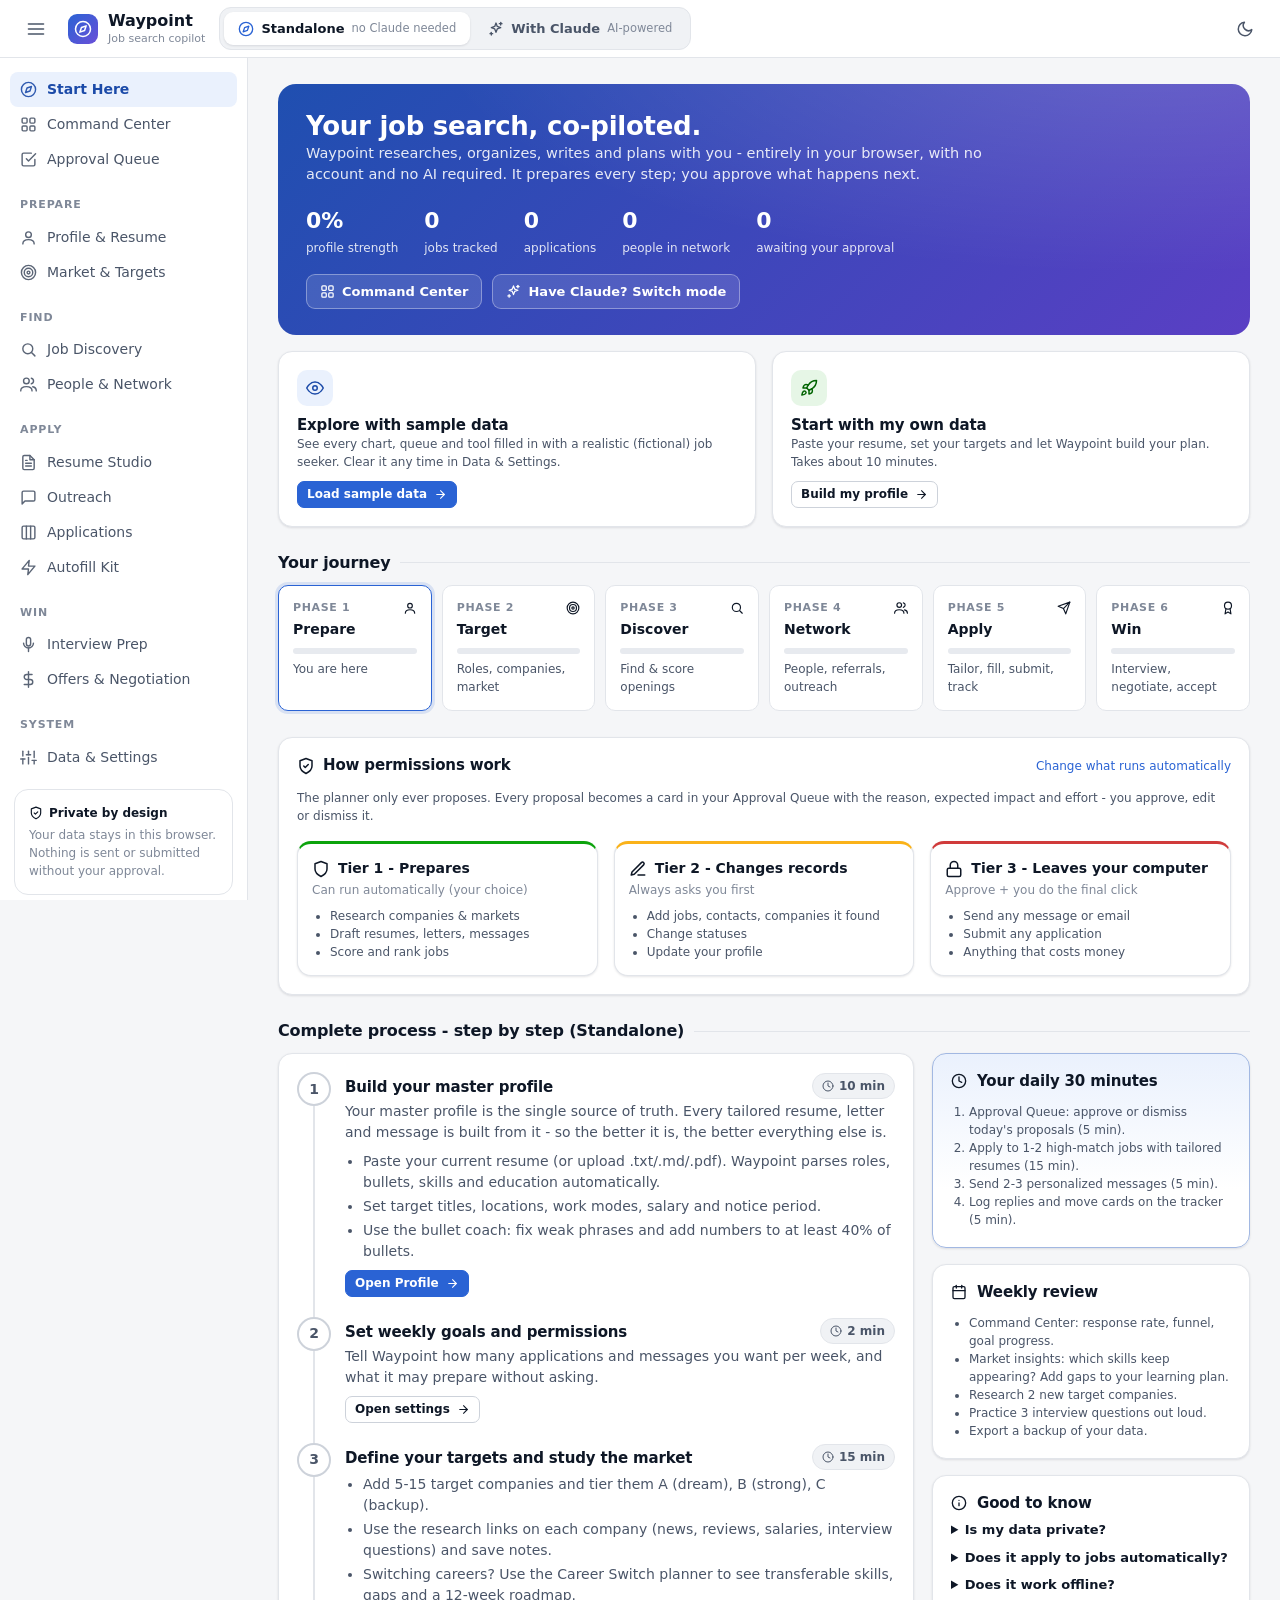
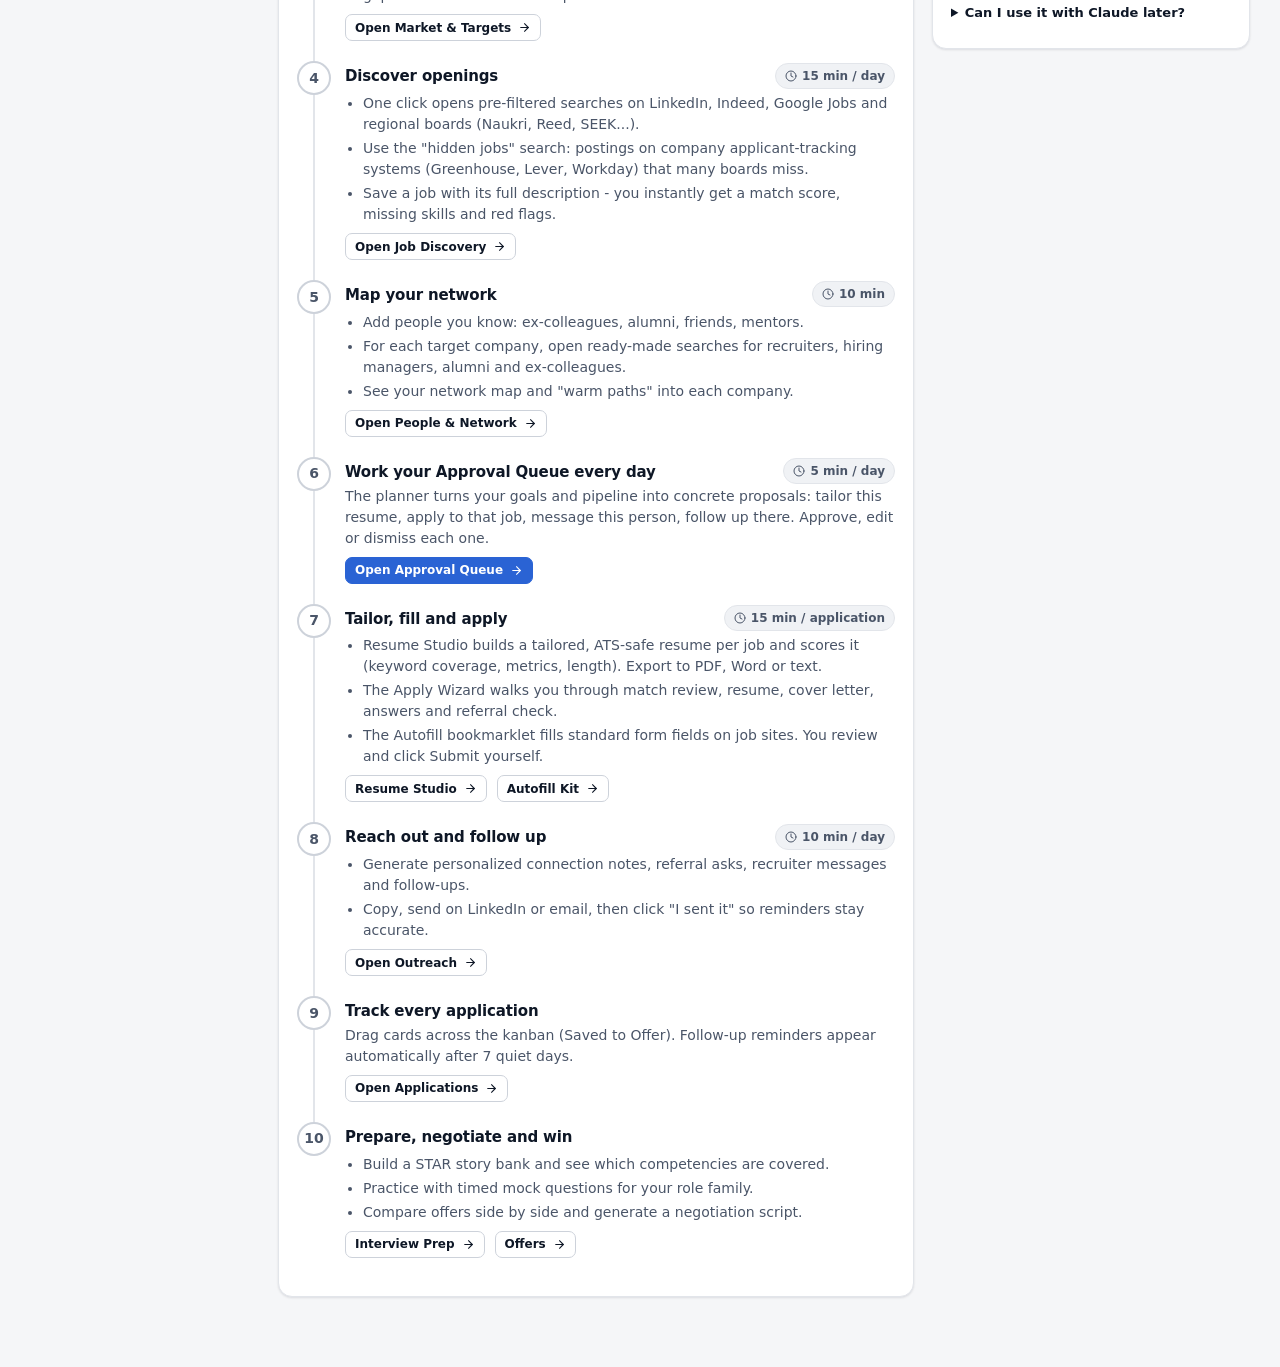
<file: project/index.html>
<!doctype html>
<html lang="en">
<head>
  <meta charset="utf-8">
  <meta name="viewport" content="width=device-width, initial-scale=1, viewport-fit=cover">
  <title>Waypoint - Job Search Copilot</title>
  <meta name="description" content="Waypoint: a private, all-in-one job search copilot. Research, networking, tailored resumes, applications, interviews and offers - with you approving every step.">
  <link rel="icon" href="data:image/svg+xml,%3Csvg xmlns='http://www.w3.org/2000/svg' viewBox='0 0 24 24' fill='none' stroke='%232a63d4' stroke-width='2.2' stroke-linecap='round' stroke-linejoin='round'%3E%3Ccircle cx='12' cy='12' r='10'/%3E%3Cpolygon points='16.2 7.8 14.1 14.1 7.8 16.2 9.9 9.9'/%3E%3C/svg%3E">
  <link rel="stylesheet" href="assets/css/app.css">
</head>
<body>
  <header id="app-header" class="app-header"></header>
  <div class="shell">
    <nav id="sidebar" class="sidebar" aria-label="Main navigation"></nav>
    <main id="main" class="main" tabindex="-1"></main>
  </div>
  <div id="print-root"></div>
  <noscript><p style="padding:24px">Waypoint needs JavaScript enabled. Everything runs locally in your browser.</p></noscript>

  <!-- Classic scripts (no build step, works from file://) -->
  <script src="assets/js/core.js"></script>
  <script src="assets/js/knowledge.js"></script>
  <script src="assets/js/store.js"></script>
  <script src="assets/js/charts.js"></script>
  <script src="assets/js/engine.js"></script>
  <script src="assets/js/claude.js"></script>
  <script src="assets/js/views/shared.js"></script>
  <script src="assets/js/views/start.js"></script>
  <script src="assets/js/views/dashboard.js"></script>
  <script src="assets/js/views/queue.js"></script>
  <script src="assets/js/views/profile.js"></script>
  <script src="assets/js/views/market.js"></script>
  <script src="assets/js/views/jobs.js"></script>
  <script src="assets/js/views/resume.js"></script>
  <script src="assets/js/views/network.js"></script>
  <script src="assets/js/views/tracker.js"></script>
  <script src="assets/js/views/apply.js"></script>
  <script src="assets/js/views/interview.js"></script>
  <script src="assets/js/views/offers.js"></script>
  <script src="assets/js/views/claudehub.js"></script>
  <script src="assets/js/views/settings.js"></script>
  <script src="assets/js/app.js"></script>
</body>
</html>
</file>
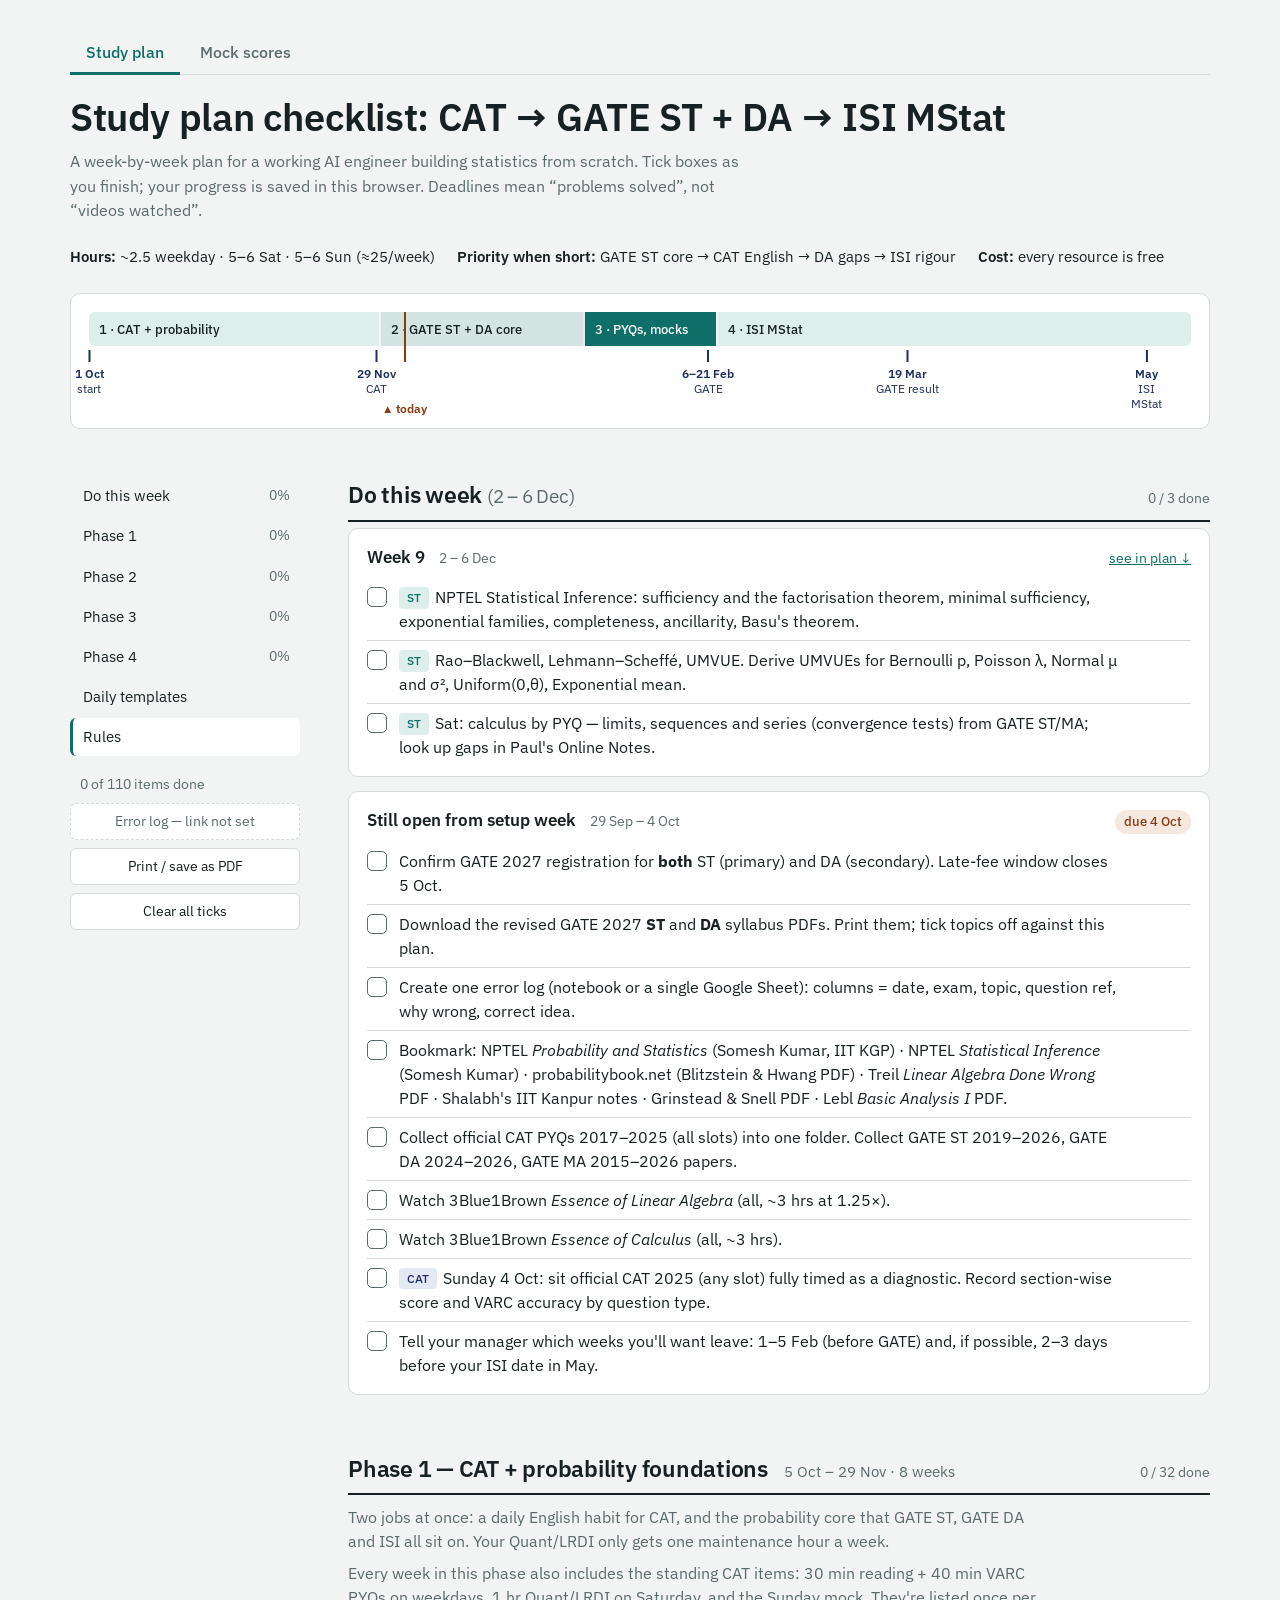
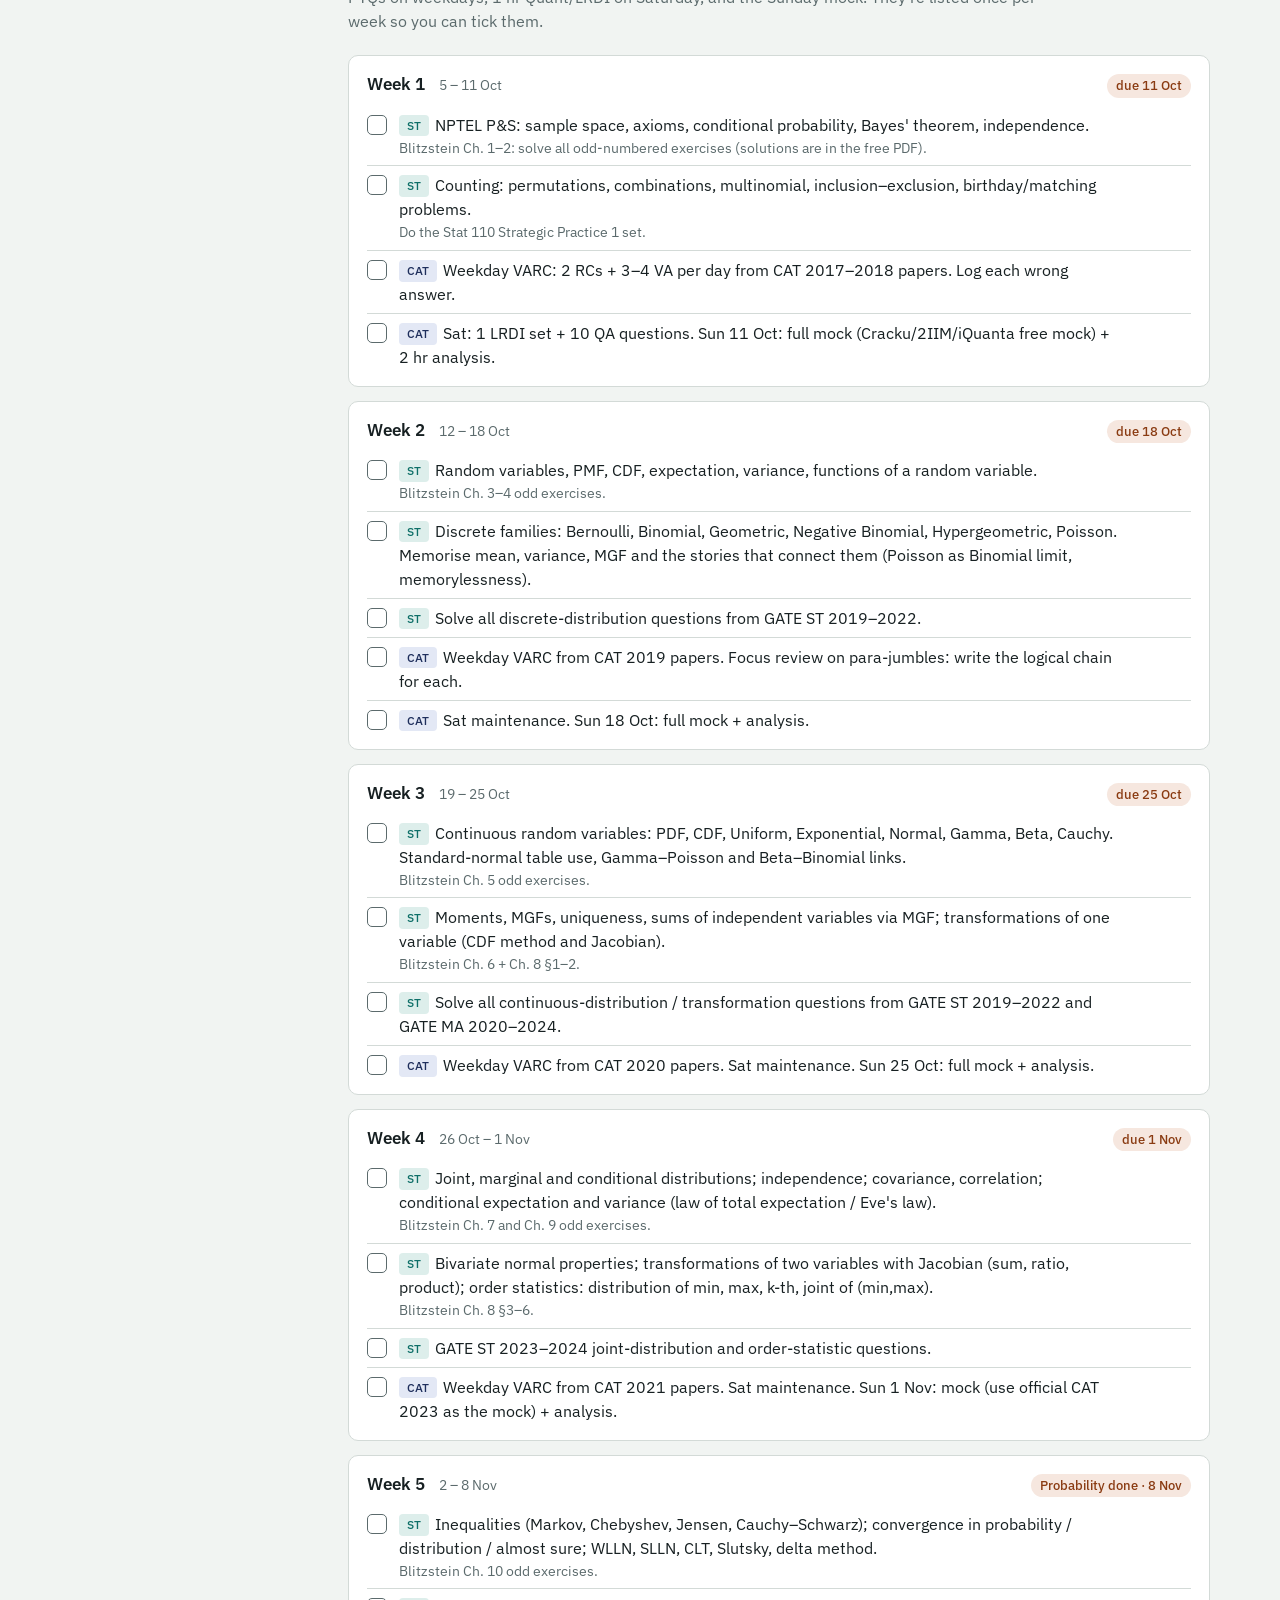
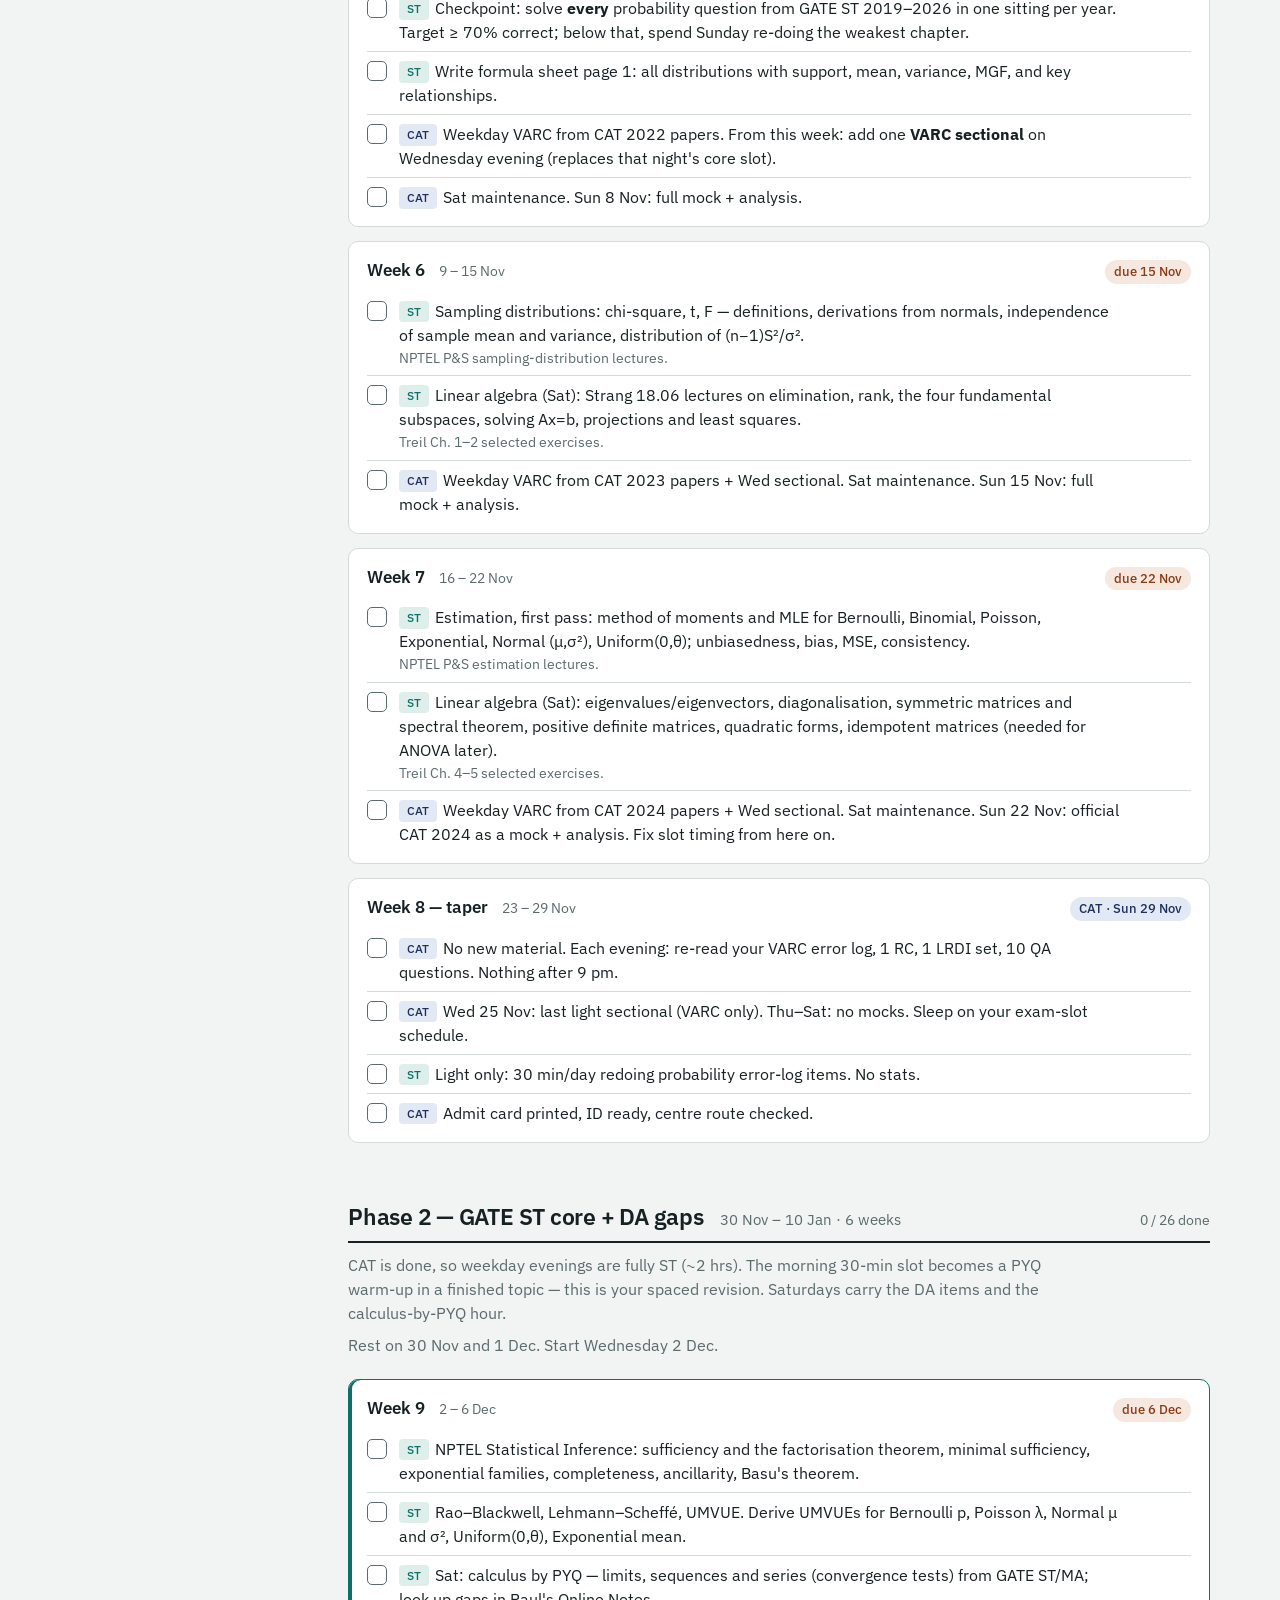
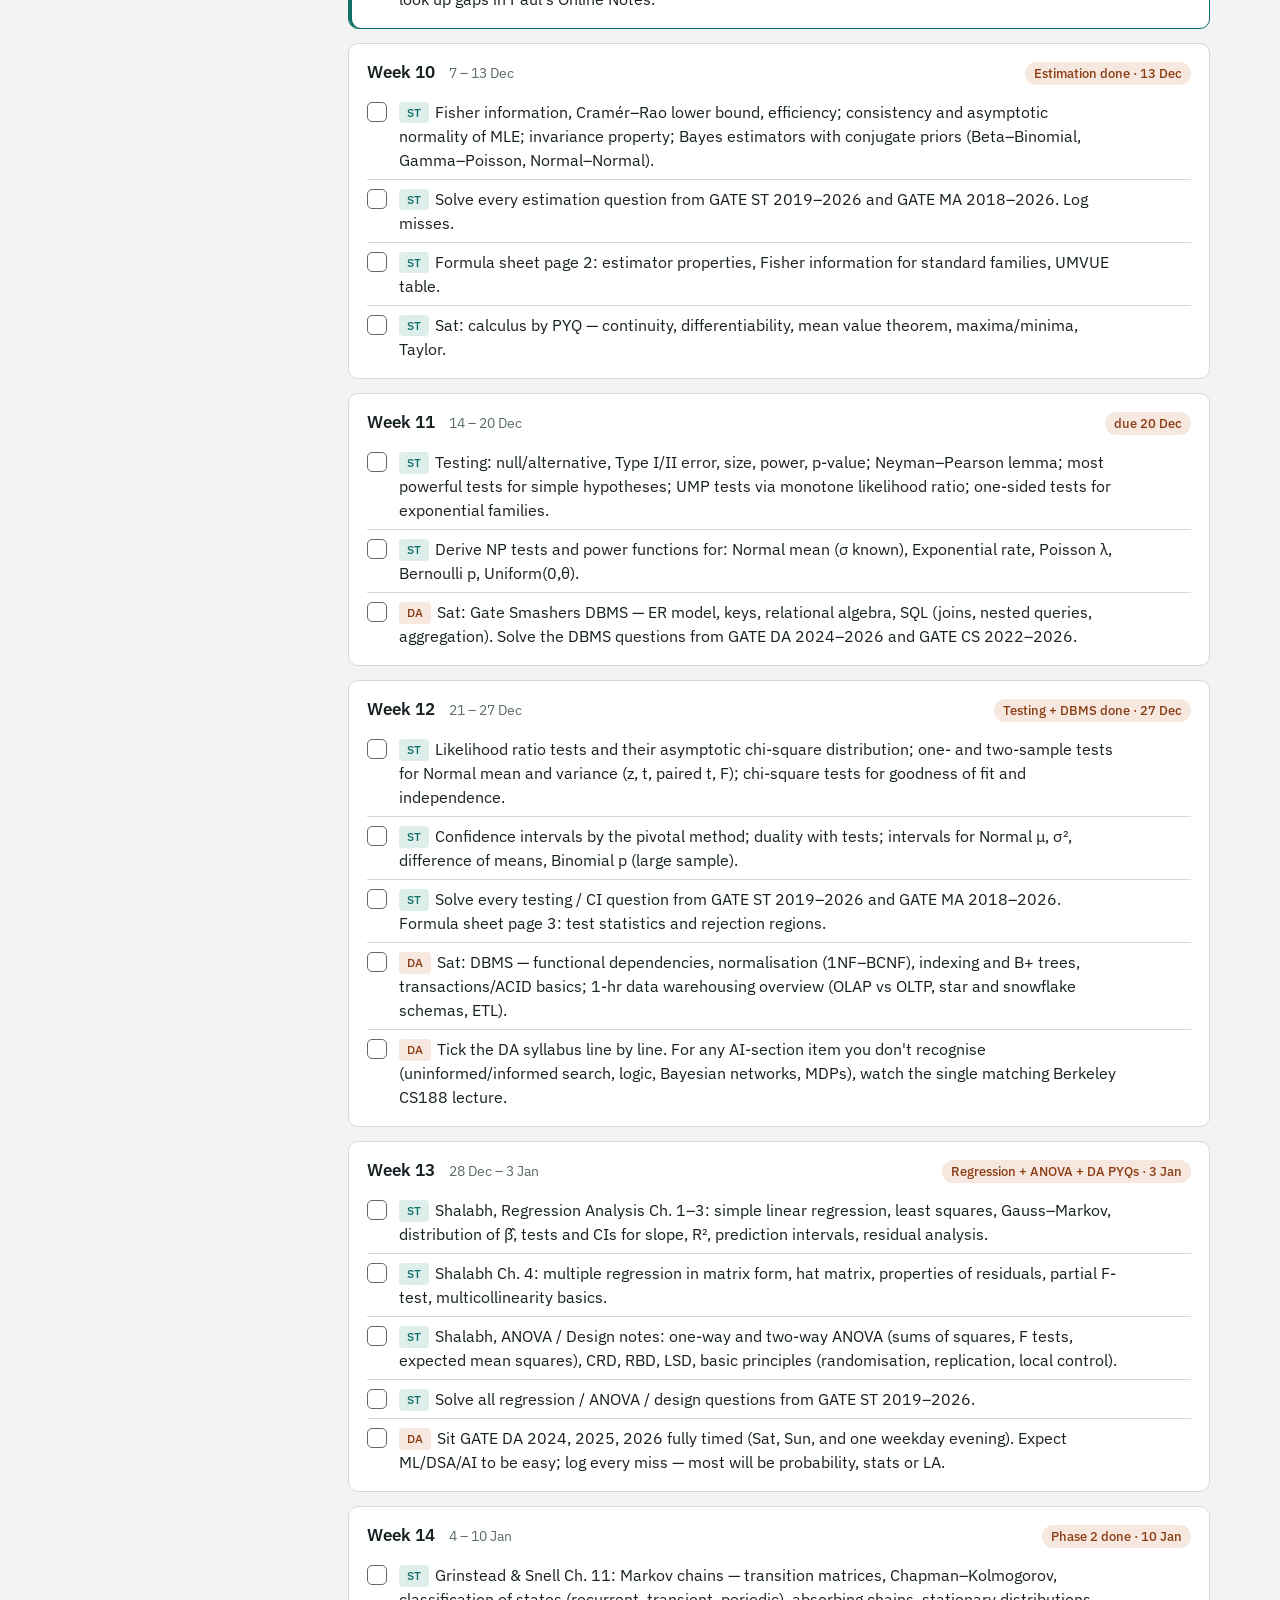
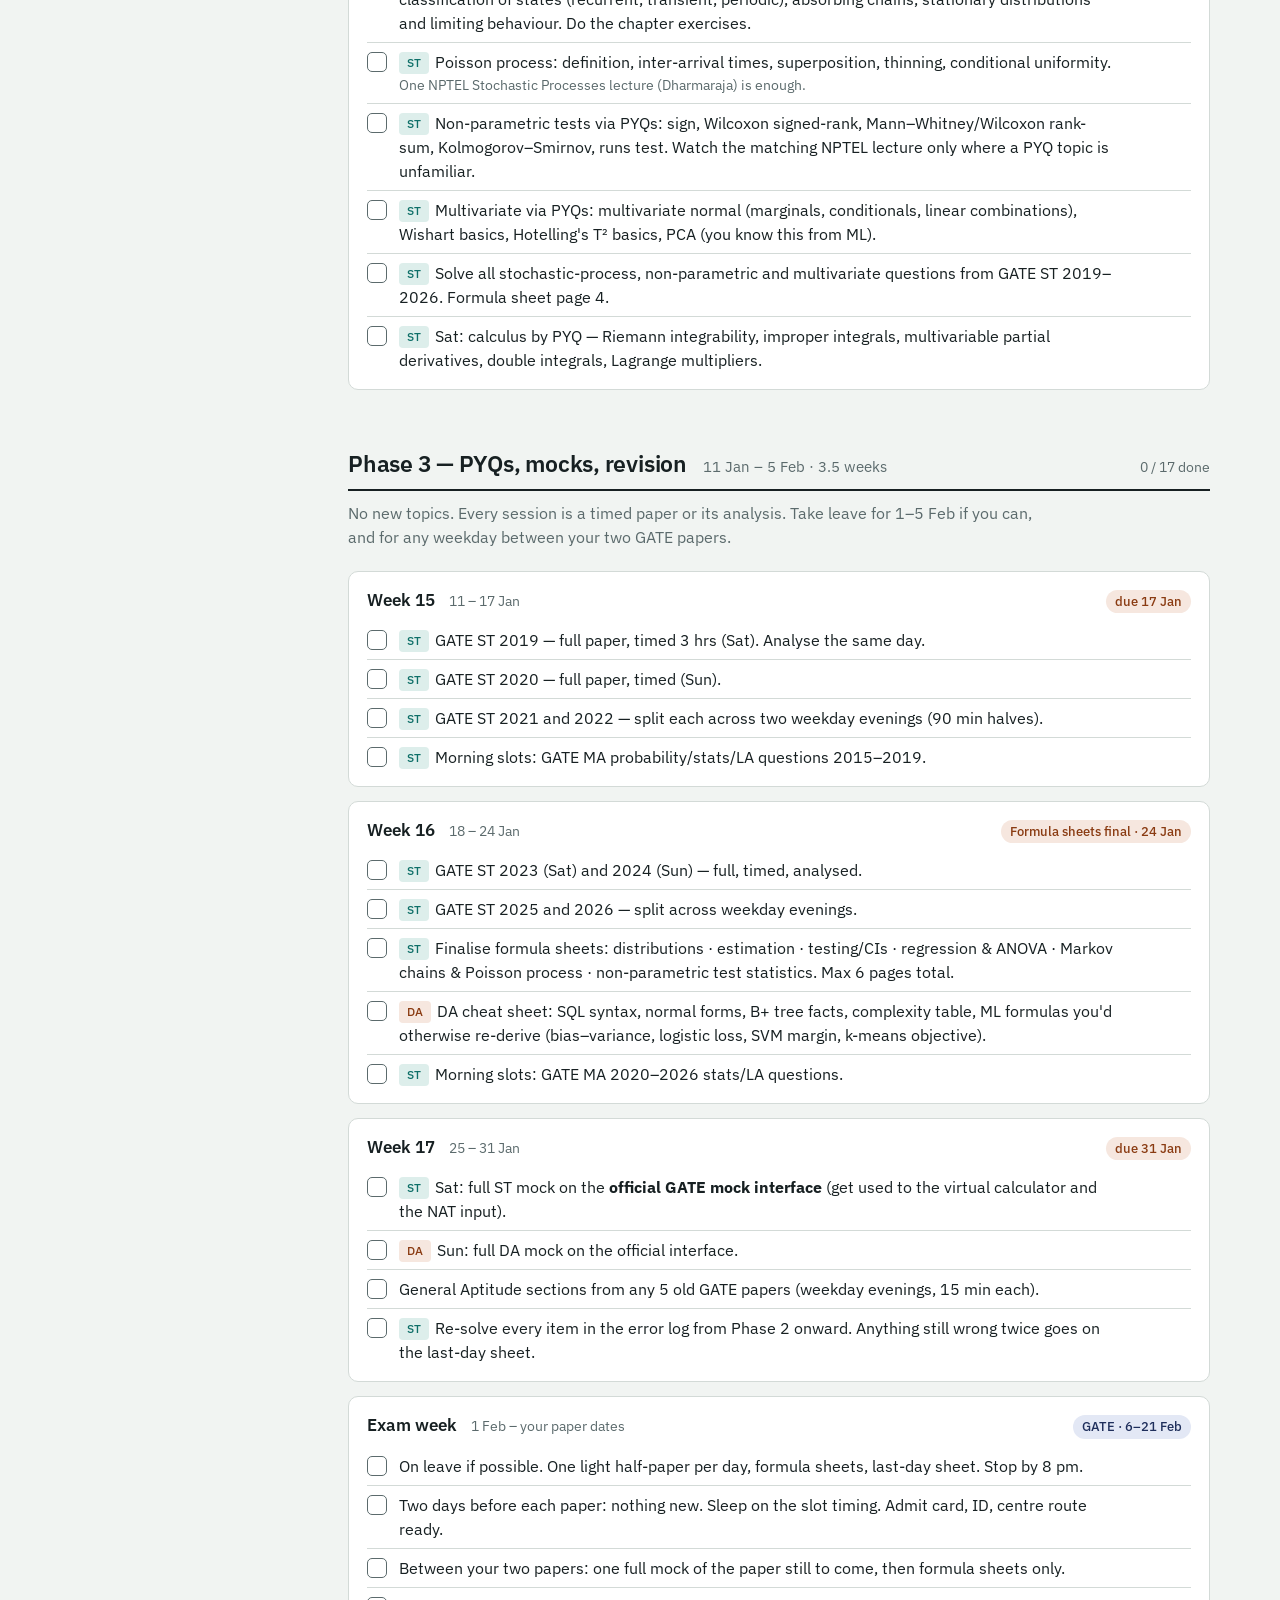
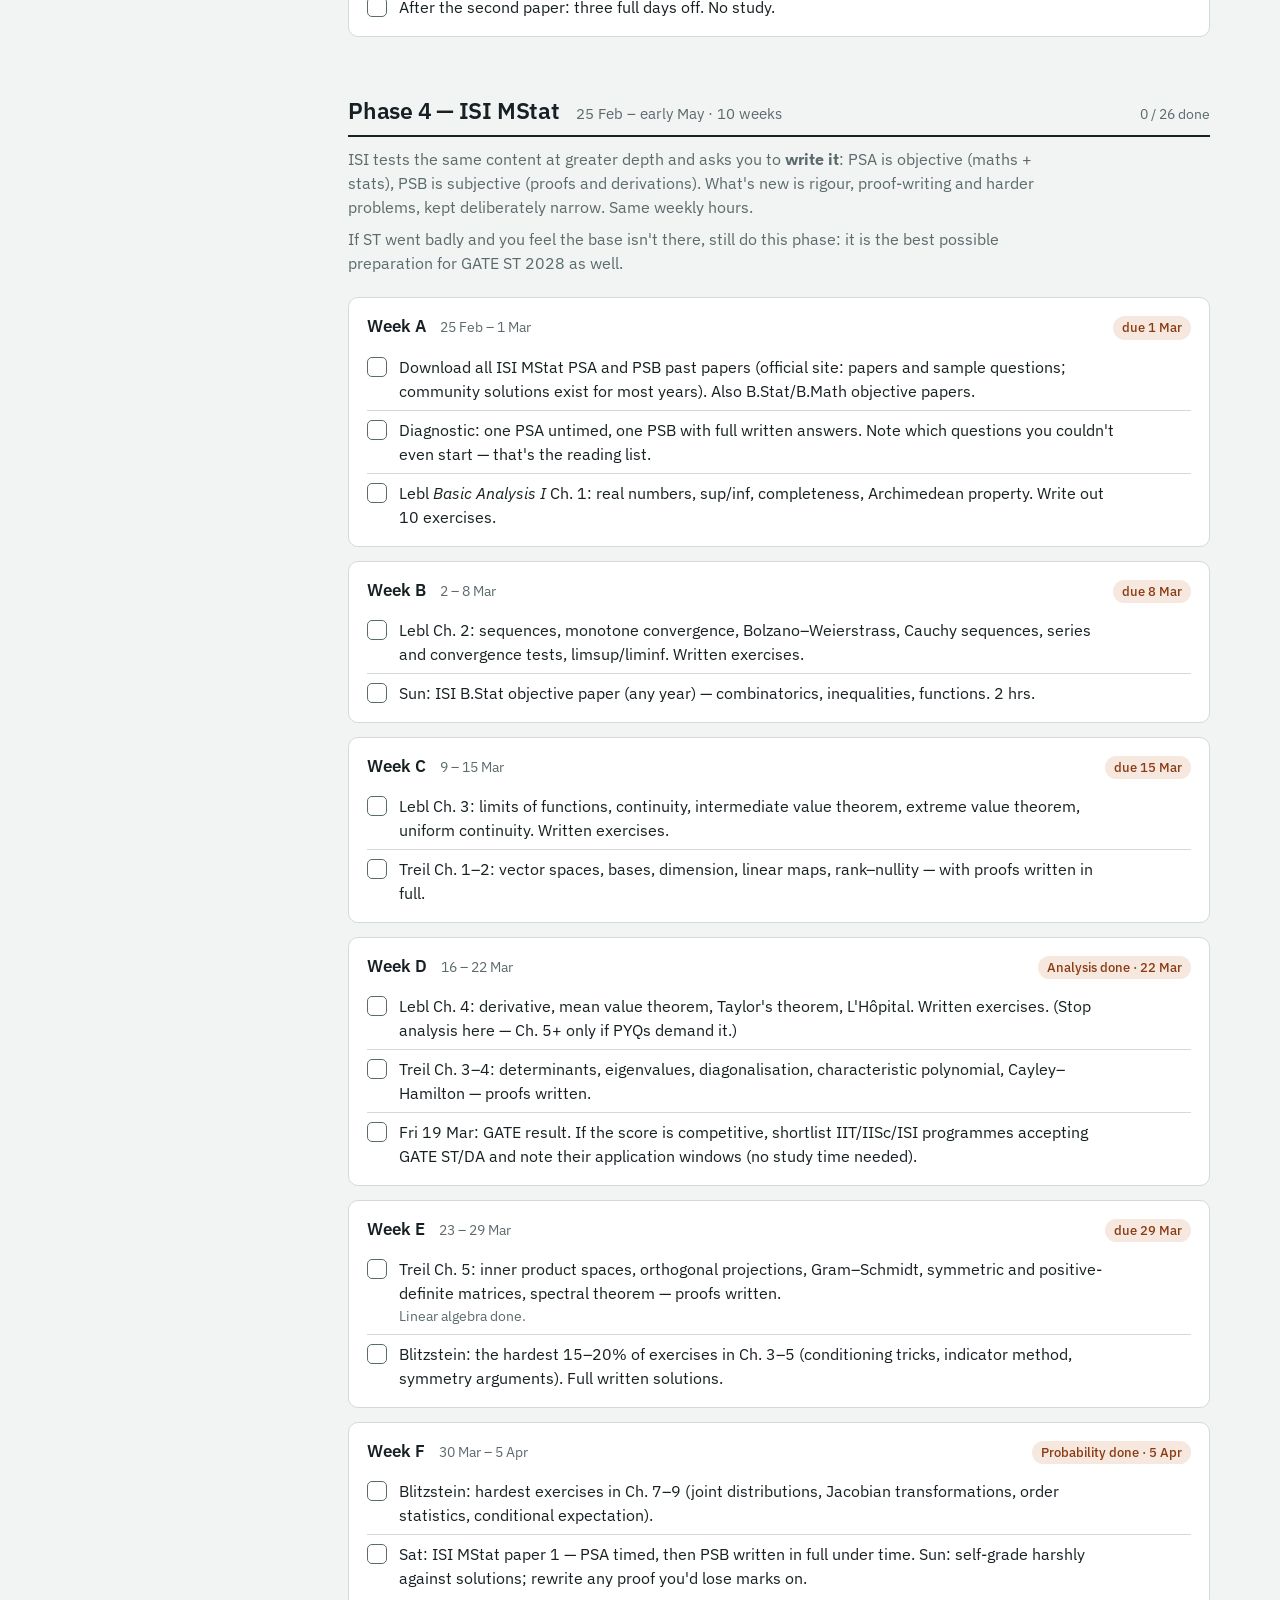
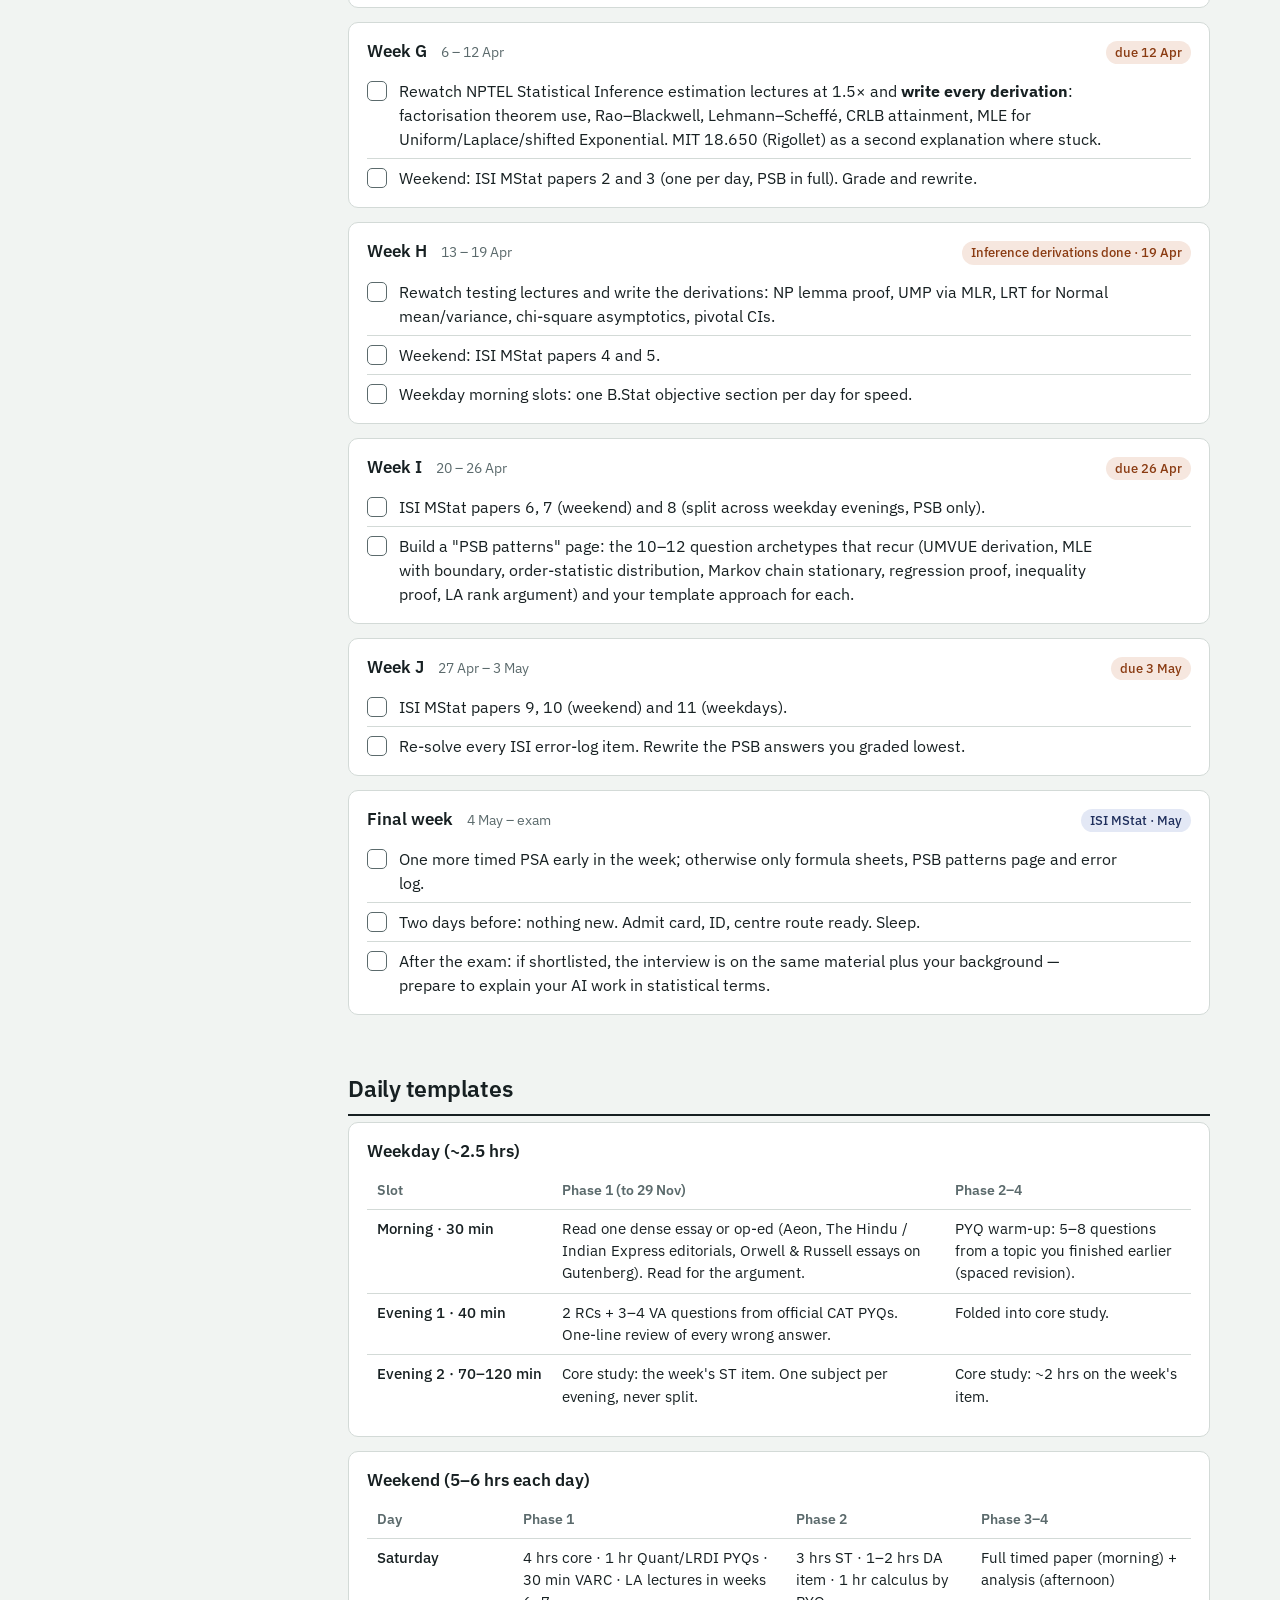
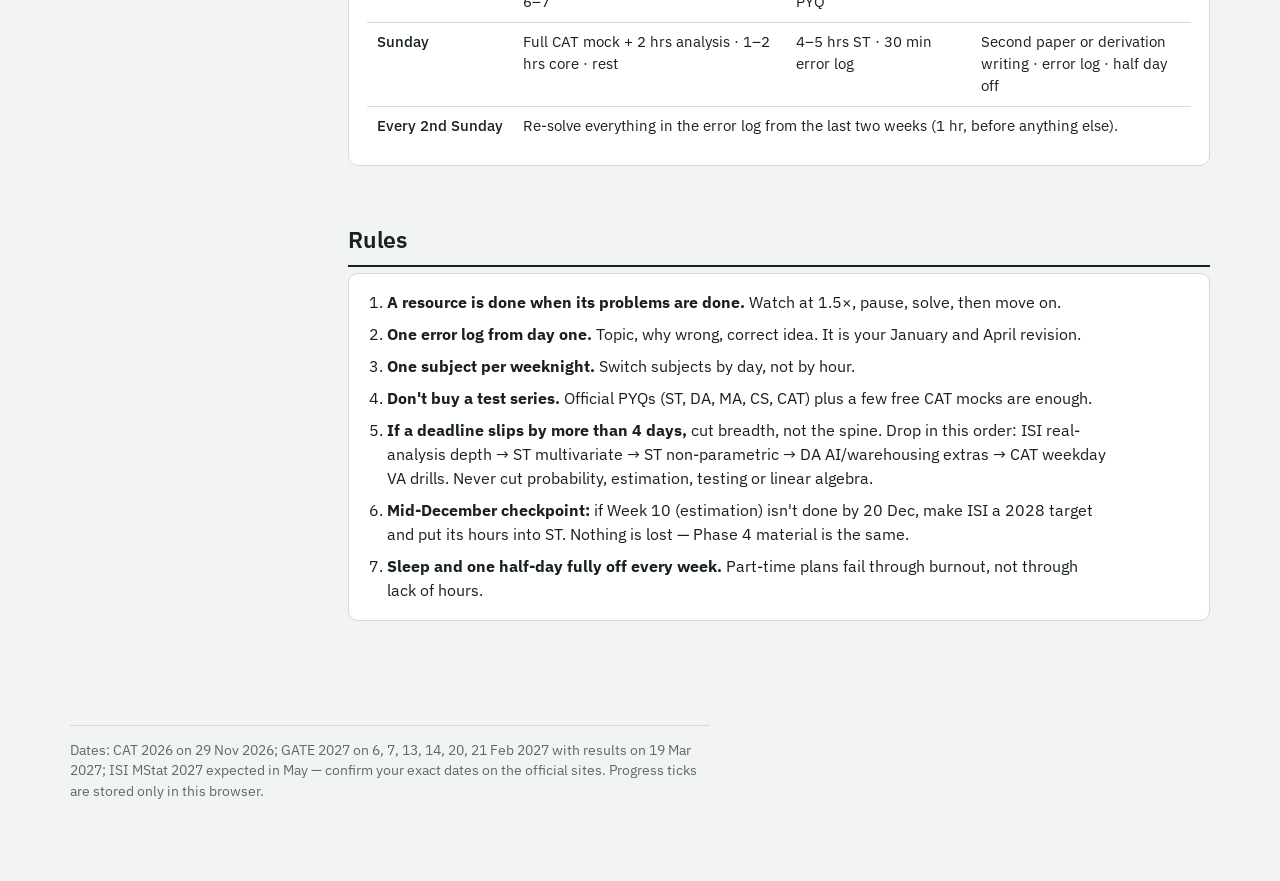
<file: Study Plan Checklist — CAT · GATE ST + DA · ISI MStat.html>
<!DOCTYPE html>
<html lang="en">
<head>
<meta charset="utf-8">
<meta name="viewport" content="width=device-width, initial-scale=1, viewport-fit=cover">
<title>Study Plan Checklist — CAT · GATE ST + DA · ISI MStat</title>
<link rel="preconnect" href="https://fonts.googleapis.com">
<link href="https://fonts.googleapis.com/css2?family=IBM+Plex+Sans:ital,wght@0,400;0,500;0,600;1,400&display=swap" rel="stylesheet">
<style>
:root{
  box-sizing:border-box;
  padding-top:env(safe-area-inset-top,0px);
  padding-bottom:env(safe-area-inset-bottom,0px);
  --bg:#F1F4F2; --surface:#FFFFFF; --ink:#172022; --muted:#5B6A6C; --line:#D3DAD7;
  --accent:#0E6F68; --accent-soft:#DDEEEB; --due:#8A3B12; --due-soft:#F6E7DF;
  --exam:#1F2F5C; --exam-soft:#E3E8F5; --bad:#A3271C; --bad-soft:#F8E1DD;
  --font:"IBM Plex Sans",-apple-system,"Segoe UI",Roboto,Helvetica,Arial,sans-serif;
}
@media (prefers-color-scheme:dark){
  :root:not([data-theme="light"]){
    --bg:#0F1514; --surface:#171F1E; --ink:#E5EBE9; --muted:#93A19E; --line:#2A3634;
    --accent:#4FB8AE; --accent-soft:#183531; --due:#E0A274; --due-soft:#3A2418;
    --exam:#A9B8E8; --exam-soft:#1D2540; --bad:#F2A49A; --bad-soft:#3D1D19;
  }
}
:root[data-theme="dark"]{
  --bg:#0F1514; --surface:#171F1E; --ink:#E5EBE9; --muted:#93A19E; --line:#2A3634;
  --accent:#4FB8AE; --accent-soft:#183531; --due:#E0A274; --due-soft:#3A2418;
  --exam:#A9B8E8; --exam-soft:#1D2540; --bad:#F2A49A; --bad-soft:#3D1D19;
}
html{scroll-padding-top:calc(env(safe-area-inset-top,0px) + 16px);}
*,*::before,*::after{box-sizing:inherit}
body{margin:0;background:var(--bg);color:var(--ink);font-family:var(--font);font-size:16px;line-height:1.5;-webkit-font-smoothing:antialiased}
a{color:var(--accent)}
img{max-width:100%}

.wrap{max-width:1180px;margin:0 auto;padding:32px 20px 80px;display:grid;grid-template-columns:1fr;gap:32px}
@media (min-width:1080px){
  .wrap{grid-template-columns:230px minmax(0,1fr);gap:48px}
  .side{position:sticky;top:24px;align-self:start}
}

/* header */
header{grid-column:1/-1}
h1{font-size:clamp(1.7rem,3.4vw,2.4rem);font-weight:600;letter-spacing:-0.01em;line-height:1.15;margin:0 0 10px}
.lede{color:var(--muted);max-width:68ch;margin:0 0 22px;font-size:1.02rem}
.facts{display:flex;flex-wrap:wrap;gap:8px 22px;font-size:.95rem;margin-bottom:26px}
.facts b{font-weight:600}

/* timeline */
.timeline{background:var(--surface);border:1px solid var(--line);border-radius:10px;padding:18px 18px 14px;overflow-x:auto}
.tl-track{position:relative;height:34px;min-width:620px;border-radius:6px;display:flex;overflow:visible}
.tl-seg{position:relative;height:100%;display:flex;align-items:center;padding-left:10px;font-size:.82rem;font-weight:500;color:var(--ink);border-right:2px solid var(--bg);white-space:nowrap;overflow:hidden}
.tl-seg:first-child{border-radius:6px 0 0 6px}.tl-seg:last-child{border-radius:0 6px 6px 0;border-right:0}
.tl-seg.p1{background:var(--accent-soft)}.tl-seg.p2{background:var(--accent-soft);filter:brightness(.96)}
.tl-seg.p3{background:var(--accent);color:#fff}.tl-seg.p4{background:var(--accent-soft)}
.tl-marks{position:relative;height:64px;min-width:620px;margin-top:4px}
.tl-mark{position:absolute;top:0;transform:translateX(-50%);text-align:center;font-size:.78rem;line-height:1.2;color:var(--exam)}
.tl-mark::before{content:"";display:block;width:2px;height:12px;background:var(--exam);margin:0 auto 4px}
.tl-mark b{display:block;font-weight:600}
/* line runs through the bar down to the tick row; label sits below the date labels so nothing overlaps */
.tl-today{position:absolute;top:-38px;width:2px;height:50px;background:var(--due);transform:translateX(-50%);pointer-events:none;z-index:1}
.tl-today span{position:absolute;top:88px;left:50%;transform:translateX(-50%);font-size:.72rem;font-weight:600;color:var(--due);white-space:nowrap}
.tl-today span::before{content:"▲ "}
.tl-today.near-start span{left:-1px;transform:none}
.tl-today.near-end span{left:auto;right:-1px;transform:none}

/* side nav */
.side nav{display:flex;flex-direction:column;gap:2px}
.side a{display:flex;justify-content:space-between;gap:10px;text-decoration:none;color:var(--ink);padding:8px 10px;border-radius:6px;font-size:.92rem;border-left:3px solid transparent}
.side a:hover{background:var(--surface)}
.side a.active{border-left-color:var(--accent);background:var(--surface)}
.side a .pct{color:var(--muted);font-variant-numeric:tabular-nums;font-size:.85rem}
/* tabs: plan vs mock scores */
.tabs{display:flex;gap:4px;border-bottom:1px solid var(--line);margin-bottom:20px}
.tabs a{padding:8px 16px;text-decoration:none;color:var(--muted);font-weight:500;border-bottom:3px solid transparent;margin-bottom:-1px}
.tabs a:hover{color:var(--ink)}
.tabs a[aria-selected="true"]{color:var(--accent);border-bottom-color:var(--accent)}
.tabs a:focus-visible{outline:2px solid var(--accent);outline-offset:2px}
body[data-view="plan"] #mocks,
body[data-view="mocks"] main>section:not(#mocks),
body[data-view="mocks"] .side nav,
body[data-view="mocks"] header>:not(.tabs):not(h1){display:none}
.side .tools{margin-top:18px;display:flex;flex-direction:column;gap:8px}
.btn{font:inherit;font-size:.88rem;padding:7px 12px;border-radius:6px;border:1px solid var(--line);background:var(--surface);color:var(--ink);cursor:pointer}
.btn:hover{border-color:var(--accent)}
.btn:focus-visible,input:focus-visible+label,.side a:focus-visible{outline:2px solid var(--accent);outline-offset:2px}
.total{font-size:.88rem;color:var(--muted);padding:0 10px}

/* main */
main{min-width:0}
section.phase{margin-bottom:56px}
.phase-head{display:flex;flex-wrap:wrap;align-items:baseline;gap:6px 16px;margin-bottom:6px;border-bottom:2px solid var(--ink);padding-bottom:8px}
.phase-head h2{font-size:1.45rem;font-weight:600;margin:0;letter-spacing:-0.01em}
.phase-head .dates{color:var(--muted);font-size:.95rem}
.phase-head .prog{margin-left:auto;font-size:.9rem;color:var(--muted);font-variant-numeric:tabular-nums}
.phase-intro{color:var(--muted);max-width:70ch;margin:10px 0 22px}
.phase-intro p{margin:0 0 8px}

.block{background:var(--surface);border:1px solid var(--line);border-radius:10px;padding:16px 18px 10px;margin-bottom:14px}
.block-head{display:flex;flex-wrap:wrap;align-items:baseline;gap:4px 14px;margin-bottom:8px}
.block-head h3{font-size:1.05rem;font-weight:600;margin:0}
.block-head .when{color:var(--muted);font-size:.9rem}
.due{margin-left:auto;font-size:.8rem;font-weight:500;color:var(--due);background:var(--due-soft);padding:2px 9px;border-radius:999px;white-space:nowrap}
.due.exam{color:var(--exam);background:var(--exam-soft)}
.note{font-size:.9rem;color:var(--muted);margin:0 0 8px;max-width:70ch}
.block.current{border-color:var(--accent);box-shadow:inset 3px 0 0 var(--accent)}
.tw-jump{margin-left:auto;font-size:.85rem}
#tw-range{font-weight:400;color:var(--muted);font-size:.8em}

ul.check{list-style:none;margin:0;padding:0}
ul.check li{display:grid;grid-template-columns:22px 1fr;gap:10px;padding:7px 0;border-top:1px solid var(--line);align-items:start}
ul.check li:first-child{border-top:0}
ul.check input{appearance:none;-webkit-appearance:none;width:20px;height:20px;margin:2px 0 0;border:1.5px solid var(--muted);border-radius:5px;background:var(--surface);cursor:pointer;position:relative}
ul.check input:checked{background:var(--accent);border-color:var(--accent)}
ul.check input:checked::after{content:"";position:absolute;left:6px;top:2px;width:5px;height:10px;border:solid #fff;border-width:0 2px 2px 0;transform:rotate(45deg)}
ul.check label{cursor:pointer;max-width:72ch}
ul.check input:checked+label{color:var(--muted);text-decoration:line-through;text-decoration-color:var(--line)}
ul.check label small{display:block;color:var(--muted);font-size:.86rem;margin-top:1px}
.tag{display:inline-block;font-size:.74rem;font-weight:500;padding:1px 7px;border-radius:4px;margin-right:6px;vertical-align:1px;background:var(--bg);color:var(--muted);border:1px solid var(--line)}
.tag.cat{color:var(--exam);border-color:transparent;background:var(--exam-soft)}
.tag.st{color:var(--accent);border-color:transparent;background:var(--accent-soft)}
.tag.da{color:var(--due);border-color:transparent;background:var(--due-soft)}

/* templates table */
table{border-collapse:collapse;width:100%;font-size:.93rem}
.tbl{overflow-x:auto;margin:6px 0 10px}
th,td{text-align:left;padding:8px 10px;border-top:1px solid var(--line);vertical-align:top}
th{font-weight:600;border-top:0;color:var(--muted);font-size:.86rem}
td:first-child{white-space:nowrap;font-weight:500}

.rules ol{margin:0;padding-left:20px}
.rules li{margin:0 0 8px;max-width:72ch}

/* error-log link */
.side .tools a.btn{display:block;text-align:center;border:1px solid var(--line);padding:7px 12px;font-size:.88rem;color:var(--ink)}
.side .tools a.btn.off{color:var(--muted);border-style:dashed;cursor:help}

/* mock score tracker */
.legend{display:flex;flex-wrap:wrap;gap:6px 18px;font-size:.85rem;color:var(--muted);margin:0 0 18px}
.mock-tools{display:flex;flex-wrap:wrap;gap:8px 14px;align-items:center;margin:0 0 10px}
.mock-tools .hint{color:var(--muted);font-size:.86rem}
.mt{overflow-x:auto;-webkit-overflow-scrolling:touch;border:1px solid var(--line);border-radius:8px;margin:0 0 10px}
.mt table{width:max-content;min-width:100%;font-size:.88rem}
.mt th,.mt td{padding:6px 9px;vertical-align:middle;white-space:nowrap;font-variant-numeric:tabular-nums}
.mt th:first-child,.mt td:first-child{position:sticky;left:0;z-index:1;background:var(--surface);border-right:1px solid var(--line);min-width:120px}
.mt .sum{background:var(--bg)}
.mt .mock{border-left:1px solid var(--line);text-align:center}
.mt tr.total td{font-weight:600;border-top:2px solid var(--line)}
.mt input{font:inherit;font-size:.88rem;width:66px;padding:4px 6px;border:1px solid var(--line);border-radius:5px;background:var(--surface);color:var(--ink);font-variant-numeric:tabular-nums}
.mt input:focus-visible{outline:2px solid var(--accent);outline-offset:1px}
.mt input.nm{width:92px;font-weight:500}
.mt input[type=date]{width:132px;margin-top:4px;font-size:.8rem;color:var(--muted)}
.mt .mh{display:flex;gap:4px;align-items:center;justify-content:center}
.mt .x{font:inherit;line-height:1;width:24px;height:24px;border:1px solid transparent;border-radius:5px;background:none;color:var(--muted);cursor:pointer}
.mt .x:hover{border-color:var(--bad);color:var(--bad)}
.mt small{display:block;color:var(--muted);font-size:.76rem;font-weight:400}
.mt .empty{color:var(--muted);font-style:italic;font-weight:400}
.pill{display:inline-block;font-size:.78rem;font-weight:600;padding:2px 9px;border-radius:999px;white-space:nowrap}
.pill.good{color:var(--accent);background:var(--accent-soft)}
.pill.warn{color:var(--due);background:var(--due-soft)}
.pill.bad{color:var(--bad);background:var(--bad-soft)}
.pill.none{color:var(--muted);background:var(--bg);border:1px solid var(--line)}
.prio{display:inline-block;margin-left:6px;font-size:.72rem;font-weight:600;color:var(--bad)}
.up{color:var(--accent)}.down{color:var(--bad)}.flat{color:var(--muted)}

footer{grid-column:1/-1;color:var(--muted);font-size:.85rem;border-top:1px solid var(--line);padding-top:14px;max-width:80ch}

@media (prefers-reduced-motion:no-preference){ul.check label{transition:color .15s}}
@media print{
  body{background:#fff;color:#000;font-size:11.5px}
  .wrap{display:block;padding:0;max-width:none}
  .side,.tl-today,.mock-tools .btn,.mt .x{display:none}
  .mt{overflow:visible}
  .block,.timeline{border-color:#bbb;break-inside:avoid;box-shadow:none}
  section.phase{break-before:page}
  section.phase:first-of-type{break-before:auto}
  ul.check input{border-color:#000}
  a{color:#000;text-decoration:none}
}
</style>
</head>
<body>
<div class="wrap">

<header>
  <div class="tabs" role="tablist">
    <a role="tab" href="#plan" data-tab="plan">Study plan</a>
    <a role="tab" href="#mocks" data-tab="mocks">Mock scores</a>
  </div>
  <h1>Study plan checklist: CAT → GATE ST + DA → ISI MStat</h1>
  <p class="lede">A week-by-week plan for a working AI engineer building statistics from scratch. Tick boxes as you finish; your progress is saved in this browser. Deadlines mean “problems solved”, not “videos watched”.</p>
  <div class="facts">
    <span><b>Hours:</b> ~2.5 weekday · 5–6 Sat · 5–6 Sun (≈25/week)</span>
    <span><b>Priority when short:</b> GATE ST core → CAT English → DA gaps → ISI rigour</span>
    <span><b>Cost:</b> every resource is free</span>
  </div>
  <div class="timeline" aria-label="Timeline of phases and exams">
    <div class="tl-track" id="tltrack">
      <div class="tl-seg p1" style="flex:60">1 · CAT + probability</div>
      <div class="tl-seg p2" style="flex:41">2 · GATE ST + DA core</div>
      <div class="tl-seg p3" style="flex:26">3 · PYQs, mocks</div>
      <div class="tl-seg p4" style="flex:99">4 · ISI MStat</div>
    </div>
    <div class="tl-marks" id="tlmarks">
      <div class="tl-mark" style="left:0%"><b>1 Oct</b>start</div>
      <div class="tl-mark" style="left:26.1%"><b>29 Nov</b>CAT</div>
      <div class="tl-mark" style="left:56.2%"><b>6–21 Feb</b>GATE</div>
      <div class="tl-mark" style="left:74.3%"><b>19 Mar</b>GATE result</div>
      <div class="tl-mark" style="left:96%"><b>May</b>ISI MStat</div>
    </div>
  </div>
</header>

<aside class="side">
  <nav id="nav">
    <a href="#today">Do this week<span class="pct" data-pct="today"></span></a>
    <a href="#p1">Phase 1<span class="pct" data-pct="p1"></span></a>
    <a href="#p2">Phase 2<span class="pct" data-pct="p2"></span></a>
    <a href="#p3">Phase 3<span class="pct" data-pct="p3"></span></a>
    <a href="#p4">Phase 4<span class="pct" data-pct="p4"></span></a>
    <a href="#templates">Daily templates</a>
    <a href="#rules">Rules</a>
  </nav>
  <div class="tools">
    <div class="total" id="total"></div>
    <a class="btn" data-errorlog target="_blank" rel="noopener">Open error log ↗</a>
    <button class="btn" onclick="window.print()">Print / save as PDF</button>
    <button class="btn" id="reset">Clear all ticks</button>
  </div>
</aside>

<main>

<!-- ============ TODAY ============ -->
<section class="phase" id="today">
  <div class="phase-head"><h2>Do this week <span id="tw-range"></span></h2><span class="prog" data-prog="today"></span></div>
  <!-- filled from the matching week block by the script, ticks stay in sync with the plan -->
  <div class="block" id="tw-block" hidden>
    <div class="block-head"><h3 id="tw-title"></h3><span class="when" id="tw-when"></span><a class="tw-jump" id="tw-jump">see in plan ↓</a></div>
    <ul class="check mirror" data-phase="today" id="tw-list"></ul>
  </div>
  <div class="block" id="setup-block">
    <div class="block-head"><h3>Setup week</h3><span class="when">29 Sep – 4 Oct</span><span class="due">due 4 Oct</span></div>
    <ul class="check" data-phase="setup">
      <li><input type="checkbox" id="t1"><label for="t1">Confirm GATE 2027 registration for <b>both</b> ST (primary) and DA (secondary). Late-fee window closes 5 Oct.</label></li>
      <li><input type="checkbox" id="t2"><label for="t2">Download the revised GATE 2027 <b>ST</b> and <b>DA</b> syllabus PDFs. Print them; tick topics off against this plan.</label></li>
      <li><input type="checkbox" id="t3"><label for="t3">Create one error log (notebook or a single Google Sheet): columns = date, exam, topic, question ref, why wrong, correct idea.</label></li>
      <li><input type="checkbox" id="t4"><label for="t4">Bookmark: NPTEL <i>Probability and Statistics</i> (Somesh Kumar, IIT KGP) · NPTEL <i>Statistical Inference</i> (Somesh Kumar) · probabilitybook.net (Blitzstein &amp; Hwang PDF) · Treil <i>Linear Algebra Done Wrong</i> PDF · Shalabh's IIT Kanpur notes · Grinstead &amp; Snell PDF · Lebl <i>Basic Analysis I</i> PDF.</label></li>
      <li><input type="checkbox" id="t5"><label for="t5">Collect official CAT PYQs 2017–2025 (all slots) into one folder. Collect GATE ST 2019–2026, GATE DA 2024–2026, GATE MA 2015–2026 papers.</label></li>
      <li><input type="checkbox" id="t6"><label for="t6">Watch 3Blue1Brown <i>Essence of Linear Algebra</i> (all, ~3 hrs at 1.25×).</label></li>
      <li><input type="checkbox" id="t7"><label for="t7">Watch 3Blue1Brown <i>Essence of Calculus</i> (all, ~3 hrs).</label></li>
      <li><input type="checkbox" id="t8"><label for="t8"><span class="tag cat">CAT</span>Sunday 4 Oct: sit official CAT 2025 (any slot) fully timed as a diagnostic. Record section-wise score and VARC accuracy by question type.</label></li>
      <li><input type="checkbox" id="t9"><label for="t9">Tell your manager which weeks you'll want leave: 1–5 Feb (before GATE) and, if possible, 2–3 days before your ISI date in May.</label></li>
    </ul>
  </div>
</section>

<!-- ============ MOCK SCORES ============ -->
<section class="phase" id="mocks">
  <div class="phase-head"><h2>Mock score tracker</h2><span class="dates">section-wise marks, one column per mock</span></div>
  <div class="phase-intro">
    <p>Add a column after every mock and enter marks for each section (negatives are fine). Scroll sideways as the columns pile up. Verdicts compare the average of your <b>last 3 mocks</b> with the target % for that section; edit Max and Target to match the paper and your goal. Every wrong answer still goes in the <a data-errorlog target="_blank" rel="noopener">error log</a>.</p>
  </div>
  <div class="legend">
    <span><span class="pill good">Maintain</span> recent avg at or above target</span>
    <span><span class="pill warn">Watch</span> above target but last mock dipped ≥ 5 pts, or within 10 pts of target and rising</span>
    <span><span class="pill bad">Focus</span> below target and not closing the gap</span>
  </div>
  <div id="mockhost"></div>
</section>

<!-- ============ PHASE 1 ============ -->
<section class="phase" id="p1">
  <div class="phase-head"><h2>Phase 1 — CAT + probability foundations</h2><span class="dates">5 Oct – 29 Nov · 8 weeks</span><span class="prog" data-prog="p1"></span></div>
  <div class="phase-intro">
    <p>Two jobs at once: a daily English habit for CAT, and the probability core that GATE ST, GATE DA and ISI all sit on. Your Quant/LRDI only gets one maintenance hour a week.</p>
    <p>Every week in this phase also includes the standing CAT items: 30 min reading + 40 min VARC PYQs on weekdays, 1 hr Quant/LRDI on Saturday, and the Sunday mock. They're listed once per week so you can tick them.</p>
  </div>

  <div class="block">
    <div class="block-head"><h3>Week 1</h3><span class="when">5 – 11 Oct</span><span class="due">due 11 Oct</span></div>
    <ul class="check" data-phase="p1">
      <li><input type="checkbox" id="w1a"><label for="w1a"><span class="tag st">ST</span>NPTEL P&amp;S: sample space, axioms, conditional probability, Bayes' theorem, independence. <small>Blitzstein Ch. 1–2: solve all odd-numbered exercises (solutions are in the free PDF).</small></label></li>
      <li><input type="checkbox" id="w1b"><label for="w1b"><span class="tag st">ST</span>Counting: permutations, combinations, multinomial, inclusion–exclusion, birthday/matching problems. <small>Do the Stat 110 Strategic Practice 1 set.</small></label></li>
      <li><input type="checkbox" id="w1c"><label for="w1c"><span class="tag cat">CAT</span>Weekday VARC: 2 RCs + 3–4 VA per day from CAT 2017–2018 papers. Log each wrong answer.</label></li>
      <li><input type="checkbox" id="w1d"><label for="w1d"><span class="tag cat">CAT</span>Sat: 1 LRDI set + 10 QA questions. Sun 11 Oct: full mock (Cracku/2IIM/iQuanta free mock) + 2 hr analysis.</label></li>
    </ul>
  </div>

  <div class="block">
    <div class="block-head"><h3>Week 2</h3><span class="when">12 – 18 Oct</span><span class="due">due 18 Oct</span></div>
    <ul class="check" data-phase="p1">
      <li><input type="checkbox" id="w2a"><label for="w2a"><span class="tag st">ST</span>Random variables, PMF, CDF, expectation, variance, functions of a random variable. <small>Blitzstein Ch. 3–4 odd exercises.</small></label></li>
      <li><input type="checkbox" id="w2b"><label for="w2b"><span class="tag st">ST</span>Discrete families: Bernoulli, Binomial, Geometric, Negative Binomial, Hypergeometric, Poisson. Memorise mean, variance, MGF and the stories that connect them (Poisson as Binomial limit, memorylessness).</label></li>
      <li><input type="checkbox" id="w2c"><label for="w2c"><span class="tag st">ST</span>Solve all discrete-distribution questions from GATE ST 2019–2022.</label></li>
      <li><input type="checkbox" id="w2d"><label for="w2d"><span class="tag cat">CAT</span>Weekday VARC from CAT 2019 papers. Focus review on para-jumbles: write the logical chain for each.</label></li>
      <li><input type="checkbox" id="w2e"><label for="w2e"><span class="tag cat">CAT</span>Sat maintenance. Sun 18 Oct: full mock + analysis.</label></li>
    </ul>
  </div>

  <div class="block">
    <div class="block-head"><h3>Week 3</h3><span class="when">19 – 25 Oct</span><span class="due">due 25 Oct</span></div>
    <ul class="check" data-phase="p1">
      <li><input type="checkbox" id="w3a"><label for="w3a"><span class="tag st">ST</span>Continuous random variables: PDF, CDF, Uniform, Exponential, Normal, Gamma, Beta, Cauchy. Standard-normal table use, Gamma–Poisson and Beta–Binomial links. <small>Blitzstein Ch. 5 odd exercises.</small></label></li>
      <li><input type="checkbox" id="w3b"><label for="w3b"><span class="tag st">ST</span>Moments, MGFs, uniqueness, sums of independent variables via MGF; transformations of one variable (CDF method and Jacobian). <small>Blitzstein Ch. 6 + Ch. 8 §1–2.</small></label></li>
      <li><input type="checkbox" id="w3c"><label for="w3c"><span class="tag st">ST</span>Solve all continuous-distribution / transformation questions from GATE ST 2019–2022 and GATE MA 2020–2024.</label></li>
      <li><input type="checkbox" id="w3d"><label for="w3d"><span class="tag cat">CAT</span>Weekday VARC from CAT 2020 papers. Sat maintenance. Sun 25 Oct: full mock + analysis.</label></li>
    </ul>
  </div>

  <div class="block">
    <div class="block-head"><h3>Week 4</h3><span class="when">26 Oct – 1 Nov</span><span class="due">due 1 Nov</span></div>
    <ul class="check" data-phase="p1">
      <li><input type="checkbox" id="w4a"><label for="w4a"><span class="tag st">ST</span>Joint, marginal and conditional distributions; independence; covariance, correlation; conditional expectation and variance (law of total expectation / Eve's law). <small>Blitzstein Ch. 7 and Ch. 9 odd exercises.</small></label></li>
      <li><input type="checkbox" id="w4b"><label for="w4b"><span class="tag st">ST</span>Bivariate normal properties; transformations of two variables with Jacobian (sum, ratio, product); order statistics: distribution of min, max, k-th, joint of (min,max). <small>Blitzstein Ch. 8 §3–6.</small></label></li>
      <li><input type="checkbox" id="w4c"><label for="w4c"><span class="tag st">ST</span>GATE ST 2023–2024 joint-distribution and order-statistic questions.</label></li>
      <li><input type="checkbox" id="w4d"><label for="w4d"><span class="tag cat">CAT</span>Weekday VARC from CAT 2021 papers. Sat maintenance. Sun 1 Nov: mock (use official CAT 2023 as the mock) + analysis.</label></li>
    </ul>
  </div>

  <div class="block">
    <div class="block-head"><h3>Week 5</h3><span class="when">2 – 8 Nov</span><span class="due">Probability done · 8 Nov</span></div>
    <ul class="check" data-phase="p1">
      <li><input type="checkbox" id="w5a"><label for="w5a"><span class="tag st">ST</span>Inequalities (Markov, Chebyshev, Jensen, Cauchy–Schwarz); convergence in probability / distribution / almost sure; WLLN, SLLN, CLT, Slutsky, delta method. <small>Blitzstein Ch. 10 odd exercises.</small></label></li>
      <li><input type="checkbox" id="w5b"><label for="w5b"><span class="tag st">ST</span>Checkpoint: solve <b>every</b> probability question from GATE ST 2019–2026 in one sitting per year. Target ≥ 70% correct; below that, spend Sunday re-doing the weakest chapter.</label></li>
      <li><input type="checkbox" id="w5c"><label for="w5c"><span class="tag st">ST</span>Write formula sheet page 1: all distributions with support, mean, variance, MGF, and key relationships.</label></li>
      <li><input type="checkbox" id="w5d"><label for="w5d"><span class="tag cat">CAT</span>Weekday VARC from CAT 2022 papers. From this week: add one <b>VARC sectional</b> on Wednesday evening (replaces that night's core slot).</label></li>
      <li><input type="checkbox" id="w5e"><label for="w5e"><span class="tag cat">CAT</span>Sat maintenance. Sun 8 Nov: full mock + analysis.</label></li>
    </ul>
  </div>

  <div class="block">
    <div class="block-head"><h3>Week 6</h3><span class="when">9 – 15 Nov</span><span class="due">due 15 Nov</span></div>
    <ul class="check" data-phase="p1">
      <li><input type="checkbox" id="w6a"><label for="w6a"><span class="tag st">ST</span>Sampling distributions: chi-square, t, F — definitions, derivations from normals, independence of sample mean and variance, distribution of (n−1)S²/σ². <small>NPTEL P&amp;S sampling-distribution lectures.</small></label></li>
      <li><input type="checkbox" id="w6b"><label for="w6b"><span class="tag st">ST</span>Linear algebra (Sat): Strang 18.06 lectures on elimination, rank, the four fundamental subspaces, solving Ax=b, projections and least squares. <small>Treil Ch. 1–2 selected exercises.</small></label></li>
      <li><input type="checkbox" id="w6c"><label for="w6c"><span class="tag cat">CAT</span>Weekday VARC from CAT 2023 papers + Wed sectional. Sat maintenance. Sun 15 Nov: full mock + analysis.</label></li>
    </ul>
  </div>

  <div class="block">
    <div class="block-head"><h3>Week 7</h3><span class="when">16 – 22 Nov</span><span class="due">due 22 Nov</span></div>
    <ul class="check" data-phase="p1">
      <li><input type="checkbox" id="w7a"><label for="w7a"><span class="tag st">ST</span>Estimation, first pass: method of moments and MLE for Bernoulli, Binomial, Poisson, Exponential, Normal (μ,σ²), Uniform(0,θ); unbiasedness, bias, MSE, consistency. <small>NPTEL P&amp;S estimation lectures.</small></label></li>
      <li><input type="checkbox" id="w7b"><label for="w7b"><span class="tag st">ST</span>Linear algebra (Sat): eigenvalues/eigenvectors, diagonalisation, symmetric matrices and spectral theorem, positive definite matrices, quadratic forms, idempotent matrices (needed for ANOVA later). <small>Treil Ch. 4–5 selected exercises.</small></label></li>
      <li><input type="checkbox" id="w7c"><label for="w7c"><span class="tag cat">CAT</span>Weekday VARC from CAT 2024 papers + Wed sectional. Sat maintenance. Sun 22 Nov: official CAT 2024 as a mock + analysis. Fix slot timing from here on.</label></li>
    </ul>
  </div>

  <div class="block">
    <div class="block-head"><h3>Week 8 — taper</h3><span class="when">23 – 29 Nov</span><span class="due exam">CAT · Sun 29 Nov</span></div>
    <ul class="check" data-phase="p1">
      <li><input type="checkbox" id="w8a"><label for="w8a"><span class="tag cat">CAT</span>No new material. Each evening: re-read your VARC error log, 1 RC, 1 LRDI set, 10 QA questions. Nothing after 9 pm.</label></li>
      <li><input type="checkbox" id="w8b"><label for="w8b"><span class="tag cat">CAT</span>Wed 25 Nov: last light sectional (VARC only). Thu–Sat: no mocks. Sleep on your exam-slot schedule.</label></li>
      <li><input type="checkbox" id="w8c"><label for="w8c"><span class="tag st">ST</span>Light only: 30 min/day redoing probability error-log items. No stats.</label></li>
      <li><input type="checkbox" id="w8d"><label for="w8d"><span class="tag cat">CAT</span>Admit card printed, ID ready, centre route checked.</label></li>
    </ul>
  </div>
</section>

<!-- ============ PHASE 2 ============ -->
<section class="phase" id="p2">
  <div class="phase-head"><h2>Phase 2 — GATE ST core + DA gaps</h2><span class="dates">30 Nov – 10 Jan · 6 weeks</span><span class="prog" data-prog="p2"></span></div>
  <div class="phase-intro">
    <p>CAT is done, so weekday evenings are fully ST (~2 hrs). The morning 30-min slot becomes a PYQ warm-up in a finished topic — this is your spaced revision. Saturdays carry the DA items and the calculus-by-PYQ hour.</p>
    <p>Rest on 30 Nov and 1 Dec. Start Wednesday 2 Dec.</p>
  </div>

  <div class="block">
    <div class="block-head"><h3>Week 9</h3><span class="when">2 – 6 Dec</span><span class="due">due 6 Dec</span></div>
    <ul class="check" data-phase="p2">
      <li><input type="checkbox" id="w9a"><label for="w9a"><span class="tag st">ST</span>NPTEL Statistical Inference: sufficiency and the factorisation theorem, minimal sufficiency, exponential families, completeness, ancillarity, Basu's theorem.</label></li>
      <li><input type="checkbox" id="w9b"><label for="w9b"><span class="tag st">ST</span>Rao–Blackwell, Lehmann–Scheffé, UMVUE. Derive UMVUEs for Bernoulli p, Poisson λ, Normal μ and σ², Uniform(0,θ), Exponential mean.</label></li>
      <li><input type="checkbox" id="w9c"><label for="w9c"><span class="tag st">ST</span>Sat: calculus by PYQ — limits, sequences and series (convergence tests) from GATE ST/MA; look up gaps in Paul's Online Notes.</label></li>
    </ul>
  </div>

  <div class="block">
    <div class="block-head"><h3>Week 10</h3><span class="when">7 – 13 Dec</span><span class="due">Estimation done · 13 Dec</span></div>
    <ul class="check" data-phase="p2">
      <li><input type="checkbox" id="w10a"><label for="w10a"><span class="tag st">ST</span>Fisher information, Cramér–Rao lower bound, efficiency; consistency and asymptotic normality of MLE; invariance property; Bayes estimators with conjugate priors (Beta–Binomial, Gamma–Poisson, Normal–Normal).</label></li>
      <li><input type="checkbox" id="w10b"><label for="w10b"><span class="tag st">ST</span>Solve every estimation question from GATE ST 2019–2026 and GATE MA 2018–2026. Log misses.</label></li>
      <li><input type="checkbox" id="w10c"><label for="w10c"><span class="tag st">ST</span>Formula sheet page 2: estimator properties, Fisher information for standard families, UMVUE table.</label></li>
      <li><input type="checkbox" id="w10d"><label for="w10d"><span class="tag st">ST</span>Sat: calculus by PYQ — continuity, differentiability, mean value theorem, maxima/minima, Taylor.</label></li>
    </ul>
  </div>

  <div class="block">
    <div class="block-head"><h3>Week 11</h3><span class="when">14 – 20 Dec</span><span class="due">due 20 Dec</span></div>
    <ul class="check" data-phase="p2">
      <li><input type="checkbox" id="w11a"><label for="w11a"><span class="tag st">ST</span>Testing: null/alternative, Type I/II error, size, power, p-value; Neyman–Pearson lemma; most powerful tests for simple hypotheses; UMP tests via monotone likelihood ratio; one-sided tests for exponential families.</label></li>
      <li><input type="checkbox" id="w11b"><label for="w11b"><span class="tag st">ST</span>Derive NP tests and power functions for: Normal mean (σ known), Exponential rate, Poisson λ, Bernoulli p, Uniform(0,θ).</label></li>
      <li><input type="checkbox" id="w11c"><label for="w11c"><span class="tag da">DA</span>Sat: Gate Smashers DBMS — ER model, keys, relational algebra, SQL (joins, nested queries, aggregation). Solve the DBMS questions from GATE DA 2024–2026 and GATE CS 2022–2026.</label></li>
    </ul>
  </div>

  <div class="block">
    <div class="block-head"><h3>Week 12</h3><span class="when">21 – 27 Dec</span><span class="due">Testing + DBMS done · 27 Dec</span></div>
    <ul class="check" data-phase="p2">
      <li><input type="checkbox" id="w12a"><label for="w12a"><span class="tag st">ST</span>Likelihood ratio tests and their asymptotic chi-square distribution; one- and two-sample tests for Normal mean and variance (z, t, paired t, F); chi-square tests for goodness of fit and independence.</label></li>
      <li><input type="checkbox" id="w12b"><label for="w12b"><span class="tag st">ST</span>Confidence intervals by the pivotal method; duality with tests; intervals for Normal μ, σ², difference of means, Binomial p (large sample).</label></li>
      <li><input type="checkbox" id="w12c"><label for="w12c"><span class="tag st">ST</span>Solve every testing / CI question from GATE ST 2019–2026 and GATE MA 2018–2026. Formula sheet page 3: test statistics and rejection regions.</label></li>
      <li><input type="checkbox" id="w12d"><label for="w12d"><span class="tag da">DA</span>Sat: DBMS — functional dependencies, normalisation (1NF–BCNF), indexing and B+ trees, transactions/ACID basics; 1-hr data warehousing overview (OLAP vs OLTP, star and snowflake schemas, ETL).</label></li>
      <li><input type="checkbox" id="w12e"><label for="w12e"><span class="tag da">DA</span>Tick the DA syllabus line by line. For any AI-section item you don't recognise (uninformed/informed search, logic, Bayesian networks, MDPs), watch the single matching Berkeley CS188 lecture.</label></li>
    </ul>
  </div>

  <div class="block">
    <div class="block-head"><h3>Week 13</h3><span class="when">28 Dec – 3 Jan</span><span class="due">Regression + ANOVA + DA PYQs · 3 Jan</span></div>
    <ul class="check" data-phase="p2">
      <li><input type="checkbox" id="w13a"><label for="w13a"><span class="tag st">ST</span>Shalabh, Regression Analysis Ch. 1–3: simple linear regression, least squares, Gauss–Markov, distribution of β̂, tests and CIs for slope, R², prediction intervals, residual analysis.</label></li>
      <li><input type="checkbox" id="w13b"><label for="w13b"><span class="tag st">ST</span>Shalabh Ch. 4: multiple regression in matrix form, hat matrix, properties of residuals, partial F-test, multicollinearity basics.</label></li>
      <li><input type="checkbox" id="w13c"><label for="w13c"><span class="tag st">ST</span>Shalabh, ANOVA / Design notes: one-way and two-way ANOVA (sums of squares, F tests, expected mean squares), CRD, RBD, LSD, basic principles (randomisation, replication, local control).</label></li>
      <li><input type="checkbox" id="w13d"><label for="w13d"><span class="tag st">ST</span>Solve all regression / ANOVA / design questions from GATE ST 2019–2026.</label></li>
      <li><input type="checkbox" id="w13e"><label for="w13e"><span class="tag da">DA</span>Sit GATE DA 2024, 2025, 2026 fully timed (Sat, Sun, and one weekday evening). Expect ML/DSA/AI to be easy; log every miss — most will be probability, stats or LA.</label></li>
    </ul>
  </div>

  <div class="block">
    <div class="block-head"><h3>Week 14</h3><span class="when">4 – 10 Jan</span><span class="due">Phase 2 done · 10 Jan</span></div>
    <ul class="check" data-phase="p2">
      <li><input type="checkbox" id="w14a"><label for="w14a"><span class="tag st">ST</span>Grinstead &amp; Snell Ch. 11: Markov chains — transition matrices, Chapman–Kolmogorov, classification of states (recurrent, transient, periodic), absorbing chains, stationary distributions and limiting behaviour. Do the chapter exercises.</label></li>
      <li><input type="checkbox" id="w14b"><label for="w14b"><span class="tag st">ST</span>Poisson process: definition, inter-arrival times, superposition, thinning, conditional uniformity. <small>One NPTEL Stochastic Processes lecture (Dharmaraja) is enough.</small></label></li>
      <li><input type="checkbox" id="w14c"><label for="w14c"><span class="tag st">ST</span>Non-parametric tests via PYQs: sign, Wilcoxon signed-rank, Mann–Whitney/Wilcoxon rank-sum, Kolmogorov–Smirnov, runs test. Watch the matching NPTEL lecture only where a PYQ topic is unfamiliar.</label></li>
      <li><input type="checkbox" id="w14d"><label for="w14d"><span class="tag st">ST</span>Multivariate via PYQs: multivariate normal (marginals, conditionals, linear combinations), Wishart basics, Hotelling's T² basics, PCA (you know this from ML).</label></li>
      <li><input type="checkbox" id="w14e"><label for="w14e"><span class="tag st">ST</span>Solve all stochastic-process, non-parametric and multivariate questions from GATE ST 2019–2026. Formula sheet page 4.</label></li>
      <li><input type="checkbox" id="w14f"><label for="w14f"><span class="tag st">ST</span>Sat: calculus by PYQ — Riemann integrability, improper integrals, multivariable partial derivatives, double integrals, Lagrange multipliers.</label></li>
    </ul>
  </div>
</section>

<!-- ============ PHASE 3 ============ -->
<section class="phase" id="p3">
  <div class="phase-head"><h2>Phase 3 — PYQs, mocks, revision</h2><span class="dates">11 Jan – 5 Feb · 3.5 weeks</span><span class="prog" data-prog="p3"></span></div>
  <div class="phase-intro">
    <p>No new topics. Every session is a timed paper or its analysis. Take leave for 1–5 Feb if you can, and for any weekday between your two GATE papers.</p>
  </div>

  <div class="block">
    <div class="block-head"><h3>Week 15</h3><span class="when">11 – 17 Jan</span><span class="due">due 17 Jan</span></div>
    <ul class="check" data-phase="p3">
      <li><input type="checkbox" id="w15a"><label for="w15a"><span class="tag st">ST</span>GATE ST 2019 — full paper, timed 3 hrs (Sat). Analyse the same day.</label></li>
      <li><input type="checkbox" id="w15b"><label for="w15b"><span class="tag st">ST</span>GATE ST 2020 — full paper, timed (Sun).</label></li>
      <li><input type="checkbox" id="w15c"><label for="w15c"><span class="tag st">ST</span>GATE ST 2021 and 2022 — split each across two weekday evenings (90 min halves).</label></li>
      <li><input type="checkbox" id="w15d"><label for="w15d"><span class="tag st">ST</span>Morning slots: GATE MA probability/stats/LA questions 2015–2019.</label></li>
    </ul>
  </div>

  <div class="block">
    <div class="block-head"><h3>Week 16</h3><span class="when">18 – 24 Jan</span><span class="due">Formula sheets final · 24 Jan</span></div>
    <ul class="check" data-phase="p3">
      <li><input type="checkbox" id="w16a"><label for="w16a"><span class="tag st">ST</span>GATE ST 2023 (Sat) and 2024 (Sun) — full, timed, analysed.</label></li>
      <li><input type="checkbox" id="w16b"><label for="w16b"><span class="tag st">ST</span>GATE ST 2025 and 2026 — split across weekday evenings.</label></li>
      <li><input type="checkbox" id="w16c"><label for="w16c"><span class="tag st">ST</span>Finalise formula sheets: distributions · estimation · testing/CIs · regression &amp; ANOVA · Markov chains &amp; Poisson process · non-parametric test statistics. Max 6 pages total.</label></li>
      <li><input type="checkbox" id="w16d"><label for="w16d"><span class="tag da">DA</span>DA cheat sheet: SQL syntax, normal forms, B+ tree facts, complexity table, ML formulas you'd otherwise re-derive (bias–variance, logistic loss, SVM margin, k-means objective).</label></li>
      <li><input type="checkbox" id="w16e"><label for="w16e"><span class="tag st">ST</span>Morning slots: GATE MA 2020–2026 stats/LA questions.</label></li>
    </ul>
  </div>

  <div class="block">
    <div class="block-head"><h3>Week 17</h3><span class="when">25 – 31 Jan</span><span class="due">due 31 Jan</span></div>
    <ul class="check" data-phase="p3">
      <li><input type="checkbox" id="w17a"><label for="w17a"><span class="tag st">ST</span>Sat: full ST mock on the <b>official GATE mock interface</b> (get used to the virtual calculator and the NAT input).</label></li>
      <li><input type="checkbox" id="w17b"><label for="w17b"><span class="tag da">DA</span>Sun: full DA mock on the official interface.</label></li>
      <li><input type="checkbox" id="w17c"><label for="w17c">General Aptitude sections from any 5 old GATE papers (weekday evenings, 15 min each).</label></li>
      <li><input type="checkbox" id="w17d"><label for="w17d"><span class="tag st">ST</span>Re-solve every item in the error log from Phase 2 onward. Anything still wrong twice goes on the last-day sheet.</label></li>
    </ul>
  </div>

  <div class="block">
    <div class="block-head"><h3>Exam week</h3><span class="when">1 Feb – your paper dates</span><span class="due exam">GATE · 6–21 Feb</span></div>
    <ul class="check" data-phase="p3">
      <li><input type="checkbox" id="w18a"><label for="w18a">On leave if possible. One light half-paper per day, formula sheets, last-day sheet. Stop by 8 pm.</label></li>
      <li><input type="checkbox" id="w18b"><label for="w18b">Two days before each paper: nothing new. Sleep on the slot timing. Admit card, ID, centre route ready.</label></li>
      <li><input type="checkbox" id="w18c"><label for="w18c">Between your two papers: one full mock of the paper still to come, then formula sheets only.</label></li>
      <li><input type="checkbox" id="w18d"><label for="w18d">After the second paper: three full days off. No study.</label></li>
    </ul>
  </div>
</section>

<!-- ============ PHASE 4 ============ -->
<section class="phase" id="p4">
  <div class="phase-head"><h2>Phase 4 — ISI MStat</h2><span class="dates">25 Feb – early May · 10 weeks</span><span class="prog" data-prog="p4"></span></div>
  <div class="phase-intro">
    <p>ISI tests the same content at greater depth and asks you to <b>write it</b>: PSA is objective (maths + stats), PSB is subjective (proofs and derivations). What's new is rigour, proof-writing and harder problems, kept deliberately narrow. Same weekly hours.</p>
    <p>If ST went badly and you feel the base isn't there, still do this phase: it is the best possible preparation for GATE ST 2028 as well.</p>
  </div>

  <div class="block">
    <div class="block-head"><h3>Week A</h3><span class="when">25 Feb – 1 Mar</span><span class="due">due 1 Mar</span></div>
    <ul class="check" data-phase="p4">
      <li><input type="checkbox" id="a1"><label for="a1">Download all ISI MStat PSA and PSB past papers (official site: papers and sample questions; community solutions exist for most years). Also B.Stat/B.Math objective papers.</label></li>
      <li><input type="checkbox" id="a2"><label for="a2">Diagnostic: one PSA untimed, one PSB with full written answers. Note which questions you couldn't even start — that's the reading list.</label></li>
      <li><input type="checkbox" id="a3"><label for="a3">Lebl <i>Basic Analysis I</i> Ch. 1: real numbers, sup/inf, completeness, Archimedean property. Write out 10 exercises.</label></li>
    </ul>
  </div>

  <div class="block">
    <div class="block-head"><h3>Week B</h3><span class="when">2 – 8 Mar</span><span class="due">due 8 Mar</span></div>
    <ul class="check" data-phase="p4">
      <li><input type="checkbox" id="b1"><label for="b1">Lebl Ch. 2: sequences, monotone convergence, Bolzano–Weierstrass, Cauchy sequences, series and convergence tests, limsup/liminf. Written exercises.</label></li>
      <li><input type="checkbox" id="b2"><label for="b2">Sun: ISI B.Stat objective paper (any year) — combinatorics, inequalities, functions. 2 hrs.</label></li>
    </ul>
  </div>

  <div class="block">
    <div class="block-head"><h3>Week C</h3><span class="when">9 – 15 Mar</span><span class="due">due 15 Mar</span></div>
    <ul class="check" data-phase="p4">
      <li><input type="checkbox" id="c1"><label for="c1">Lebl Ch. 3: limits of functions, continuity, intermediate value theorem, extreme value theorem, uniform continuity. Written exercises.</label></li>
      <li><input type="checkbox" id="c2"><label for="c2">Treil Ch. 1–2: vector spaces, bases, dimension, linear maps, rank–nullity — with proofs written in full.</label></li>
    </ul>
  </div>

  <div class="block">
    <div class="block-head"><h3>Week D</h3><span class="when">16 – 22 Mar</span><span class="due">Analysis done · 22 Mar</span></div>
    <ul class="check" data-phase="p4">
      <li><input type="checkbox" id="d1"><label for="d1">Lebl Ch. 4: derivative, mean value theorem, Taylor's theorem, L'Hôpital. Written exercises. (Stop analysis here — Ch. 5+ only if PYQs demand it.)</label></li>
      <li><input type="checkbox" id="d2"><label for="d2">Treil Ch. 3–4: determinants, eigenvalues, diagonalisation, characteristic polynomial, Cayley–Hamilton — proofs written.</label></li>
      <li><input type="checkbox" id="d3"><label for="d3">Fri 19 Mar: GATE result. If the score is competitive, shortlist IIT/IISc/ISI programmes accepting GATE ST/DA and note their application windows (no study time needed).</label></li>
    </ul>
  </div>

  <div class="block">
    <div class="block-head"><h3>Week E</h3><span class="when">23 – 29 Mar</span><span class="due">due 29 Mar</span></div>
    <ul class="check" data-phase="p4">
      <li><input type="checkbox" id="e1"><label for="e1">Treil Ch. 5: inner product spaces, orthogonal projections, Gram–Schmidt, symmetric and positive-definite matrices, spectral theorem — proofs written. <small>Linear algebra done.</small></label></li>
      <li><input type="checkbox" id="e2"><label for="e2">Blitzstein: the hardest 15–20% of exercises in Ch. 3–5 (conditioning tricks, indicator method, symmetry arguments). Full written solutions.</label></li>
    </ul>
  </div>

  <div class="block">
    <div class="block-head"><h3>Week F</h3><span class="when">30 Mar – 5 Apr</span><span class="due">Probability done · 5 Apr</span></div>
    <ul class="check" data-phase="p4">
      <li><input type="checkbox" id="f1"><label for="f1">Blitzstein: hardest exercises in Ch. 7–9 (joint distributions, Jacobian transformations, order statistics, conditional expectation).</label></li>
      <li><input type="checkbox" id="f2"><label for="f2">Sat: ISI MStat paper 1 — PSA timed, then PSB written in full under time. Sun: self-grade harshly against solutions; rewrite any proof you'd lose marks on.</label></li>
    </ul>
  </div>

  <div class="block">
    <div class="block-head"><h3>Week G</h3><span class="when">6 – 12 Apr</span><span class="due">due 12 Apr</span></div>
    <ul class="check" data-phase="p4">
      <li><input type="checkbox" id="g1"><label for="g1">Rewatch NPTEL Statistical Inference estimation lectures at 1.5× and <b>write every derivation</b>: factorisation theorem use, Rao–Blackwell, Lehmann–Scheffé, CRLB attainment, MLE for Uniform/Laplace/shifted Exponential. MIT 18.650 (Rigollet) as a second explanation where stuck.</label></li>
      <li><input type="checkbox" id="g2"><label for="g2">Weekend: ISI MStat papers 2 and 3 (one per day, PSB in full). Grade and rewrite.</label></li>
    </ul>
  </div>

  <div class="block">
    <div class="block-head"><h3>Week H</h3><span class="when">13 – 19 Apr</span><span class="due">Inference derivations done · 19 Apr</span></div>
    <ul class="check" data-phase="p4">
      <li><input type="checkbox" id="h1"><label for="h1">Rewatch testing lectures and write the derivations: NP lemma proof, UMP via MLR, LRT for Normal mean/variance, chi-square asymptotics, pivotal CIs.</label></li>
      <li><input type="checkbox" id="h2"><label for="h2">Weekend: ISI MStat papers 4 and 5.</label></li>
      <li><input type="checkbox" id="h3"><label for="h3">Weekday morning slots: one B.Stat objective section per day for speed.</label></li>
    </ul>
  </div>

  <div class="block">
    <div class="block-head"><h3>Week I</h3><span class="when">20 – 26 Apr</span><span class="due">due 26 Apr</span></div>
    <ul class="check" data-phase="p4">
      <li><input type="checkbox" id="i1"><label for="i1">ISI MStat papers 6, 7 (weekend) and 8 (split across weekday evenings, PSB only).</label></li>
      <li><input type="checkbox" id="i2"><label for="i2">Build a "PSB patterns" page: the 10–12 question archetypes that recur (UMVUE derivation, MLE with boundary, order-statistic distribution, Markov chain stationary, regression proof, inequality proof, LA rank argument) and your template approach for each.</label></li>
    </ul>
  </div>

  <div class="block">
    <div class="block-head"><h3>Week J</h3><span class="when">27 Apr – 3 May</span><span class="due">due 3 May</span></div>
    <ul class="check" data-phase="p4">
      <li><input type="checkbox" id="j1"><label for="j1">ISI MStat papers 9, 10 (weekend) and 11 (weekdays).</label></li>
      <li><input type="checkbox" id="j2"><label for="j2">Re-solve every ISI error-log item. Rewrite the PSB answers you graded lowest.</label></li>
    </ul>
  </div>

  <div class="block">
    <div class="block-head"><h3>Final week</h3><span class="when">4 May – exam</span><span class="due exam">ISI MStat · May</span></div>
    <ul class="check" data-phase="p4">
      <li><input type="checkbox" id="k1"><label for="k1">One more timed PSA early in the week; otherwise only formula sheets, PSB patterns page and error log.</label></li>
      <li><input type="checkbox" id="k2"><label for="k2">Two days before: nothing new. Admit card, ID, centre route ready. Sleep.</label></li>
      <li><input type="checkbox" id="k3"><label for="k3">After the exam: if shortlisted, the interview is on the same material plus your background — prepare to explain your AI work in statistical terms.</label></li>
    </ul>
  </div>
</section>

<!-- ============ TEMPLATES ============ -->
<section class="phase" id="templates">
  <div class="phase-head"><h2>Daily templates</h2></div>
  <div class="block">
    <div class="block-head"><h3>Weekday (~2.5 hrs)</h3></div>
    <div class="tbl"><table>
      <tr><th>Slot</th><th>Phase 1 (to 29 Nov)</th><th>Phase 2–4</th></tr>
      <tr><td>Morning · 30 min</td><td>Read one dense essay or op-ed (Aeon, The Hindu / Indian Express editorials, Orwell &amp; Russell essays on Gutenberg). Read for the argument.</td><td>PYQ warm-up: 5–8 questions from a topic you finished earlier (spaced revision).</td></tr>
      <tr><td>Evening 1 · 40 min</td><td>2 RCs + 3–4 VA questions from official CAT PYQs. One-line review of every wrong answer.</td><td>Folded into core study.</td></tr>
      <tr><td>Evening 2 · 70–120 min</td><td>Core study: the week's ST item. One subject per evening, never split.</td><td>Core study: ~2 hrs on the week's item.</td></tr>
    </table></div>
  </div>
  <div class="block">
    <div class="block-head"><h3>Weekend (5–6 hrs each day)</h3></div>
    <div class="tbl"><table>
      <tr><th>Day</th><th>Phase 1</th><th>Phase 2</th><th>Phase 3–4</th></tr>
      <tr><td>Saturday</td><td>4 hrs core · 1 hr Quant/LRDI PYQs · 30 min VARC · LA lectures in weeks 6–7</td><td>3 hrs ST · 1–2 hrs DA item · 1 hr calculus by PYQ</td><td>Full timed paper (morning) + analysis (afternoon)</td></tr>
      <tr><td>Sunday</td><td>Full CAT mock + 2 hrs analysis · 1–2 hrs core · rest</td><td>4–5 hrs ST · 30 min error log</td><td>Second paper or derivation writing · error log · half day off</td></tr>
      <tr><td>Every 2nd Sunday</td><td colspan="3">Re-solve everything in the error log from the last two weeks (1 hr, before anything else).</td></tr>
    </table></div>
  </div>
</section>

<!-- ============ RULES ============ -->
<section class="phase rules" id="rules">
  <div class="phase-head"><h2>Rules</h2></div>
  <div class="block">
    <ol>
      <li><b>A resource is done when its problems are done.</b> Watch at 1.5×, pause, solve, then move on.</li>
      <li><b>One error log from day one.</b> Topic, why wrong, correct idea. It is your January and April revision.</li>
      <li><b>One subject per weeknight.</b> Switch subjects by day, not by hour.</li>
      <li><b>Don't buy a test series.</b> Official PYQs (ST, DA, MA, CS, CAT) plus a few free CAT mocks are enough.</li>
      <li><b>If a deadline slips by more than 4 days,</b> cut breadth, not the spine. Drop in this order: ISI real-analysis depth → ST multivariate → ST non-parametric → DA AI/warehousing extras → CAT weekday VA drills. Never cut probability, estimation, testing or linear algebra.</li>
      <li><b>Mid-December checkpoint:</b> if Week 10 (estimation) isn't done by 20 Dec, make ISI a 2028 target and put its hours into ST. Nothing is lost — Phase 4 material is the same.</li>
      <li><b>Sleep and one half-day fully off every week.</b> Part-time plans fail through burnout, not through lack of hours.</li>
    </ol>
  </div>
</section>

</main>

<footer>Dates: CAT 2026 on 29 Nov 2026; GATE 2027 on 6, 7, 13, 14, 20, 21 Feb 2027 with results on 19 Mar 2027; ISI MStat 2027 expected in May — confirm your exact dates on the official sites. Progress ticks are stored only in this browser.</footer>
</div>

<script>
/* ===== ERROR LOG LINK — paste your Google Sheet URL between the quotes ===== */
var ERROR_LOG_URL = '';

(function(){
  var KEY='studyplan-ticks-v1';
  var boxes=Array.prototype.slice.call(document.querySelectorAll('ul.check:not(.mirror) input[type=checkbox]'));
  var state={};
  try{ state=JSON.parse(localStorage.getItem(KEY)||'{}')||{}; }catch(e){ state={}; }
  boxes.forEach(function(b){ if(state[b.id]) b.checked=true; });

  function save(){ try{ localStorage.setItem(KEY,JSON.stringify(state)); }catch(e){} }
  function update(){
    var phases={};
    boxes.forEach(function(b){
      var p=b.closest('ul.check').getAttribute('data-phase');
      phases[p]=phases[p]||{d:0,t:0}; phases[p].t++; if(b.checked) phases[p].d++;
    });
    var all={d:0,t:0};
    Object.keys(phases).forEach(function(p){
      all.d+=phases[p].d; all.t+=phases[p].t;
      var el=document.querySelector('[data-prog="'+p+'"]'); if(el) el.textContent=phases[p].d+' / '+phases[p].t+' done';
      var pc=document.querySelector('[data-pct="'+p+'"]'); if(pc) pc.textContent=Math.round(100*phases[p].d/phases[p].t)+'%';
    });
    var tot=document.getElementById('total'); if(tot) tot.textContent=all.d+' of '+all.t+' items done';
    // "Do this week" progress = the mirrored current week
    var tw=document.querySelectorAll('#tw-list input'), twd=0;
    Array.prototype.forEach.call(tw,function(m){ if(m.checked) twd++; });
    var tp=document.querySelector('[data-prog="today"]'), tpc=document.querySelector('[data-pct="today"]');
    if(tp) tp.textContent=tw.length?twd+' / '+tw.length+' done':'';
    if(tpc) tpc.textContent=tw.length?Math.round(100*twd/tw.length)+'%':'';
  }

  // ===== "Do this week": pick the week block whose dates contain today =====
  // .when text looks like "5 – 11 Oct", "26 Oct – 1 Nov", "1 Feb – your paper dates"
  var MON={Jan:0,Feb:1,Mar:2,Apr:3,May:4,Jun:5,Jul:6,Aug:7,Sep:8,Oct:9,Nov:10,Dec:11};
  function mkDate(d,m){ return new Date(m>=8?2026:2027,m,d); } // plan runs Sep 2026 → May 2027
  function parseWhen(t){
    var parts=t.split('–').map(function(s){return s.trim();});
    var e=/^(\d{1,2})(?:\s+([A-Z][a-z]{2}))?$/.exec(parts[1]||''), s=/^(\d{1,2})(?:\s+([A-Z][a-z]{2}))?/.exec(parts[0]);
    if(!s) return null;
    var sm=s[2]||(e&&e[2]); if(!(sm in MON)) return null;
    return {start:mkDate(+s[1],MON[sm]), end:e&&e[2]?mkDate(+e[1],MON[e[2]]):null};
  }
  var weeks=[];
  Array.prototype.forEach.call(document.querySelectorAll('section.phase .block'),function(b){
    var w=b.querySelector('.block-head .when'), ul=b.querySelector('ul.check:not(.mirror)');
    if(!w||!ul) return;
    var r=parseWhen(w.textContent); if(r) weeks.push({block:b,ul:ul,start:r.start,end:r.end,title:b.querySelector('h3').textContent,when:w.textContent});
  });
  weeks.sort(function(a,b){return a.start-b.start;});
  weeks.forEach(function(w,i){ if(!w.end) w.end=i+1<weeks.length?new Date(weeks[i+1].start-864e5):new Date(2027,4,31); });
  var today=new Date(); today.setHours(0,0,0,0);
  var cur=null, upcoming=false;
  for(var i=0;i<weeks.length;i++){
    if(today>=weeks[i].start&&today<=weeks[i].end){ cur=weeks[i]; break; }
    if(today<weeks[i].start){ cur=weeks[i]; upcoming=true; break; } // in a gap (rest days) → show what's next
  }
  if(!cur&&weeks.length) cur=weeks[weeks.length-1];
  var setup=weeks.filter(function(w){return w.block.id==='setup-block';})[0];
  if(cur){
    var list=document.getElementById('tw-list');
    cur.block.classList.add('current');
    if(!cur.block.id) cur.block.id='current-week';
    document.getElementById('tw-title').textContent=(upcoming?'Up next · ':'')+cur.title;
    document.getElementById('tw-when').textContent=cur.when;
    document.getElementById('tw-jump').href='#'+cur.block.id;
    document.getElementById('tw-range').textContent='('+cur.when+')';
    if(cur!==setup){
      document.getElementById('tw-block').hidden=false;
      Array.prototype.forEach.call(cur.ul.querySelectorAll('li'),function(li){
        var c=li.cloneNode(true), orig=li.querySelector('input'), m=c.querySelector('input'), l=c.querySelector('label');
        m.id='tw-'+orig.id; if(l) l.setAttribute('for',m.id); m.checked=orig.checked;
        m.addEventListener('change',function(){ orig.checked=m.checked; orig.dispatchEvent(new Event('change')); });
        orig.addEventListener('change',function(){ m.checked=orig.checked; });
        list.appendChild(c);
      });
      // keep the setup list visible only while something in it is still unticked
      var sb=document.getElementById('setup-block');
      var openSetup=function(){ return Array.prototype.some.call(sb.querySelectorAll('input'),function(x){return !x.checked;}); };
      sb.querySelector('h3').textContent='Still open from setup week';
      sb.hidden=!openSetup();
      Array.prototype.forEach.call(sb.querySelectorAll('input'),function(x){ x.addEventListener('change',function(){ if(!openSetup()) sb.hidden=true; }); });
    }
  }

  boxes.forEach(function(b){ b.addEventListener('change',function(){ if(b.checked) state[b.id]=1; else delete state[b.id]; save(); update(); }); });
  document.getElementById('reset').addEventListener('click',function(){
    if(!confirm('Clear all ticks?')) return;
    state={}; save(); boxes.forEach(function(b){b.checked=false; b.dispatchEvent(new Event('change'));}); update();
  });
  update();

  // today marker on timeline (1 Oct 2026 → 15 May 2027)
  try{
    var start=new Date(2026,9,1), end=new Date(2027,4,15), now=new Date();
    var f=(now-start)/(end-start);
    if(f>=0&&f<=1){
      var m=document.createElement('div'); m.className='tl-today'+(f<0.04?' near-start':f>0.96?' near-end':''); m.style.left=(f*100)+'%';
      m.innerHTML='<span>today</span>'; document.getElementById('tlmarks').appendChild(m);
    }
  }catch(e){}

  // error-log links
  Array.prototype.forEach.call(document.querySelectorAll('[data-errorlog]'),function(a){
    if(ERROR_LOG_URL){ a.href=ERROR_LOG_URL; }
    else{
      a.removeAttribute('href'); a.classList.add('off');
      a.title='Set ERROR_LOG_URL near the top of the <script> in this file';
      if(a.classList.contains('btn')) a.textContent='Error log — link not set';
    }
  });

  // ===== mock score tracker =====
  var EXAMS=[
    {key:'cat',name:'CAT',due:'Sun 29 Nov',note:'+3 / −1 on MCQs, no penalty on TITA',sections:[
      {k:'varc',n:'VARC',max:72,target:55},{k:'dilr',n:'DILR',max:66,target:45},{k:'qa',n:'QA',max:66,target:50}]},
    {key:'gst',name:'GATE ST',due:'Feb',note:'GA 15 + subject 85 · −⅓ / −⅔ on MCQs',sections:[
      {k:'ga',n:'General Aptitude',max:15,target:70},{k:'core',n:'Statistics',max:85,target:55}]},
    {key:'gda',name:'GATE DA',due:'Feb',note:'GA 15 + subject 85 · −⅓ / −⅔ on MCQs',sections:[
      {k:'ga',n:'General Aptitude',max:15,target:70},{k:'core',n:'Data Science & AI',max:85,target:55}]},
    {key:'isi',name:'ISI MStat',due:'May',note:'PSA objective · PSB written',sections:[
      {k:'psa',n:'PSA (objective)',max:120,target:60},{k:'psb',n:'PSB (subjective)',max:100,target:50}]}
  ];
  var MKEY='studyplan-mocks-v1', RECENT=3, CLOSE=10, DIP=5;
  var ms={};
  try{ ms=JSON.parse(localStorage.getItem(MKEY)||'{}')||{}; }catch(e){ ms={}; }
  function msave(){ try{ localStorage.setItem(MKEY,JSON.stringify(ms)); }catch(e){} }
  function data(ex){ var d=ms[ex.key]=ms[ex.key]||{}; d.mocks=d.mocks||[]; d.cfg=d.cfg||{}; return d; }
  function num(v){ return (v===''||v==null||isNaN(v))?null:+v; }
  function cfg(d,s){
    var c=d.cfg[s.k]||{}, mx=num(c.max), tg=num(c.target);
    return {max:mx!=null&&mx>0?mx:s.max, target:tg!=null?tg:s.target};
  }
  function esc(t){ return String(t==null?'':t).replace(/[&<>"]/g,function(c){return {'&':'&amp;','<':'&lt;','>':'&gt;','"':'&quot;'}[c];}); }
  function mean(a){ return a.length?a.reduce(function(x,y){return x+y;},0)/a.length:null; }
  function r1(v){ return Math.round(v*10)/10; }
  function todayISO(){ var t=new Date(); return t.getFullYear()+'-'+('0'+(t.getMonth()+1)).slice(-2)+'-'+('0'+t.getDate()).slice(-2); }

  // verdict: recent avg (last RECENT mocks) vs target, nudged by trend (last mock vs the ones before it)
  function stats(pcts,target){
    var n=pcts.length, o={n:n};
    if(!n){ o.v={c:'none',t:'No data'}; return o; }
    o.avg=mean(pcts); o.rec=mean(pcts.slice(-RECENT));
    o.trend=n>1?pcts[n-1]-mean(pcts.slice(Math.max(0,n-1-RECENT),n-1)):null;
    o.gap=o.rec-target;
    var g=Math.round(o.gap), gs=(g>=0?'+':'−')+Math.abs(g)+' pts vs target';
    if(o.gap>=0) o.v=(o.trend!=null&&o.trend<=-DIP)?{c:'warn',t:'Maintain · watch dip',d:gs}:{c:'good',t:'Maintain progress',d:gs};
    else if(o.gap>=-CLOSE&&o.trend!=null&&o.trend>0) o.v={c:'warn',t:'Improving · keep pushing',d:gs};
    else o.v={c:'bad',t:'Focus to improve',d:gs};
    return o;
  }
  function trendHTML(t){
    if(t==null) return '<span class="flat">—</span>';
    var r=Math.round(t);
    return r>0?'<span class="up">↑ +'+r+'</span>':r<0?'<span class="down">↓ −'+(-r)+'</span>':'<span class="flat">→ 0</span>';
  }
  function verdictHTML(v){ return '<span class="pill '+v.c+'">'+v.t+'</span>'+(v.d?'<small>'+v.d+'</small>':''); }

  var host=document.getElementById('mockhost');
  EXAMS.forEach(function(ex){
    var b=document.createElement('div'); b.className='block'; b.setAttribute('data-exam',ex.key);
    b.innerHTML='<div class="block-head"><h3>'+ex.name+'</h3><span class="when">'+ex.note+'</span><span class="due exam">'+ex.name+' · '+ex.due+'</span></div>'+
      '<div class="mock-tools"><button class="btn" data-add>+ Add mock</button><span class="hint" data-summary></span></div>'+
      '<div class="mt"></div>';
    host.appendChild(b);
    var mt=b.querySelector('.mt');
    b.querySelector('[data-add]').addEventListener('click',function(){
      var d=data(ex); d.mocks.push({name:'Mock '+(d.mocks.length+1),date:todayISO(),s:{}}); msave(); render(ex);
      mt.scrollLeft=mt.scrollWidth;
      var first=mt.querySelector('td input[data-i="'+(d.mocks.length-1)+'"]'); if(first) first.focus();
    });
    mt.addEventListener('input',function(e){
      var el=e.target, d=data(ex), i=el.getAttribute('data-i'), sec=el.getAttribute('data-sec'),
          f=el.getAttribute('data-f'), c=el.getAttribute('data-cfg');
      if(c){ d.cfg[sec]=d.cfg[sec]||{}; d.cfg[sec][c]=el.value===''?'':+el.value; }
      else if(f){ d.mocks[i][f]=el.value; }
      else if(sec&&i!=null){ var v=num(el.value); if(v==null) delete d.mocks[i].s[sec]; else d.mocks[i].s[sec]=v; }
      else return;
      msave(); compute(ex);
    });
    mt.addEventListener('click',function(e){
      var x=e.target.closest('[data-del]'); if(!x) return;
      var d=data(ex), i=+x.getAttribute('data-del');
      if(!confirm('Delete "'+(d.mocks[i].name||'this mock')+'" from '+ex.name+'?')) return;
      d.mocks.splice(i,1); msave(); render(ex);
    });
    render(ex);
  });

  function render(ex){
    var d=data(ex), mt=document.querySelector('[data-exam="'+ex.key+'"] .mt');
    var h='<table><thead><tr><th>Section</th><th class="sum">Max</th><th class="sum">Target %</th><th class="sum">Avg %</th><th class="sum">Last '+RECENT+' %</th><th class="sum">Trend</th><th class="sum">Verdict</th>';
    d.mocks.forEach(function(m,i){
      h+='<th class="mock"><div class="mh"><input class="nm" data-f="name" data-i="'+i+'" value="'+esc(m.name)+'" aria-label="Mock name"><button class="x" data-del="'+i+'" title="Delete this mock" aria-label="Delete mock">×</button></div>'+
         '<input type="date" data-f="date" data-i="'+i+'" value="'+esc(m.date)+'" aria-label="Mock date"></th>';
    });
    if(!d.mocks.length) h+='<th class="mock empty">no mocks yet</th>';
    h+='</tr></thead><tbody>';
    ex.sections.forEach(function(s){
      var c=cfg(d,s);
      h+='<tr data-row="'+s.k+'"><td>'+esc(s.n)+'<span class="prio" data-o="prio"></span></td>'+
         '<td class="sum"><input type="number" min="1" step="any" data-cfg="max" data-sec="'+s.k+'" value="'+c.max+'" aria-label="'+esc(s.n)+' max marks"></td>'+
         '<td class="sum"><input type="number" min="0" max="100" step="any" data-cfg="target" data-sec="'+s.k+'" value="'+c.target+'" aria-label="'+esc(s.n)+' target percent"></td>'+
         '<td class="sum" data-o="avg"></td><td class="sum" data-o="rec"></td><td class="sum" data-o="trend"></td><td class="sum" data-o="vd"></td>';
      d.mocks.forEach(function(m,i){
        var v=m.s[s.k];
        h+='<td class="mock"><input type="number" step="any" data-i="'+i+'" data-sec="'+s.k+'" value="'+(v==null?'':v)+'" placeholder="–" aria-label="'+esc(s.n)+' score, '+esc(m.name)+'"></td>';
      });
      if(!d.mocks.length) h+='<td class="mock"></td>';
      h+='</tr>';
    });
    h+='<tr class="total" data-row="_t"><td>Total</td><td class="sum" data-o="max"></td><td class="sum" data-o="tgt"></td><td class="sum" data-o="avg"></td><td class="sum" data-o="rec"></td><td class="sum" data-o="trend"></td><td class="sum" data-o="vd"></td>';
    d.mocks.forEach(function(m,i){ h+='<td class="mock" data-o="t'+i+'"></td>'; });
    if(!d.mocks.length) h+='<td class="mock"></td>';
    h+='</tr></tbody></table>';
    mt.innerHTML=h;
    compute(ex);
  }

  function fill(row,o,max){
    row.querySelector('[data-o="avg"]').innerHTML=o.n?Math.round(o.avg)+'%<small>'+r1(o.avg*max/100)+' / '+r1(max)+'</small>':'—';
    row.querySelector('[data-o="rec"]').innerHTML=o.n?Math.round(o.rec)+'%':'—';
    row.querySelector('[data-o="trend"]').innerHTML=trendHTML(o.trend);
    row.querySelector('[data-o="vd"]').innerHTML=verdictHTML(o.v);
  }

  function compute(ex){
    var d=data(ex), b=document.querySelector('[data-exam="'+ex.key+'"]'), tmax=0, tw=0, worst=null, scored=false;
    ex.sections.forEach(function(s){
      var c=cfg(d,s), row=b.querySelector('tr[data-row="'+s.k+'"]');
      tmax+=c.max; tw+=c.max*c.target;
      var pcts=d.mocks.filter(function(m){return m.s[s.k]!=null;}).map(function(m){return 100*m.s[s.k]/c.max;});
      var o=stats(pcts,c.target); fill(row,o,c.max); if(o.n) scored=true;
      row.querySelector('[data-o="prio"]').textContent='';
      if(o.n&&o.gap<0&&(!worst||o.gap<worst.gap)) worst={gap:o.gap,row:row,name:s.n};
    });
    if(worst) worst.row.querySelector('[data-o="prio"]').textContent='★ priority';
    // total uses only mocks with every section filled in
    var ttgt=tmax?tw/tmax:0, tot=b.querySelector('tr[data-row="_t"]'), tpcts=[];
    tot.querySelector('[data-o="max"]').textContent=r1(tmax);
    tot.querySelector('[data-o="tgt"]').textContent=Math.round(ttgt);
    d.mocks.forEach(function(m,i){
      var sum=0, all=true, any=false;
      ex.sections.forEach(function(s){ if(m.s[s.k]==null) all=false; else { any=true; sum+=m.s[s.k]; } });
      tot.querySelector('[data-o="t'+i+'"]').innerHTML=!any?'—':all?r1(sum)+'<small>'+Math.round(100*sum/tmax)+'%</small>':r1(sum)+'<small>partial</small>';
      if(all) tpcts.push(100*sum/tmax);
    });
    fill(tot,stats(tpcts,ttgt),tmax);
    var n=d.mocks.length;
    b.querySelector('[data-summary]').textContent=!n?'Add a column after each mock.':
      n+' mock'+(n>1?'s':'')+' logged'+(worst?' · focus first on '+worst.name:scored?' · every section on target':'');
  }

  // tabs: #mocks shows the score tracker on its own, anything else shows the plan
  var tabs=Array.prototype.slice.call(document.querySelectorAll('.tabs a'));
  function showView(){
    var v=location.hash==='#mocks'?'mocks':'plan';
    var changed=document.body.getAttribute('data-view')!==v;
    document.body.setAttribute('data-view',v);
    tabs.forEach(function(a){ a.setAttribute('aria-selected',a.getAttribute('data-tab')===v?'true':'false'); });
    if(changed&&(v==='mocks'||location.hash==='#plan'||!location.hash)) window.scrollTo(0,0);
  }
  window.addEventListener('hashchange',showView);
  showView();

  // active nav on scroll
  var links=Array.prototype.slice.call(document.querySelectorAll('#nav a'));
  var secs=links.map(function(a){return document.querySelector(a.getAttribute('href'));});
  if('IntersectionObserver' in window){
    var io=new IntersectionObserver(function(es){
      es.forEach(function(e){ if(e.isIntersecting){ links.forEach(function(a){a.classList.toggle('active',a.getAttribute('href')==='#'+e.target.id);}); } });
    },{rootMargin:'-20% 0px -70% 0px'});
    secs.forEach(function(s){ if(s) io.observe(s); });
  }
})();
</script>
</body>
</html>
</file>
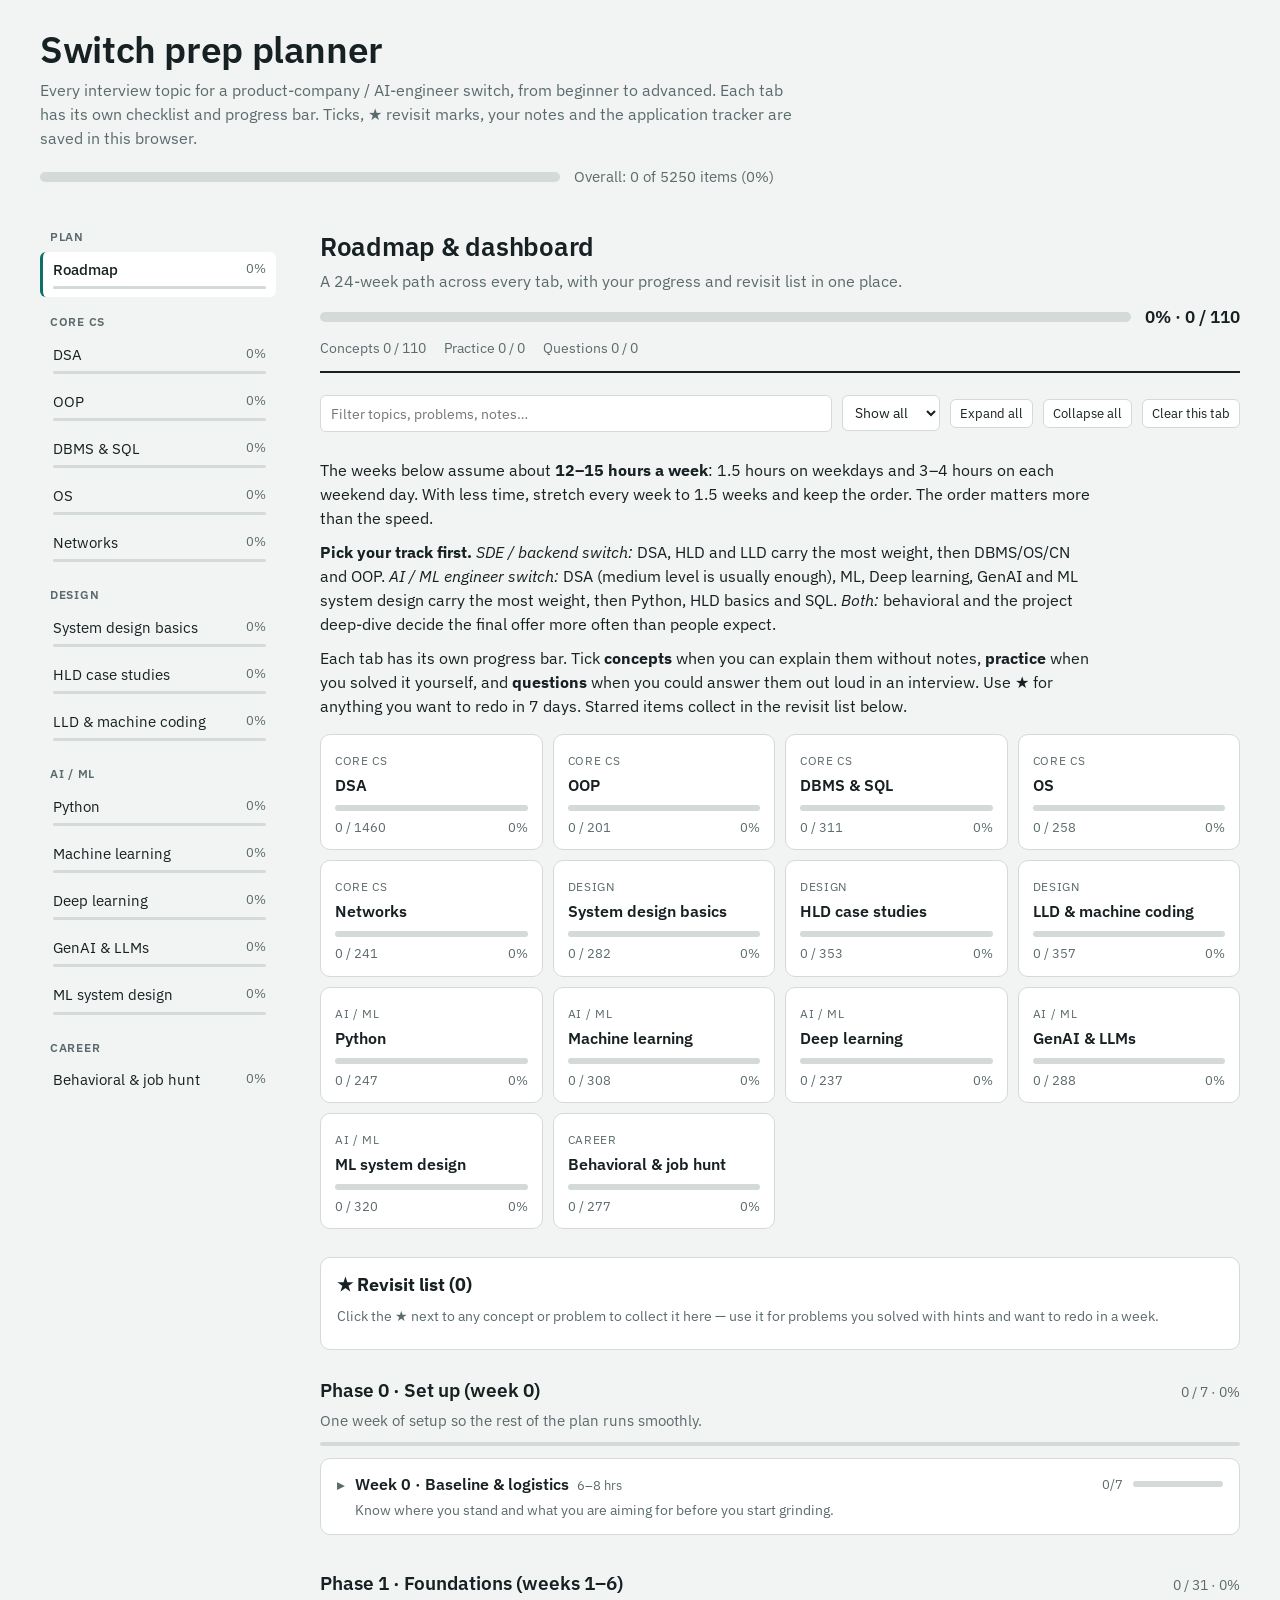
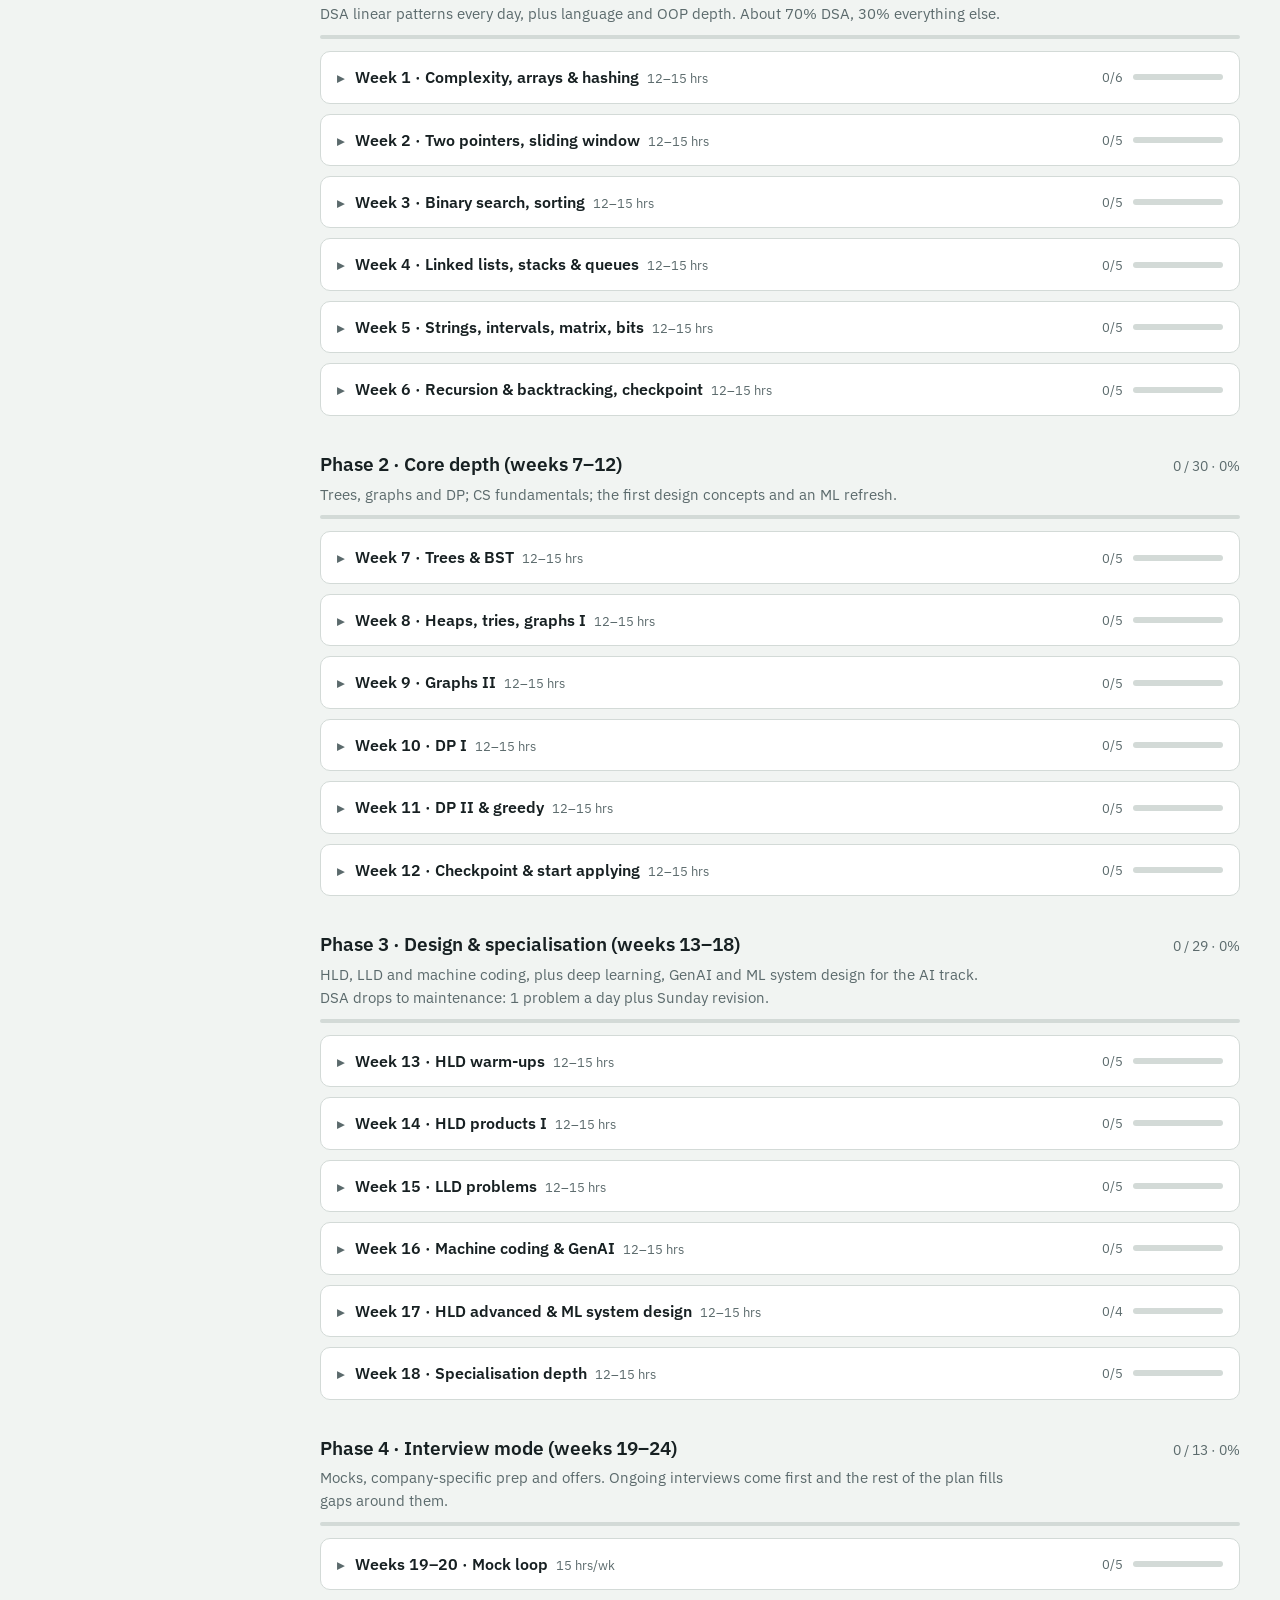
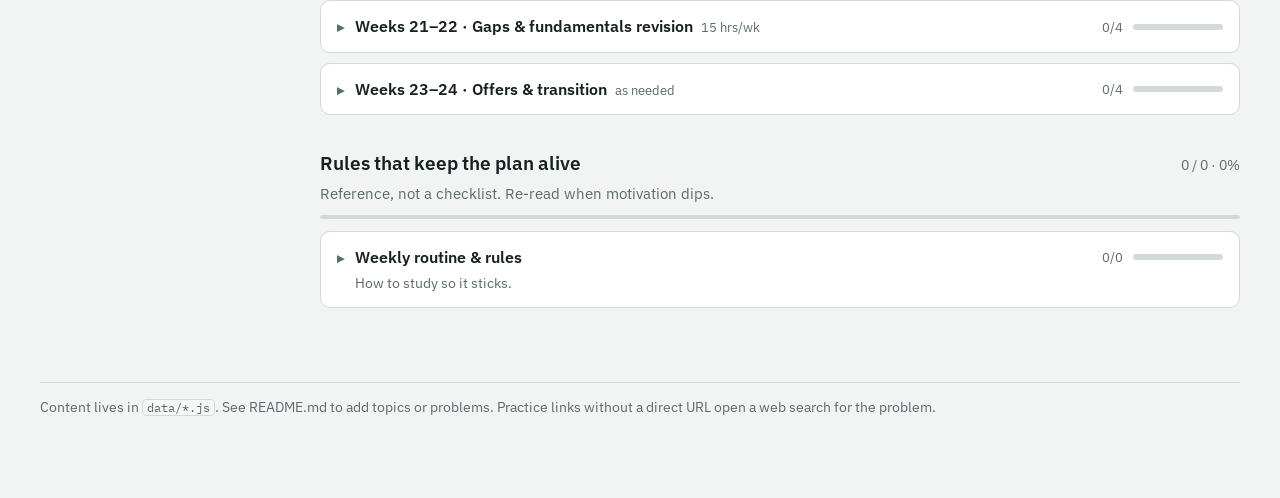
<file: Switch Prep/Switch Prep.html>
<!DOCTYPE html>
<html lang="en">
<head>
<meta charset="utf-8">
<meta name="viewport" content="width=device-width, initial-scale=1, viewport-fit=cover">
<title>Switch Prep</title>
<link rel="preconnect" href="https://fonts.googleapis.com">
<link href="https://fonts.googleapis.com/css2?family=IBM+Plex+Sans:ital,wght@0,400;0,500;0,600;1,400&family=IBM+Plex+Mono:wght@400;500&display=swap" rel="stylesheet">
<link rel="stylesheet" href="assets/app.css">
</head>
<body>
<div class="wrap">

<header class="top">
  <h1>Switch prep planner</h1>
  <p class="lede">Every interview topic for a product-company / AI-engineer switch, from beginner to advanced. Each tab has its own checklist and progress bar. Ticks, ★ revisit marks, your notes and the application tracker are saved in this browser.</p>
  <div class="overall" aria-label="Overall progress">
    <div class="bar big"><i id="overallBar"></i></div>
    <span id="overallTxt"></span>
  </div>
</header>

<aside class="side">
  <nav id="tabs" aria-label="Topics"></nav>
  <div class="tools">
    <button class="btn" id="exportBtn">Export progress (.json)</button>
    <label class="btn file">Import progress<input type="file" id="importFile" accept="application/json,.json" hidden></label>
    <button class="btn danger" id="resetAll">Clear everything</button>
  </div>
</aside>

<main id="view" tabindex="-1"></main>

<footer>Content lives in <code>data/*.js</code>. See README.md to add topics or problems. Practice links without a direct URL open a web search for the problem.</footer>
</div>

<noscript><p style="padding:20px">This planner needs JavaScript enabled.</p></noscript>

<script>window.PREP={_t:[],add:function(t){this._t.push(t);}};</script>
<script src="data/roadmap.js"></script>
<script src="data/dsa-1.js"></script>
<script src="data/dsa-2.js"></script>
<script src="data/dsa-3.js"></script>
<script src="data/dsa-4.js"></script>
<script src="data/oop.js"></script>
<script src="data/system-design.js"></script>
<script src="data/hld.js"></script>
<script src="data/lld.js"></script>
<script src="data/dbms-sql.js"></script>
<script src="data/os.js"></script>
<script src="data/networks.js"></script>
<script src="data/python.js"></script>
<script src="data/ml.js"></script>
<script src="data/dl.js"></script>
<script src="data/genai.js"></script>
<script src="data/mlsd.js"></script>
<script src="data/behavioral.js"></script>
<script src="data/refs/refs-dsa.js"></script>
<script src="data/refs/refs-oop-lld.js"></script>
<script src="data/refs/refs-sd-hld.js"></script>
<script src="data/refs/refs-cs.js"></script>
<script src="data/refs/refs-py-ml.js"></script>
<script src="data/refs/refs-dl-genai.js"></script>
<script src="data/refs/refs-mlsd-career.js"></script>
<script src="assets/app.js"></script>
</body>
</html>
</file>
<file: project/assets/css/app.css>
/* =========================================================================
   Waypoint - design system
   ========================================================================= */

:root {
  color-scheme: light;
  --bg: #f5f6f8;
  --surface: #ffffff;
  --surface-2: #f0f2f5;
  --surface-3: #e7eaef;
  --border: #e2e5ea;
  --border-strong: #cdd2da;
  --text: #0e1726;
  --text-2: #4a5568;
  --muted: #7f8898;
  --accent: #2a63d4;
  --accent-hover: #1f51b5;
  --accent-soft: #eaf1fd;
  --accent-ink: #1b4aa8;
  --claude: #b9582f;
  --claude-hover: #9e4724;
  --claude-soft: #fbefe9;
  --claude-ink: #8f3f1d;
  --good: #0ca30c;
  --good-ink: #006300;
  --good-soft: #e6f6e6;
  --warn: #fab219;
  --warn-ink: #8a5a00;
  --warn-soft: #fff5dc;
  --serious: #ec835a;
  --critical: #d03b3b;
  --critical-ink: #b02a2a;
  --critical-soft: #fdecec;

  /* chart palette (validated reference palette, light) */
  --s1: #2a78d6; --s2: #eb6834; --s3: #1baf7a; --s4: #eda100;
  --s5: #e87ba4; --s6: #008300; --s7: #4a3aa7; --s8: #e34948;
  --seq-1: #cde2fb; --seq-2: #9ec5f4; --seq-3: #6da7ec; --seq-4: #3987e5;
  --seq-5: #256abf; --seq-6: #184f95; --seq-7: #0d366b;
  --ord-1: #86b6ef; --ord-2: #5598e7; --ord-3: #2a78d6; --ord-4: #1c5cab; --ord-5: #104281;
  --grid: #e1e0d9;
  --axis: #c3c2b7;
  --chart-surface: #fcfcfb;

  --radius: 10px;
  --radius-sm: 7px;
  --radius-lg: 14px;
  --shadow-1: 0 1px 2px rgba(14, 23, 38, .05), 0 1px 3px rgba(14, 23, 38, .06);
  --shadow-2: 0 4px 12px rgba(14, 23, 38, .08), 0 2px 4px rgba(14, 23, 38, .05);
  --shadow-3: 0 18px 50px rgba(14, 23, 38, .18);
  --font: system-ui, -apple-system, "Segoe UI", Roboto, "Helvetica Neue", Arial, sans-serif;
  --mono: ui-monospace, SFMono-Regular, Consolas, "Liberation Mono", monospace;
  --header-h: 58px;
  --sidebar-w: 248px;
}

@media (prefers-color-scheme: dark) {
  :root:not([data-theme="light"]) {
    color-scheme: dark;
    --bg: #0d0f13; --surface: #15181e; --surface-2: #1b1f27; --surface-3: #232833;
    --border: #272c36; --border-strong: #363c48;
    --text: #edf0f5; --text-2: #b1bac8; --muted: #7c8595;
    --accent: #5b8def; --accent-hover: #7aa3f3; --accent-soft: #18233a; --accent-ink: #9dbcf7;
    --claude: #e07a55; --claude-hover: #ea9272; --claude-soft: #2b1c15; --claude-ink: #f0a585;
    --good-ink: #3ecf3e; --good-soft: #10261a; --warn-ink: #fab219; --warn-soft: #2a2210;
    --critical-ink: #f07a7a; --critical-soft: #2c1414;
    --s1: #3987e5; --s2: #d95926; --s3: #199e70; --s4: #c98500;
    --s5: #d55181; --s6: #008300; --s7: #9085e9; --s8: #e66767;
    --seq-1: #184f95; --seq-2: #1c5cab; --seq-3: #256abf; --seq-4: #2a78d6;
    --seq-5: #3987e5; --seq-6: #6da7ec; --seq-7: #9ec5f4;
    --ord-1: #184f95; --ord-2: #256abf; --ord-3: #3987e5; --ord-4: #6da7ec; --ord-5: #9ec5f4;
    --grid: #2c2c2a; --axis: #383835; --chart-surface: #1a1a19;
    --shadow-1: 0 1px 2px rgba(0,0,0,.4); --shadow-2: 0 6px 16px rgba(0,0,0,.45); --shadow-3: 0 18px 50px rgba(0,0,0,.6);
  }
}
:root[data-theme="dark"] {
  color-scheme: dark;
  --bg: #0d0f13; --surface: #15181e; --surface-2: #1b1f27; --surface-3: #232833;
  --border: #272c36; --border-strong: #363c48;
  --text: #edf0f5; --text-2: #b1bac8; --muted: #7c8595;
  --accent: #5b8def; --accent-hover: #7aa3f3; --accent-soft: #18233a; --accent-ink: #9dbcf7;
  --claude: #e07a55; --claude-hover: #ea9272; --claude-soft: #2b1c15; --claude-ink: #f0a585;
  --good-ink: #3ecf3e; --good-soft: #10261a; --warn-ink: #fab219; --warn-soft: #2a2210;
  --critical-ink: #f07a7a; --critical-soft: #2c1414;
  --s1: #3987e5; --s2: #d95926; --s3: #199e70; --s4: #c98500;
  --s5: #d55181; --s6: #008300; --s7: #9085e9; --s8: #e66767;
  --seq-1: #184f95; --seq-2: #1c5cab; --seq-3: #256abf; --seq-4: #2a78d6;
  --seq-5: #3987e5; --seq-6: #6da7ec; --seq-7: #9ec5f4;
  --ord-1: #184f95; --ord-2: #256abf; --ord-3: #3987e5; --ord-4: #6da7ec; --ord-5: #9ec5f4;
  --grid: #2c2c2a; --axis: #383835; --chart-surface: #1a1a19;
  --shadow-1: 0 1px 2px rgba(0,0,0,.4); --shadow-2: 0 6px 16px rgba(0,0,0,.45); --shadow-3: 0 18px 50px rgba(0,0,0,.6);
}

/* ---------- base ---------- */
*, *::before, *::after { box-sizing: border-box; }
html { -webkit-text-size-adjust: 100%; }
body {
  margin: 0; font-family: var(--font); font-size: 14px; line-height: 1.5;
  color: var(--text); background: var(--bg);
}
img { max-width: 100%; }
[hidden] { display: none !important; }
a { color: var(--accent); text-decoration: none; }
a:hover { text-decoration: underline; }
h1, h2, h3, h4 { margin: 0; line-height: 1.25; font-weight: 650; letter-spacing: -0.01em; }
h1 { font-size: 24px; }
h2 { font-size: 18px; }
h3 { font-size: 15px; }
h4 { font-size: 13px; text-transform: uppercase; letter-spacing: .06em; color: var(--muted); font-weight: 600; }
p { margin: 0 0 10px; }
small, .small { font-size: 12px; }
code, kbd, .mono { font-family: var(--mono); font-size: 12.5px; }
kbd { background: var(--surface-2); border: 1px solid var(--border); border-bottom-width: 2px; padding: 1px 6px; border-radius: 5px; }
hr { border: 0; border-top: 1px solid var(--border); margin: 18px 0; }
::selection { background: var(--accent-soft); }
:focus-visible { outline: 2px solid var(--accent); outline-offset: 2px; border-radius: 4px; }

.muted { color: var(--muted); }
.text-2 { color: var(--text-2); }
.nowrap { white-space: nowrap; }
.right { text-align: right; }
.center { text-align: center; }
.tabnum { font-variant-numeric: tabular-nums; }
.ellipsis { overflow: hidden; text-overflow: ellipsis; white-space: nowrap; }
.sr-only { position: absolute; width: 1px; height: 1px; overflow: hidden; clip: rect(0 0 0 0); white-space: nowrap; }

/* ---------- layout ---------- */
.app-header {
  position: sticky; top: env(safe-area-inset-top, 0px); z-index: 40;
  height: var(--header-h); display: flex; align-items: center; gap: 14px;
  padding: 0 18px; background: var(--surface); border-bottom: 1px solid var(--border);
}
.brand { display: flex; align-items: center; gap: 10px; font-weight: 700; font-size: 16px; color: var(--text); white-space: nowrap; }
.brand:hover { text-decoration: none; }
.brand-mark {
  width: 30px; height: 30px; border-radius: 9px; display: grid; place-items: center;
  background: linear-gradient(135deg, var(--accent), #6a4fd8); color: #fff;
}
.brand small { display: block; font-weight: 500; color: var(--muted); font-size: 11px; margin-top: -2px; }
.header-spacer { flex: 1; }
.menu-btn { display: none; }

.mode-tabs {
  display: flex; gap: 4px; padding: 4px; border-radius: 12px; background: var(--surface-2);
  border: 1px solid var(--border);
}
.mode-tab {
  appearance: none; border: 0; background: transparent; color: var(--text-2); font: inherit;
  font-weight: 600; font-size: 13px; padding: 7px 14px; border-radius: 9px; cursor: pointer;
  display: flex; align-items: center; gap: 7px; white-space: nowrap;
}
.mode-tab:hover { color: var(--text); }
.mode-tab.active { background: var(--surface); color: var(--text); box-shadow: var(--shadow-1); }
.mode-tab.active[data-mode="standalone"] svg { color: var(--accent); }
.mode-tab.active[data-mode="claude"] svg { color: var(--claude); }
.mode-tab .sub { font-weight: 500; color: var(--muted); font-size: 11.5px; }

.shell { display: flex; min-height: calc(100vh - var(--header-h)); }
.sidebar {
  width: var(--sidebar-w); flex: 0 0 var(--sidebar-w); border-right: 1px solid var(--border);
  background: var(--surface); padding: 14px 10px 30px; position: sticky;
  top: calc(var(--header-h) + env(safe-area-inset-top, 0px)); height: calc(100vh - var(--header-h)); overflow-y: auto;
}
.nav-group { margin-bottom: 14px; }
.nav-group-title { font-size: 11px; font-weight: 700; letter-spacing: .08em; text-transform: uppercase; color: var(--muted); padding: 6px 10px; }
.nav-item {
  display: flex; align-items: center; gap: 10px; padding: 7px 10px; border-radius: 8px;
  color: var(--text-2); font-weight: 520; cursor: pointer; text-decoration: none; position: relative;
}
.nav-item:hover { background: var(--surface-2); color: var(--text); text-decoration: none; }
.nav-item.active { background: var(--accent-soft); color: var(--accent-ink); font-weight: 620; }
body.mode-claude .nav-item.active { background: var(--claude-soft); color: var(--claude-ink); }
.nav-item svg { flex: 0 0 auto; opacity: .9; }
.nav-item .count {
  margin-left: auto; font-size: 11px; font-weight: 700; min-width: 20px; height: 20px; padding: 0 6px;
  border-radius: 10px; display: grid; place-items: center; background: var(--surface-3); color: var(--text-2);
}
.nav-item .count.hot { background: var(--critical); color: #fff; }
.nav-step {
  width: 20px; height: 20px; border-radius: 50%; display: grid; place-items: center; flex: 0 0 auto;
  font-size: 11px; font-weight: 700; border: 1.5px solid var(--border-strong); color: var(--muted);
}
.nav-step.done { background: var(--good); border-color: var(--good); color: #fff; }

.main { flex: 1; min-width: 0; padding: 26px 30px 70px; }
.page { max-width: 1240px; margin: 0 auto; }
.page-head { display: flex; align-items: flex-start; justify-content: space-between; gap: 16px; margin-bottom: 20px; flex-wrap: wrap; }
.page-head p { color: var(--text-2); margin: 6px 0 0; max-width: 760px; }
.page-head .eyebrow { font-size: 12px; font-weight: 700; color: var(--accent); text-transform: uppercase; letter-spacing: .08em; margin-bottom: 4px; }
body.mode-claude .page-head .eyebrow { color: var(--claude); }
.page-actions { display: flex; gap: 8px; flex-wrap: wrap; align-items: center; }

.grid { display: grid; gap: 16px; }
.g2 { grid-template-columns: repeat(2, minmax(0, 1fr)); }
.g3 { grid-template-columns: repeat(3, minmax(0, 1fr)); }
.g4 { grid-template-columns: repeat(4, minmax(0, 1fr)); }
.g-auto { grid-template-columns: repeat(auto-fill, minmax(260px, 1fr)); }
.g-auto-sm { grid-template-columns: repeat(auto-fill, minmax(190px, 1fr)); }
.span-2 { grid-column: span 2; }
.span-3 { grid-column: span 3; }
.row { display: flex; gap: 10px; align-items: center; flex-wrap: wrap; }
.row.between { justify-content: space-between; }
.row.top { align-items: flex-start; }
.stack { display: flex; flex-direction: column; gap: 10px; }
.stack-lg { display: flex; flex-direction: column; gap: 16px; }
.mt { margin-top: 16px; } .mt-sm { margin-top: 8px; } .mt-lg { margin-top: 26px; }
.mb { margin-bottom: 16px; } .mb-sm { margin-bottom: 8px; }
.grow { flex: 1; min-width: 0; }

/* ---------- cards ---------- */
.card {
  background: var(--surface); border: 1px solid var(--border); border-radius: var(--radius-lg);
  box-shadow: var(--shadow-1); padding: 18px; min-width: 0;
}
.card.flat { box-shadow: none; }
.card.tight { padding: 14px; }
.card.pad0 { padding: 0; }
.card-h { display: flex; align-items: center; justify-content: space-between; gap: 10px; margin-bottom: 14px; flex-wrap: wrap; }
.card-h h3 { display: flex; align-items: center; gap: 8px; }
.card-h .sub { color: var(--muted); font-size: 12.5px; font-weight: 500; }
.card.accent { border-color: color-mix(in srgb, var(--accent) 35%, var(--border)); background: linear-gradient(180deg, var(--accent-soft), var(--surface) 70%); }
.card.claude { border-color: color-mix(in srgb, var(--claude) 35%, var(--border)); background: linear-gradient(180deg, var(--claude-soft), var(--surface) 70%); }
.card.warn { border-color: color-mix(in srgb, var(--warn) 50%, var(--border)); background: var(--warn-soft); }
.card.hoverable { transition: box-shadow .15s, transform .15s, border-color .15s; cursor: pointer; }
.card.hoverable:hover { box-shadow: var(--shadow-2); border-color: var(--border-strong); }
.section-title { display: flex; align-items: center; gap: 10px; margin: 26px 0 12px; }
.section-title h2 { font-size: 16px; }
.section-title .line { flex: 1; height: 1px; background: var(--border); }

/* ---------- KPI / stat tiles ---------- */
.kpi { display: flex; flex-direction: column; gap: 4px; }
.kpi .label { color: var(--text-2); font-size: 12.5px; font-weight: 560; display: flex; align-items: center; gap: 6px; }
.kpi .value { font-size: 28px; font-weight: 700; letter-spacing: -0.02em; line-height: 1.1; }
.kpi .value small { font-size: 14px; color: var(--muted); font-weight: 600; margin-left: 2px; }
.kpi .delta { font-size: 12px; color: var(--text-2); display: flex; align-items: center; gap: 4px; }
.kpi .delta.up { color: var(--good-ink); }
.kpi .delta.down { color: var(--critical-ink); }

/* ---------- buttons ---------- */
.btn {
  appearance: none; border: 1px solid var(--border-strong); background: var(--surface); color: var(--text);
  font: inherit; font-weight: 600; font-size: 13px; line-height: 1; padding: 9px 13px; border-radius: 9px;
  display: inline-flex; align-items: center; gap: 7px; cursor: pointer; white-space: nowrap; text-decoration: none;
  transition: background .12s, border-color .12s, color .12s, box-shadow .12s;
}
.btn:hover { background: var(--surface-2); text-decoration: none; }
.btn:active { transform: translateY(1px); }
.btn:disabled, .btn.disabled { opacity: .5; cursor: not-allowed; pointer-events: none; }
.btn.primary { background: var(--accent); border-color: var(--accent); color: #fff; }
.btn.primary:hover { background: var(--accent-hover); border-color: var(--accent-hover); }
.btn.claude { background: var(--claude); border-color: var(--claude); color: #fff; }
.btn.claude:hover { background: var(--claude-hover); border-color: var(--claude-hover); }
.btn.claude-ghost { border-color: color-mix(in srgb, var(--claude) 45%, var(--border)); color: var(--claude-ink); background: var(--claude-soft); }
.btn.claude-ghost:hover { border-color: var(--claude); }
.btn.good { background: var(--good); border-color: var(--good); color: #fff; }
.btn.good:hover { filter: brightness(.95); }
.btn.danger { color: var(--critical-ink); border-color: color-mix(in srgb, var(--critical) 40%, var(--border)); }
.btn.danger:hover { background: var(--critical-soft); }
.btn.ghost { border-color: transparent; background: transparent; color: var(--text-2); }
.btn.ghost:hover { background: var(--surface-2); color: var(--text); }
.btn.sm { padding: 6px 9px; font-size: 12px; border-radius: 7px; }
.btn.lg { padding: 12px 18px; font-size: 14px; border-radius: 11px; }
.btn.icon { padding: 7px; }
.btn.block { width: 100%; justify-content: center; }
.btn-group { display: inline-flex; }
.btn-group .btn { border-radius: 0; }
.btn-group .btn:first-child { border-radius: 9px 0 0 9px; }
.btn-group .btn:last-child { border-radius: 0 9px 9px 0; }
.btn-group .btn + .btn { margin-left: -1px; }
.btn-group .btn.active { background: var(--accent-soft); color: var(--accent-ink); border-color: var(--accent); z-index: 1; }

/* ---------- chips / badges ---------- */
.chip {
  display: inline-flex; align-items: center; gap: 5px; padding: 3px 9px; border-radius: 999px;
  font-size: 12px; font-weight: 560; background: var(--surface-2); color: var(--text-2);
  border: 1px solid var(--border); white-space: nowrap; line-height: 1.5;
}
.chip.match { background: var(--good-soft); color: var(--good-ink); border-color: color-mix(in srgb, var(--good) 35%, transparent); }
.chip.miss { background: var(--critical-soft); color: var(--critical-ink); border-color: color-mix(in srgb, var(--critical) 30%, transparent); }
.chip.warn { background: var(--warn-soft); color: var(--warn-ink); border-color: color-mix(in srgb, var(--warn) 45%, transparent); }
.chip.accent { background: var(--accent-soft); color: var(--accent-ink); border-color: color-mix(in srgb, var(--accent) 30%, transparent); }
.chip.claude { background: var(--claude-soft); color: var(--claude-ink); border-color: color-mix(in srgb, var(--claude) 30%, transparent); }
.chip.clickable { cursor: pointer; }
.chip.clickable:hover { border-color: var(--border-strong); }
.chip .x { cursor: pointer; opacity: .6; margin-left: 2px; }
.chip .x:hover { opacity: 1; }
.chips { display: flex; flex-wrap: wrap; gap: 6px; }
.badge {
  display: inline-flex; align-items: center; gap: 4px; font-size: 11px; font-weight: 700; padding: 2px 7px;
  border-radius: 6px; background: var(--surface-3); color: var(--text-2); text-transform: uppercase; letter-spacing: .04em;
}
.badge.planner { background: var(--accent-soft); color: var(--accent-ink); }
.badge.claude, .badge.claude-code { background: var(--claude-soft); color: var(--claude-ink); }
.badge.user { background: var(--surface-3); }

.score {
  display: inline-flex; align-items: center; justify-content: center; min-width: 44px; height: 24px; padding: 0 7px;
  border-radius: 7px; font-weight: 700; font-size: 12.5px; font-variant-numeric: tabular-nums; gap: 4px;
}
.score.hi { background: var(--good-soft); color: var(--good-ink); }
.score.mid { background: var(--warn-soft); color: var(--warn-ink); }
.score.lo { background: var(--critical-soft); color: var(--critical-ink); }
.score.na { background: var(--surface-2); color: var(--muted); }

.status-dot { width: 8px; height: 8px; border-radius: 50%; display: inline-block; flex: 0 0 auto; }

/* ---------- forms ---------- */
.field { display: flex; flex-direction: column; gap: 5px; min-width: 0; }
.field > label, .label { font-size: 12.5px; font-weight: 600; color: var(--text-2); display: flex; align-items: center; gap: 6px; }
.field .hint { font-size: 12px; color: var(--muted); }
input[type="text"], input[type="email"], input[type="tel"], input[type="url"], input[type="number"],
input[type="date"], input[type="month"], input[type="password"], input[type="search"], select, textarea {
  font: inherit; font-size: 13.5px; color: var(--text); background: var(--surface);
  border: 1px solid var(--border-strong); border-radius: 8px; padding: 8px 10px; width: 100%; min-width: 0;
  transition: border-color .12s, box-shadow .12s;
}
textarea { resize: vertical; min-height: 84px; line-height: 1.5; }
textarea.code { font-family: var(--mono); font-size: 12.5px; }
input:focus, select:focus, textarea:focus { outline: none; border-color: var(--accent); box-shadow: 0 0 0 3px color-mix(in srgb, var(--accent) 18%, transparent); }
input::placeholder, textarea::placeholder { color: var(--muted); }
input[type="checkbox"], input[type="radio"] { accent-color: var(--accent); width: 16px; height: 16px; margin: 0; }
input[type="range"] { accent-color: var(--accent); width: 100%; }
.form-grid { display: grid; gap: 14px; grid-template-columns: repeat(auto-fill, minmax(220px, 1fr)); }
.form-grid .full { grid-column: 1 / -1; }
.check { display: inline-flex; align-items: center; gap: 8px; cursor: pointer; font-weight: 520; color: var(--text); }
.input-group { display: flex; gap: 8px; }
.input-group > * { min-width: 0; }

.switch { position: relative; display: inline-block; width: 38px; height: 22px; flex: 0 0 auto; }
.switch input { opacity: 0; width: 0; height: 0; }
.switch .track { position: absolute; inset: 0; background: var(--border-strong); border-radius: 11px; transition: background .15s; cursor: pointer; }
.switch .track::after { content: ""; position: absolute; left: 3px; top: 3px; width: 16px; height: 16px; background: #fff; border-radius: 50%; transition: transform .15s; box-shadow: 0 1px 2px rgba(0,0,0,.2); }
.switch input:checked + .track { background: var(--accent); }
.switch input:checked + .track::after { transform: translateX(16px); }

/* tag input */
.tag-input { display: flex; flex-wrap: wrap; gap: 6px; padding: 6px; border: 1px solid var(--border-strong); border-radius: 8px; background: var(--surface); position: relative; }
.tag-input:focus-within { border-color: var(--accent); box-shadow: 0 0 0 3px color-mix(in srgb, var(--accent) 18%, transparent); }
.tag-input input { border: 0 !important; box-shadow: none !important; padding: 3px 4px !important; flex: 1; min-width: 120px; width: auto; }
.suggest {
  position: absolute; left: 0; right: 0; top: calc(100% + 4px); z-index: 30; background: var(--surface);
  border: 1px solid var(--border); border-radius: 9px; box-shadow: var(--shadow-2); max-height: 240px; overflow-y: auto;
}
.suggest div { padding: 7px 10px; cursor: pointer; display: flex; justify-content: space-between; gap: 8px; }
.suggest div:hover, .suggest div.active { background: var(--accent-soft); }
.suggest div small { color: var(--muted); }

/* ---------- tabs ---------- */
.tabs { display: flex; gap: 2px; border-bottom: 1px solid var(--border); margin-bottom: 18px; overflow-x: auto; scrollbar-width: none; }
.tabs::-webkit-scrollbar { display: none; }
.tab {
  appearance: none; background: none; border: 0; font: inherit; font-weight: 600; font-size: 13.5px; color: var(--text-2);
  padding: 10px 14px; border-bottom: 2px solid transparent; margin-bottom: -1px; cursor: pointer; white-space: nowrap;
  display: inline-flex; align-items: center; gap: 7px;
}
.tab:hover { color: var(--text); }
.tab.active { color: var(--accent-ink); border-bottom-color: var(--accent); }
body.mode-claude .tab.active { color: var(--claude-ink); border-bottom-color: var(--claude); }
.tab .count { font-size: 11px; background: var(--surface-3); color: var(--text-2); padding: 1px 7px; border-radius: 9px; }

/* ---------- tables ---------- */
.table-wrap { overflow-x: auto; border: 1px solid var(--border); border-radius: var(--radius); }
table.table { width: 100%; border-collapse: collapse; font-size: 13px; }
.table th { text-align: left; font-weight: 650; color: var(--text-2); font-size: 12px; padding: 10px 12px; background: var(--surface-2); border-bottom: 1px solid var(--border); white-space: nowrap; }
.table th.sortable { cursor: pointer; user-select: none; }
.table th.sortable:hover { color: var(--text); }
.table td { padding: 10px 12px; border-bottom: 1px solid var(--border); vertical-align: middle; }
.table tr:last-child td { border-bottom: 0; }
.table tbody tr:hover td { background: color-mix(in srgb, var(--surface-2) 60%, transparent); }
.table tr.clickable { cursor: pointer; }
.table td.num, .table th.num { text-align: right; font-variant-numeric: tabular-nums; }

/* ---------- lists ---------- */
.list { display: flex; flex-direction: column; }
.list-item { display: flex; align-items: center; gap: 12px; padding: 11px 2px; border-bottom: 1px solid var(--border); min-width: 0; }
.list-item:last-child { border-bottom: 0; }
.list-item .title { font-weight: 600; }
.list-item .meta { color: var(--muted); font-size: 12.5px; }
.list-item.clickable { cursor: pointer; border-radius: 8px; padding-left: 8px; padding-right: 8px; }
.list-item.clickable:hover { background: var(--surface-2); }
.avatar {
  width: 34px; height: 34px; border-radius: 50%; display: grid; place-items: center; flex: 0 0 auto;
  font-weight: 700; font-size: 12.5px; color: #fff; background: var(--s1);
}
.icon-box { width: 36px; height: 36px; border-radius: 10px; display: grid; place-items: center; flex: 0 0 auto; background: var(--accent-soft); color: var(--accent-ink); }
.icon-box.claude { background: var(--claude-soft); color: var(--claude-ink); }
.icon-box.good { background: var(--good-soft); color: var(--good-ink); }
.icon-box.warn { background: var(--warn-soft); color: var(--warn-ink); }
.icon-box.critical { background: var(--critical-soft); color: var(--critical-ink); }
.icon-box.neutral { background: var(--surface-2); color: var(--text-2); }

/* ---------- empty / callout ---------- */
.empty { text-align: center; padding: 34px 20px; color: var(--text-2); }
.empty .icon-box { margin: 0 auto 12px; width: 48px; height: 48px; border-radius: 14px; }
.empty h3 { margin-bottom: 6px; color: var(--text); }
.empty p { max-width: 460px; margin: 0 auto 14px; }
.callout { display: flex; gap: 12px; padding: 12px 14px; border-radius: var(--radius); background: var(--accent-soft); color: var(--text); border: 1px solid color-mix(in srgb, var(--accent) 25%, transparent); }
.callout.claude { background: var(--claude-soft); border-color: color-mix(in srgb, var(--claude) 25%, transparent); }
.callout.warn { background: var(--warn-soft); border-color: color-mix(in srgb, var(--warn) 45%, transparent); }
.callout.good { background: var(--good-soft); border-color: color-mix(in srgb, var(--good) 35%, transparent); }
.callout.critical { background: var(--critical-soft); border-color: color-mix(in srgb, var(--critical) 35%, transparent); }
.callout svg { flex: 0 0 auto; margin-top: 2px; }
.callout p:last-child { margin-bottom: 0; }

/* ---------- progress / meters ---------- */
.progress { height: 8px; border-radius: 4px; background: var(--surface-3); overflow: hidden; }
.progress > span { display: block; height: 100%; border-radius: 4px; background: var(--accent); transition: width .4s ease; }
.progress.good > span { background: var(--good); }
.progress.claude > span { background: var(--claude); }
.meter-row { display: grid; grid-template-columns: 140px 1fr 44px; gap: 10px; align-items: center; font-size: 12.5px; }
.meter-row .progress { height: 8px; }

/* ---------- stepper / journey ---------- */
.journey { display: grid; grid-template-columns: repeat(6, minmax(0, 1fr)); gap: 10px; }
.journey-step {
  position: relative; padding: 14px; border-radius: var(--radius); background: var(--surface); border: 1px solid var(--border);
  cursor: pointer; transition: border-color .15s, box-shadow .15s; min-width: 0;
}
.journey-step:hover { border-color: var(--border-strong); box-shadow: var(--shadow-1); }
.journey-step .num { font-size: 11px; font-weight: 700; color: var(--muted); text-transform: uppercase; letter-spacing: .06em; }
.journey-step .name { font-weight: 650; margin: 3px 0 8px; }
.journey-step .progress { height: 6px; }
.journey-step .pct { font-size: 12px; color: var(--text-2); margin-top: 6px; }
.journey-step.done { border-color: color-mix(in srgb, var(--good) 45%, var(--border)); }
.journey-step.current { border-color: var(--accent); box-shadow: 0 0 0 3px color-mix(in srgb, var(--accent) 14%, transparent); }

.steps { counter-reset: step; display: flex; flex-direction: column; gap: 0; }
.step { display: grid; grid-template-columns: 34px 1fr; gap: 14px; position: relative; padding-bottom: 20px; }
.step:not(:last-child)::before { content: ""; position: absolute; left: 16px; top: 34px; bottom: 0; width: 2px; background: var(--border); }
.step .dot {
  counter-increment: step; width: 34px; height: 34px; border-radius: 50%; display: grid; place-items: center;
  font-weight: 700; background: var(--surface); border: 2px solid var(--border-strong); color: var(--text-2); z-index: 1;
}
.step .dot::before { content: counter(step); }
.step.done .dot { background: var(--good); border-color: var(--good); color: #fff; }
.step.done .dot::before { content: "\2713"; }
.step.claude .dot { border-color: var(--claude); color: var(--claude-ink); }
.step h3 { margin: 6px 0 4px; }
.step p { color: var(--text-2); margin-bottom: 8px; }
.step ul { margin: 0 0 8px; padding-left: 18px; color: var(--text-2); }
.step li { margin: 3px 0; }

.wizard-steps { display: flex; gap: 6px; margin-bottom: 18px; flex-wrap: wrap; }
.wizard-step { display: flex; align-items: center; gap: 8px; padding: 7px 12px; border-radius: 9px; background: var(--surface-2); color: var(--text-2); font-weight: 600; font-size: 12.5px; cursor: pointer; border: 1px solid transparent; }
.wizard-step .n { width: 20px; height: 20px; border-radius: 50%; display: grid; place-items: center; background: var(--surface-3); font-size: 11px; }
.wizard-step.active { background: var(--accent-soft); color: var(--accent-ink); border-color: color-mix(in srgb, var(--accent) 30%, transparent); }
.wizard-step.active .n { background: var(--accent); color: #fff; }
.wizard-step.done .n { background: var(--good); color: #fff; }

/* ---------- kanban ---------- */
.kanban { display: grid; grid-auto-flow: column; grid-auto-columns: minmax(230px, 1fr); gap: 12px; overflow-x: auto; padding-bottom: 10px; }
.kanban-col { background: var(--surface-2); border-radius: var(--radius-lg); padding: 10px; min-height: 300px; display: flex; flex-direction: column; gap: 8px; border: 1px solid var(--border); }
.kanban-col.drop-target { outline: 2px dashed var(--accent); outline-offset: -4px; }
.kanban-col-h { display: flex; align-items: center; gap: 8px; font-weight: 650; font-size: 13px; padding: 4px 4px 6px; }
.kanban-col-h .count { margin-left: auto; font-size: 11.5px; color: var(--text-2); background: var(--surface); border: 1px solid var(--border); padding: 0 7px; border-radius: 9px; }
.kcard { background: var(--surface); border: 1px solid var(--border); border-radius: 10px; padding: 10px 11px; cursor: grab; box-shadow: var(--shadow-1); }
.kcard:hover { border-color: var(--border-strong); }
.kcard.dragging { opacity: .5; }
.kcard .t { font-weight: 620; font-size: 13px; }
.kcard .c { color: var(--text-2); font-size: 12.5px; }
.kcard .m { display: flex; align-items: center; gap: 6px; margin-top: 8px; font-size: 11.5px; color: var(--muted); flex-wrap: wrap; }

/* ---------- action (approval) cards ---------- */
.action-card { display: grid; grid-template-columns: auto auto 1fr auto; gap: 14px; align-items: start; padding: 14px 16px; border: 1px solid var(--border); border-radius: var(--radius-lg); background: var(--surface); box-shadow: var(--shadow-1); }
.action-card + .action-card { margin-top: 10px; }
.action-card.selected { border-color: var(--accent); box-shadow: 0 0 0 3px color-mix(in srgb, var(--accent) 14%, transparent); }
.action-card .a-title { font-weight: 650; font-size: 14px; }
.action-card .a-detail { color: var(--text-2); margin-top: 3px; font-size: 13px; }
.action-card .a-meta { display: flex; gap: 8px; align-items: center; margin-top: 8px; flex-wrap: wrap; }
.action-card .a-btns { display: flex; gap: 6px; flex-wrap: wrap; justify-content: flex-end; }
.action-card .a-preview { margin-top: 10px; background: var(--surface-2); border-radius: 9px; padding: 10px 12px; font-size: 12.5px; white-space: pre-wrap; color: var(--text); border: 1px solid var(--border); max-height: 220px; overflow: auto; }
.pips { display: inline-flex; gap: 2px; align-items: center; }
.pips i { width: 7px; height: 7px; border-radius: 2px; background: var(--surface-3); display: inline-block; }
.pips i.on { background: var(--accent); }
.pips.effort i.on { background: var(--text-2); }

/* permissions matrix */
.perm-table td, .perm-table th { text-align: center; }
.perm-table td:first-child, .perm-table th:first-child { text-align: left; }
.perm-opt { display: inline-flex; width: 30px; height: 30px; border-radius: 50%; align-items: center; justify-content: center; border: 2px solid var(--border-strong); cursor: pointer; background: var(--surface); color: transparent; }
.perm-opt.on { background: var(--accent); border-color: var(--accent); color: #fff; }
.perm-opt.locked { cursor: not-allowed; opacity: .9; }
.perm-opt.on.locked { background: var(--text-2); border-color: var(--text-2); }

/* ---------- drawer / modal / toast / tooltip ---------- */
.overlay { position: fixed; inset: 0; background: rgba(10, 14, 22, .45); z-index: 80; animation: fade .15s ease; }
@keyframes fade { from { opacity: 0; } }
@keyframes slide { from { transform: translateX(30px); opacity: 0; } }
@keyframes pop { from { transform: translateY(8px) scale(.98); opacity: 0; } }
.drawer {
  position: fixed; top: 0; right: 0; bottom: 0; width: min(640px, 100vw); background: var(--surface); z-index: 90;
  box-shadow: var(--shadow-3); display: flex; flex-direction: column; animation: slide .18s ease;
  padding-top: env(safe-area-inset-top, 0px); padding-bottom: env(safe-area-inset-bottom, 0px);
}
.drawer.wide { width: min(900px, 100vw); }
.drawer-h { display: flex; align-items: center; gap: 12px; padding: 16px 20px; border-bottom: 1px solid var(--border); }
.drawer-h h2 { flex: 1; min-width: 0; }
.drawer-b { padding: 18px 20px 30px; overflow-y: auto; flex: 1; }
.drawer-f { padding: 12px 20px; border-top: 1px solid var(--border); display: flex; gap: 8px; justify-content: flex-end; flex-wrap: wrap; }
.modal {
  position: fixed; z-index: 90; left: 50%; top: 50%; transform: translate(-50%, -50%);
  width: min(620px, calc(100vw - 32px)); max-height: calc(100vh - 60px); background: var(--surface);
  border-radius: var(--radius-lg); box-shadow: var(--shadow-3); display: flex; flex-direction: column; animation: pop .16s ease;
}
.modal.wide { width: min(880px, calc(100vw - 32px)); }
.toast-host { position: fixed; bottom: calc(18px + env(safe-area-inset-bottom, 0px)); left: 50%; transform: translateX(-50%); z-index: 120; display: flex; flex-direction: column; gap: 8px; align-items: center; pointer-events: none; }
.toast { background: #111827; color: #fff; padding: 10px 16px; border-radius: 10px; box-shadow: var(--shadow-2); font-weight: 560; display: flex; align-items: center; gap: 8px; animation: pop .16s ease; max-width: calc(100vw - 32px); }
.toast.good svg { color: #4ade80; }
.toast.bad svg { color: #f87171; }
.tooltip {
  position: fixed; z-index: 130; pointer-events: none; background: var(--surface); color: var(--text); border: 1px solid var(--border);
  box-shadow: var(--shadow-2); border-radius: 9px; padding: 8px 10px; font-size: 12.5px; max-width: 280px; line-height: 1.45;
}
.tooltip b { font-weight: 650; }

/* ---------- charts ---------- */
.chart { width: 100%; display: block; overflow: visible; }
.chart text { font-family: var(--font); fill: var(--text-2); font-size: 11.5px; }
.chart .axis-label { fill: var(--muted); font-size: 11px; }
.chart .value-label { fill: var(--text); font-weight: 600; font-size: 12px; }
.chart .grid-line { stroke: var(--grid); stroke-width: 1; }
.chart .baseline { stroke: var(--axis); stroke-width: 1; }
.chart .mark { transition: opacity .12s; }
.chart .mark:hover { opacity: .82; }
.chart .hit { fill: transparent; cursor: default; }
.legend { display: flex; flex-wrap: wrap; gap: 6px 14px; font-size: 12px; color: var(--text-2); margin-top: 8px; }
.legend span { display: inline-flex; align-items: center; gap: 6px; }
.legend i { width: 10px; height: 10px; border-radius: 3px; display: inline-block; }
.chart-wrap { position: relative; }
.chart-empty { display: grid; place-items: center; color: var(--muted); font-size: 13px; min-height: 140px; border: 1px dashed var(--border-strong); border-radius: var(--radius); text-align: center; padding: 16px; }
.gauge-num { font-size: 30px; font-weight: 750; letter-spacing: -0.02em; }

/* ---------- document preview (resume / letter) ---------- */
.doc-frame { background: var(--surface-3); border-radius: var(--radius-lg); padding: 22px; overflow: auto; }
.doc {
  background: #fff; color: #111; width: 100%; max-width: 820px; margin: 0 auto; padding: 44px 50px; box-shadow: 0 6px 24px rgba(0,0,0,.12);
  border-radius: 4px; font-size: 10.5pt; line-height: 1.42;
}
.doc h1 { font-size: 21pt; margin: 0; color: #111; letter-spacing: 0; }
.doc .d-headline { font-size: 11pt; color: #333; margin-top: 2px; }
.doc .d-contact { font-size: 9.5pt; color: #333; margin-top: 6px; }
.doc h2 { font-size: 11pt; text-transform: uppercase; letter-spacing: .08em; margin: 16px 0 6px; padding-bottom: 3px; border-bottom: 1.2px solid #222; color: #111; }
.doc .d-role { display: flex; justify-content: space-between; gap: 10px; margin-top: 8px; font-weight: 700; color: #111; }
.doc .d-sub { display: flex; justify-content: space-between; gap: 10px; color: #444; font-style: italic; }
.doc ul { margin: 4px 0 2px; padding-left: 18px; }
.doc li { margin: 2px 0; }
.doc p { margin: 0 0 6px; }
.doc mark { background: #fff1b8; color: inherit; padding: 0 1px; border-radius: 2px; }
.doc.t-modern { font-family: "Segoe UI", Roboto, Helvetica, Arial, sans-serif; }
.doc.t-modern h1 { color: #1b4aa8; }
.doc.t-modern h2 { color: #1b4aa8; border-bottom-color: #1b4aa8; }
.doc.t-classic { font-family: Georgia, "Times New Roman", serif; }
.doc.t-classic h1, .doc.t-classic .d-headline, .doc.t-classic .d-contact { text-align: center; }
.doc.t-compact { font-family: Calibri, "Segoe UI", Arial, sans-serif; font-size: 9.8pt; padding: 32px 38px; line-height: 1.32; }
.doc.t-compact h2 { margin-top: 11px; }
.doc.letter { font-family: Georgia, "Times New Roman", serif; font-size: 11pt; line-height: 1.6; white-space: pre-wrap; }
.editable-bullet { border-radius: 4px; }
.editable-bullet:hover { background: #f4f7ff; }
.editable-bullet[contenteditable="true"]:focus { outline: 2px solid #2a63d4; background: #fff; }

/* ---------- misc components ---------- */
.kv { display: grid; grid-template-columns: 150px 1fr; gap: 8px 14px; font-size: 13px; }
.kv dt { color: var(--muted); font-weight: 560; }
.kv dd { margin: 0; min-width: 0; overflow-wrap: anywhere; }
.pre { white-space: pre-wrap; font-size: 13px; background: var(--surface-2); padding: 12px 14px; border-radius: var(--radius); border: 1px solid var(--border); max-height: 360px; overflow: auto; }
.codeblock { position: relative; }
.codeblock pre { margin: 0; white-space: pre-wrap; word-break: break-word; font-family: var(--mono); font-size: 12.5px; background: #0f1623; color: #dbe4f3; padding: 14px 16px; border-radius: var(--radius); max-height: 420px; overflow: auto; }
.codeblock .btn { position: absolute; top: 8px; right: 8px; background: rgba(255,255,255,.08); border-color: rgba(255,255,255,.15); color: #fff; }
.link-tile { display: flex; align-items: center; gap: 10px; padding: 11px 12px; border-radius: var(--radius); border: 1px solid var(--border); background: var(--surface); color: var(--text); font-weight: 580; min-width: 0; }
.link-tile:hover { border-color: var(--accent); text-decoration: none; background: var(--accent-soft); }
.link-tile .grow small { display: block; color: var(--muted); font-weight: 500; font-size: 11.5px; }
.link-tile svg:last-child { color: var(--muted); }
.timeline { position: relative; padding-left: 18px; }
.timeline::before { content: ""; position: absolute; left: 5px; top: 4px; bottom: 4px; width: 2px; background: var(--border); }
.timeline .ev { position: relative; padding: 0 0 12px; }
.timeline .ev::before { content: ""; position: absolute; left: -17px; top: 5px; width: 10px; height: 10px; border-radius: 50%; background: var(--surface); border: 2px solid var(--accent); }
.timeline .ev .d { font-size: 12px; color: var(--muted); }
.stream-out { white-space: pre-wrap; font-size: 13px; line-height: 1.55; background: var(--surface-2); border: 1px solid var(--border); border-radius: var(--radius); padding: 14px; min-height: 120px; max-height: 50vh; overflow: auto; }
.md h1, .md h2, .md h3 { margin: 14px 0 6px; }
.md h1 { font-size: 18px; } .md h2 { font-size: 16px; } .md h3 { font-size: 14px; }
.md ul, .md ol { padding-left: 20px; margin: 4px 0 10px; }
.md li { margin: 2px 0; }
.md p { margin: 0 0 8px; }
.md table { border-collapse: collapse; margin: 8px 0; font-size: 12.5px; }
.md td, .md th { border: 1px solid var(--border); padding: 5px 8px; text-align: left; }
.md code { background: var(--surface-3); padding: 1px 5px; border-radius: 4px; }
.pulse { animation: pulse 1.4s ease-in-out infinite; }
@keyframes pulse { 50% { opacity: .45; } }
.spin { animation: spin 0.9s linear infinite; }
@keyframes spin { to { transform: rotate(360deg); } }
.hero {
  border-radius: 18px; padding: 26px 28px; color: #fff; position: relative; overflow: hidden;
  background: radial-gradient(1200px 400px at 90% -20%, rgba(255,255,255,.18), transparent 60%), linear-gradient(135deg, #1f4fb0, #5a3fc4);
}
.hero.claude { background: radial-gradient(1200px 400px at 90% -20%, rgba(255,255,255,.18), transparent 60%), linear-gradient(135deg, #a3482a, #c9793a); }
.hero h1 { font-size: 26px; color: #fff; }
.hero p { color: rgba(255,255,255,.88); max-width: 720px; font-size: 14.5px; }
.hero .btn { border-color: rgba(255,255,255,.35); background: rgba(255,255,255,.12); color: #fff; }
.hero .btn:hover { background: rgba(255,255,255,.22); }
.hero .btn.white { background: #fff; color: #1b2a4a; border-color: #fff; }
.hero .btn.white:hover { background: #f1f4fa; }
.hero-stats { display: flex; gap: 26px; margin-top: 18px; flex-wrap: wrap; }
.hero-stats div b { display: block; font-size: 22px; }
.hero-stats div span { font-size: 12px; opacity: .85; }
.pill-nav { display: flex; gap: 6px; flex-wrap: wrap; }
.pill-nav .chip { cursor: pointer; }
.pill-nav .chip.active { background: var(--accent); color: #fff; border-color: var(--accent); }
.divider-v { width: 1px; align-self: stretch; background: var(--border); }
.bookmarklet { display: inline-flex; align-items: center; gap: 8px; padding: 10px 16px; border-radius: 10px; background: linear-gradient(135deg, var(--accent), #6a4fd8); color: #fff !important; font-weight: 700; cursor: grab; text-decoration: none !important; box-shadow: var(--shadow-2); }
.char-count { font-size: 12px; color: var(--muted); font-variant-numeric: tabular-nums; }
.char-count.over { color: var(--critical-ink); font-weight: 700; }
.check-item { display: flex; gap: 10px; align-items: flex-start; padding: 7px 0; }
.check-item .ci { width: 20px; height: 20px; border-radius: 50%; display: grid; place-items: center; flex: 0 0 auto; margin-top: 1px; }
.check-item .ci.pass { background: var(--good-soft); color: var(--good-ink); }
.check-item .ci.warn { background: var(--warn-soft); color: var(--warn-ink); }
.check-item .ci.fail { background: var(--critical-soft); color: var(--critical-ink); }
.check-item .ci.todo { background: var(--surface-3); color: var(--muted); }
.story-card .star { display: grid; grid-template-columns: 22px 1fr; gap: 4px 8px; font-size: 12.5px; margin-top: 8px; }
.story-card .star b { color: var(--accent-ink); }
.timer { font-size: 44px; font-weight: 750; font-variant-numeric: tabular-nums; letter-spacing: -0.02em; }
.diff-add { background: var(--good-soft); color: var(--good-ink); border-radius: 3px; padding: 0 2px; }
.diff-del { background: var(--critical-soft); color: var(--critical-ink); text-decoration: line-through; border-radius: 3px; padding: 0 2px; }
.mode-banner { display: flex; align-items: center; gap: 10px; padding: 9px 14px; border-radius: 10px; margin-bottom: 16px; font-size: 13px; }
.mode-banner.claude { background: var(--claude-soft); color: var(--claude-ink); border: 1px solid color-mix(in srgb, var(--claude) 25%, transparent); }
.assist { border: 1px dashed color-mix(in srgb, var(--claude) 45%, var(--border)); background: var(--claude-soft); border-radius: var(--radius-lg); padding: 14px 16px; }
.assist-h { display: flex; align-items: center; gap: 8px; font-weight: 650; color: var(--claude-ink); margin-bottom: 8px; }
.assist .row .btn { font-size: 12.5px; }

/* ---------- responsive ---------- */
@media (max-width: 1100px) {
  .g4 { grid-template-columns: repeat(2, minmax(0, 1fr)); }
  .journey { grid-template-columns: repeat(3, minmax(0, 1fr)); }
}
@media (max-width: 900px) {
  .menu-btn { display: inline-flex; }
  .sidebar { position: fixed; left: 0; top: calc(var(--header-h) + env(safe-area-inset-top, 0px)); bottom: 0; height: auto; z-index: 70; transform: translateX(-105%); transition: transform .2s ease; box-shadow: var(--shadow-3); }
  body.nav-open .sidebar { transform: none; }
  .main { padding: 20px 16px 60px; }
  .g2, .g3 { grid-template-columns: minmax(0, 1fr); }
  .span-2, .span-3 { grid-column: auto; }
  .mode-tab .sub { display: none; }
  .brand small { display: none; }
  .action-card { grid-template-columns: auto 1fr; }
  .action-card .a-btns { grid-column: 1 / -1; justify-content: flex-start; }
  .action-card > .icon-box { display: none; }
}
@media (max-width: 560px) {
  .g4 { grid-template-columns: minmax(0, 1fr); }
  .journey { grid-template-columns: repeat(2, minmax(0, 1fr)); }
  .app-header { gap: 8px; padding: 0 10px; }
  .brand > span:not(.brand-mark) { display: none; }
  .mode-tab { padding: 7px 10px; }
  .kv { grid-template-columns: 1fr; gap: 2px; }
  .kv dd { margin-bottom: 8px; }
  .meter-row { grid-template-columns: 100px 1fr 38px; }
  .doc { padding: 26px 22px; }
  .doc-frame { padding: 10px; }
  .hero { padding: 20px; }
}

/* ---------- print: only the document ---------- */
@media print {
  @page { margin: 14mm 14mm; }
  body { background: #fff; }
  body.printing > *:not(#print-root) { display: none !important; }
  #print-root { display: block !important; }
  #print-root .doc { box-shadow: none; padding: 0; max-width: none; border-radius: 0; }
  #print-root mark { background: none; }
}
#print-root { display: none; }

/* ---------- split layouts ---------- */
.split { display: grid; grid-template-columns: minmax(0, 1fr) 300px; gap: 16px; align-items: start; }
.split-21 { display: grid; grid-template-columns: minmax(0, 2fr) minmax(0, 1fr); gap: 18px; align-items: start; }
.split-12 { display: grid; grid-template-columns: minmax(0, 1fr) minmax(0, 2fr); gap: 18px; align-items: start; }
.split-11 { display: grid; grid-template-columns: minmax(0, 1fr) minmax(0, 1fr); gap: 18px; align-items: start; }
@media (max-width: 1000px) { .split, .split-21, .split-12, .split-11 { grid-template-columns: minmax(0, 1fr); } }
.sticky-side { position: sticky; top: calc(var(--header-h) + 16px); }
@media (max-width: 1000px) { .sticky-side { position: static; } }

/* ---------- job description highlighting ---------- */
.jd-text { white-space: pre-wrap; font-size: 13.5px; line-height: 1.65; max-height: 640px; overflow: auto; }
.jd-text mark { border-radius: 4px; padding: 0 2px; color: inherit; }
.jd-text mark.hl-have { background: var(--good-soft); box-shadow: inset 0 -2px 0 var(--good); }
.jd-text mark.hl-miss { background: var(--critical-soft); box-shadow: inset 0 -2px 0 var(--critical); }

/* ---------- compact header on phones ---------- */
.app-header { min-width: 0; overflow: hidden; }
@media (max-width: 560px) {
  .app-header .chip { display: none; }
  .mode-tabs { padding: 3px; gap: 2px; }
  .mode-tab { padding: 6px 9px; font-size: 12.5px; gap: 5px; }
  .mode-tab svg { width: 14px; height: 14px; }
}
@media (max-width: 360px) { .mode-tab svg { display: none; } }
</file>
<file: Switch Prep/assets/app.css>
:root{
  box-sizing:border-box;
  padding-top:env(safe-area-inset-top,0px);
  padding-bottom:env(safe-area-inset-bottom,0px);
  color-scheme:light;
  --bg:#F1F4F2; --surface:#FFFFFF; --ink:#172022; --muted:#5B6A6C; --line:#D3DAD7;
  --accent:#0E6F68; --accent-soft:#DDEEEB; --due:#8A3B12; --due-soft:#F6E7DF;
  --exam:#1F2F5C; --exam-soft:#E3E8F5; --bad:#A3271C; --bad-soft:#F8E1DD;
  --star:#B7791F; --code-bg:#F6F8F7;
  --font:"IBM Plex Sans",-apple-system,"Segoe UI",Roboto,Helvetica,Arial,sans-serif;
  --mono:"IBM Plex Mono",ui-monospace,"Cascadia Code",Consolas,monospace;
}
@media (prefers-color-scheme:dark){
  :root:not([data-theme="light"]){
    color-scheme:dark;
    --bg:#0F1514; --surface:#171F1E; --ink:#E5EBE9; --muted:#93A19E; --line:#2A3634;
    --accent:#4FB8AE; --accent-soft:#183531; --due:#E0A274; --due-soft:#3A2418;
    --exam:#A9B8E8; --exam-soft:#1D2540; --bad:#F2A49A; --bad-soft:#3D1D19;
    --star:#E8B44F; --code-bg:#111917;
  }
}
:root[data-theme="dark"]{
  color-scheme:dark;
  --bg:#0F1514; --surface:#171F1E; --ink:#E5EBE9; --muted:#93A19E; --line:#2A3634;
  --accent:#4FB8AE; --accent-soft:#183531; --due:#E0A274; --due-soft:#3A2418;
  --exam:#A9B8E8; --exam-soft:#1D2540; --bad:#F2A49A; --bad-soft:#3D1D19;
  --star:#E8B44F; --code-bg:#111917;
}
*,*::before,*::after{box-sizing:inherit}
body{margin:0;background:var(--bg);color:var(--ink);font-family:var(--font);font-size:16px;line-height:1.5;-webkit-font-smoothing:antialiased}
a{color:var(--accent)}
img{max-width:100%}
[hidden]{display:none!important}
code{font-family:var(--mono);font-size:.88em;background:var(--code-bg);border:1px solid var(--line);border-radius:4px;padding:0 4px}

.wrap{max-width:1240px;margin:0 auto;padding:28px 20px 80px;display:grid;grid-template-columns:minmax(0,1fr);gap:24px}
@media (min-width:1000px){
  .wrap{grid-template-columns:240px minmax(0,1fr);gap:40px}
  .side{position:sticky;top:20px;align-self:start;max-height:calc(100vh - 40px);overflow-y:auto;padding-right:4px}
}

/* header */
header.top{grid-column:1/-1}
h1{font-size:clamp(1.7rem,3.4vw,2.3rem);font-weight:600;letter-spacing:-0.01em;line-height:1.15;margin:0 0 8px}
.lede{color:var(--muted);max-width:76ch;margin:0 0 16px}
.overall{display:flex;align-items:center;gap:14px;flex-wrap:wrap;font-size:.92rem;color:var(--muted);font-variant-numeric:tabular-nums}
.overall .bar{flex:1 1 260px;max-width:520px}

/* progress bars */
.bar{display:block;height:6px;background:var(--line);border-radius:999px;overflow:hidden}
.bar i{display:block;height:100%;width:0;background:var(--accent);border-radius:999px}
.bar.big{height:10px}
@media (prefers-reduced-motion:no-preference){.bar i{transition:width .3s ease}}

/* side nav */
.side nav{display:flex;flex-direction:column;gap:2px}
.side .grp{font-size:.74rem;font-weight:600;letter-spacing:.06em;text-transform:uppercase;color:var(--muted);margin:14px 10px 4px}
.side .grp:first-child{margin-top:0}
.side nav a{display:block;text-decoration:none;color:var(--ink);padding:7px 10px 8px;border-radius:6px;font-size:.92rem;border-left:3px solid transparent}
.side nav a:hover{background:var(--surface)}
.side nav a.active{border-left-color:var(--accent);background:var(--surface);font-weight:500}
.side nav a .row{display:flex;justify-content:space-between;gap:10px}
.side nav a .pct{color:var(--muted);font-variant-numeric:tabular-nums;font-size:.82rem;font-weight:400}
.side nav a .bar{height:3px;margin-top:5px}
.side .tools{margin-top:20px;display:flex;flex-direction:column;gap:8px}
@media (max-width:999px){
  .side nav{flex-direction:row;overflow-x:auto;gap:6px;padding-bottom:6px;-webkit-overflow-scrolling:touch}
  .side .grp{display:none}
  .side nav a{flex:0 0 auto;border-left:0;border:1px solid var(--line);background:var(--surface);min-width:120px}
  .side nav a.active{border-color:var(--accent)}
  .side .tools{flex-direction:row;flex-wrap:wrap;margin-top:10px}
}

.btn{font:inherit;font-size:.86rem;padding:7px 12px;border-radius:6px;border:1px solid var(--line);background:var(--surface);color:var(--ink);cursor:pointer;text-align:center;display:inline-block}
.btn:hover{border-color:var(--accent)}
.btn.danger:hover{border-color:var(--bad);color:var(--bad)}
.btn.sm{font-size:.8rem;padding:4px 9px}
.btn:focus-visible,a:focus-visible,summary:focus-visible,input:focus-visible,select:focus-visible,textarea:focus-visible{outline:2px solid var(--accent);outline-offset:2px}

/* main */
main{min-width:0;outline:none}
.tab-head{border-bottom:2px solid var(--ink);padding-bottom:12px;margin-bottom:14px}
.tab-head h2{font-size:1.6rem;font-weight:600;margin:0 0 2px;letter-spacing:-0.01em}
.tab-head .blurb{color:var(--muted);margin:0 0 12px}
.tab-prog{display:flex;align-items:center;gap:14px;flex-wrap:wrap}
.tab-prog .bar{flex:1 1 240px}
.tab-prog .num{font-weight:600;font-variant-numeric:tabular-nums;font-size:1.05rem}
.split{display:flex;flex-wrap:wrap;gap:4px 18px;font-size:.86rem;color:var(--muted);margin-top:8px;font-variant-numeric:tabular-nums}

.controls{display:flex;flex-wrap:wrap;gap:8px 10px;align-items:center;margin:0 0 18px;position:sticky;top:env(safe-area-inset-top,0px);z-index:3;background:var(--bg);padding:8px 0}
.controls input[type=search]{font:inherit;font-size:.9rem;padding:7px 10px;border:1px solid var(--line);border-radius:6px;background:var(--surface);color:var(--ink);flex:1 1 220px;min-width:0}
.controls select{font:inherit;font-size:.86rem;padding:7px 8px;border:1px solid var(--line);border-radius:6px;background:var(--surface);color:var(--ink)}

.intro{max-width:78ch;margin:0 0 16px}
.intro p{margin:0 0 10px}
details.res{background:var(--surface);border:1px solid var(--line);border-radius:10px;padding:10px 16px;margin:0 0 26px}
details.res summary{cursor:pointer;font-weight:600}
details.res ul{margin:10px 0 4px;padding-left:18px;columns:2 320px;column-gap:28px}
details.res li{margin:0 0 6px;break-inside:avoid}
details.res li span{color:var(--muted);font-size:.88rem}

.level{margin:0 0 34px}
.level-head{display:flex;flex-wrap:wrap;align-items:baseline;gap:4px 14px;margin:0 0 4px}
.level-head h3{font-size:1.2rem;font-weight:600;margin:0}
.level-head .pct{margin-left:auto;font-size:.88rem;color:var(--muted);font-variant-numeric:tabular-nums}
.level .desc{color:var(--muted);margin:0 0 10px;max-width:76ch;font-size:.95rem}
.level > .bar{margin:0 0 12px;height:4px}

/* topic card */
details.topic{scroll-margin-top:72px;background:var(--surface);border:1px solid var(--line);border-radius:10px;margin:0 0 10px}
details.topic[open]{border-color:var(--muted)}
details.topic > summary{list-style:none;cursor:pointer;padding:13px 16px;display:grid;grid-template-columns:minmax(0,1fr) auto;gap:4px 14px;align-items:center}
details.topic > summary::-webkit-details-marker{display:none}
.t-title{font-weight:600;font-size:1.02rem;display:flex;align-items:baseline;gap:8px;flex-wrap:wrap}
.t-title::before{content:"▸";color:var(--muted);font-size:.85rem;width:10px;display:inline-block}
details.topic[open] .t-title::before{content:"▾"}
.t-title .est{font-weight:400;font-size:.82rem;color:var(--muted)}
.t-title .done-chip{font-weight:600;font-size:.72rem;color:var(--accent);background:var(--accent-soft);border-radius:999px;padding:1px 8px}
.t-meta{display:flex;align-items:center;gap:10px;font-size:.84rem;color:var(--muted);font-variant-numeric:tabular-nums}
.t-meta .bar{width:90px}
.t-why{grid-column:1/-1;color:var(--muted);font-size:.88rem;padding-left:18px}
.t-body{padding:4px 16px 16px;border-top:1px solid var(--line)}
.cols{display:grid;grid-template-columns:minmax(0,1fr);gap:4px 28px}
@media (min-width:860px){.cols{grid-template-columns:minmax(0,1fr) minmax(0,1fr)}}
.sec h4{font-size:.78rem;font-weight:600;letter-spacing:.06em;text-transform:uppercase;color:var(--muted);margin:16px 0 6px;display:flex;justify-content:space-between;gap:8px}
.sec h4 span{font-weight:400;letter-spacing:0;text-transform:none;font-variant-numeric:tabular-nums}
.sec.wide{grid-column:1/-1}

ul.check{list-style:none;margin:0;padding:0}
ul.check li{display:grid;grid-template-columns:22px minmax(0,1fr) auto;gap:10px;padding:6px 0;border-top:1px solid var(--line);align-items:start}
ul.check li:first-child{border-top:0}
ul.check input{appearance:none;-webkit-appearance:none;width:19px;height:19px;margin:2px 0 0;border:1.5px solid var(--muted);border-radius:5px;background:var(--surface);cursor:pointer;position:relative}
ul.check input:checked{background:var(--accent);border-color:var(--accent)}
ul.check input:checked::after{content:"";position:absolute;left:5.5px;top:1.5px;width:5px;height:10px;border:solid #fff;border-width:0 2px 2px 0;transform:rotate(45deg)}
ul.check label{cursor:pointer;font-size:.94rem}
ul.check input:checked+label{color:var(--muted)}
ul.check input:checked+label .pt{text-decoration:line-through;text-decoration-color:var(--line)}
ul.check label a{text-decoration:none}
ul.check label a:hover{text-decoration:underline}
.star{font:inherit;background:none;border:0;cursor:pointer;color:var(--line);font-size:1rem;line-height:1;padding:2px 2px 0}
.star:hover{color:var(--star)}
.star.on{color:var(--star)}
.tag{display:inline-block;font-size:.7rem;font-weight:500;padding:0 6px;border-radius:4px;margin-left:6px;vertical-align:1px;background:var(--bg);color:var(--muted);border:1px solid var(--line);white-space:nowrap}
.dif{display:inline-block;font-size:.7rem;font-weight:600;padding:0 6px;border-radius:4px;margin-left:4px;vertical-align:1px;white-space:nowrap}
.dif.E{color:var(--accent);background:var(--accent-soft)}
.dif.M{color:var(--due);background:var(--due-soft)}
.dif.H{color:var(--bad);background:var(--bad-soft)}

ul.plain{margin:0;padding-left:18px}
ul.plain li{margin:0 0 6px;font-size:.94rem}
.sec.cases ul.plain li::marker{color:var(--due)}
.sec.notes{background:var(--accent-soft);border-radius:8px;padding:2px 14px 10px;margin-top:14px}
.sec.notes h4{color:var(--accent)}
.sec.cases{background:var(--due-soft);border-radius:8px;padding:2px 14px 10px;margin-top:14px}
.sec.cases h4{color:var(--due)}

/* Q&A */
ul.check.qa li{grid-template-columns:22px minmax(0,1fr)}
ul.check.qa details summary{cursor:pointer;font-size:.94rem;list-style:none}
ul.check.qa details summary::-webkit-details-marker{display:none}
ul.check.qa details summary::after{content:" · answer";color:var(--accent);font-size:.8rem}
ul.check.qa details[open] summary::after{content:" · hide"}
ul.check.qa .ans{margin:6px 0 2px;padding:8px 12px;border-left:3px solid var(--accent);background:var(--bg);border-radius:0 6px 6px 0;font-size:.92rem}
ul.check.qa input:checked ~ details summary{color:var(--muted)}

/* read & watch */
.sec.refs{border:1px solid var(--line);border-radius:8px;padding:2px 14px 10px;margin-top:14px;background:var(--bg)}
ul.reflist{list-style:none;margin:0;padding:0;display:grid;grid-template-columns:minmax(0,1fr);gap:4px 28px}
@media (min-width:860px){ul.reflist{grid-template-columns:minmax(0,1fr) minmax(0,1fr)}}
ul.reflist li{font-size:.92rem;padding:3px 0}
ul.reflist a{text-decoration:none}
ul.reflist a:hover{text-decoration:underline}
ul.reflist .rd{color:var(--muted);font-size:.85rem}
.kind{display:inline-block;min-width:66px;font-size:.68rem;font-weight:600;letter-spacing:.03em;text-transform:uppercase;color:var(--muted);margin-right:6px}
.kind.k-video,.kind.k-playlist{color:var(--bad)}
.kind.k-article,.kind.k-blog,.kind.k-notes{color:var(--accent)}
.kind.k-book,.kind.k-course,.kind.k-paper,.kind.k-docs{color:var(--exam)}

pre.code{font-family:var(--mono);font-size:.82rem;line-height:1.5;background:var(--code-bg);border:1px solid var(--line);border-radius:8px;padding:12px 14px;overflow-x:auto;margin:6px 0 0;white-space:pre}
.mynotes textarea{width:100%;min-height:80px;font:inherit;font-size:.92rem;padding:8px 10px;border:1px solid var(--line);border-radius:6px;background:var(--bg);color:var(--ink);resize:vertical}
.saved{font-size:.78rem;color:var(--muted);margin-left:8px}
.empty{color:var(--muted);font-style:italic;padding:12px 0}

/* dashboard */
.dash{display:grid;grid-template-columns:repeat(auto-fill,minmax(210px,1fr));gap:10px;margin:0 0 28px}
.dash a{display:block;text-decoration:none;color:var(--ink);background:var(--surface);border:1px solid var(--line);border-radius:10px;padding:12px 14px}
.dash a:hover{border-color:var(--accent)}
.dash .g{font-size:.72rem;letter-spacing:.06em;text-transform:uppercase;color:var(--muted)}
.dash b{display:block;font-weight:600;margin:2px 0 8px}
.dash .row{display:flex;justify-content:space-between;font-size:.84rem;color:var(--muted);margin-top:6px;font-variant-numeric:tabular-nums}
.panel{background:var(--surface);border:1px solid var(--line);border-radius:10px;padding:14px 16px;margin:0 0 26px}
.panel h3{font-size:1.1rem;margin:0 0 8px}
.panel .hint{color:var(--muted);font-size:.88rem;margin:0 0 8px}
.rv li{grid-template-columns:22px minmax(0,1fr) auto}
.rv .from{color:var(--muted);font-size:.8rem;display:block}

/* application tracker */
.tw{overflow-x:auto;border:1px solid var(--line);border-radius:8px;margin:8px 0}
.tw table{border-collapse:collapse;width:max-content;min-width:100%;font-size:.86rem}
.tw th,.tw td{padding:6px 8px;border-top:1px solid var(--line);text-align:left;vertical-align:middle}
.tw th{border-top:0;color:var(--muted);font-weight:600;font-size:.8rem;background:var(--bg)}
.tw input,.tw select{font:inherit;font-size:.86rem;padding:4px 6px;border:1px solid var(--line);border-radius:5px;background:var(--surface);color:var(--ink)}
.tw input{width:130px}.tw input.w{width:220px}.tw input[type=date]{width:136px}
.tw .x{font:inherit;width:26px;height:26px;border:1px solid transparent;border-radius:5px;background:none;color:var(--muted);cursor:pointer}
.tw .x:hover{border-color:var(--bad);color:var(--bad)}
.funnel{display:flex;flex-wrap:wrap;gap:6px;margin:4px 0 6px}
.funnel span{font-size:.8rem;padding:2px 10px;border-radius:999px;background:var(--bg);border:1px solid var(--line);font-variant-numeric:tabular-nums}
.funnel span b{font-weight:600}

footer{grid-column:1/-1;color:var(--muted);font-size:.85rem;border-top:1px solid var(--line);padding-top:14px}
mark{background:var(--due-soft);color:inherit;border-radius:2px}
</file>
